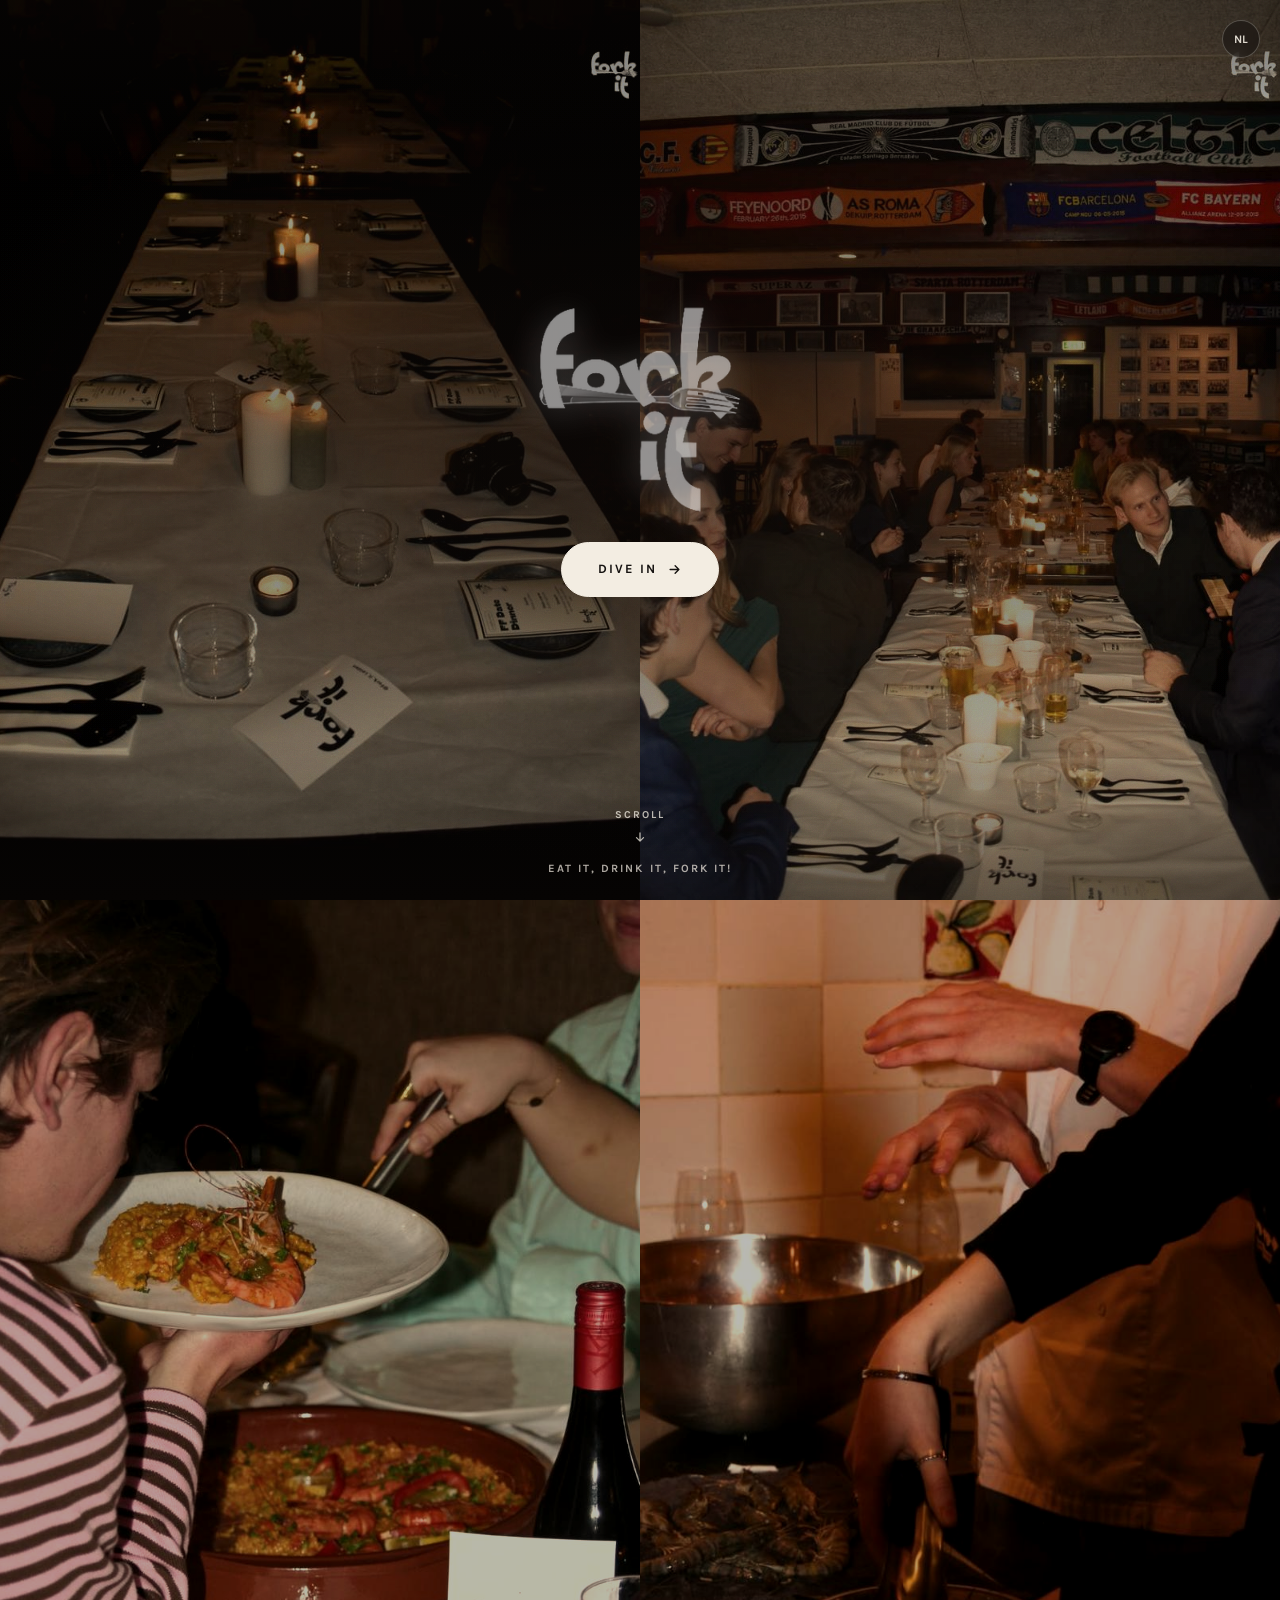
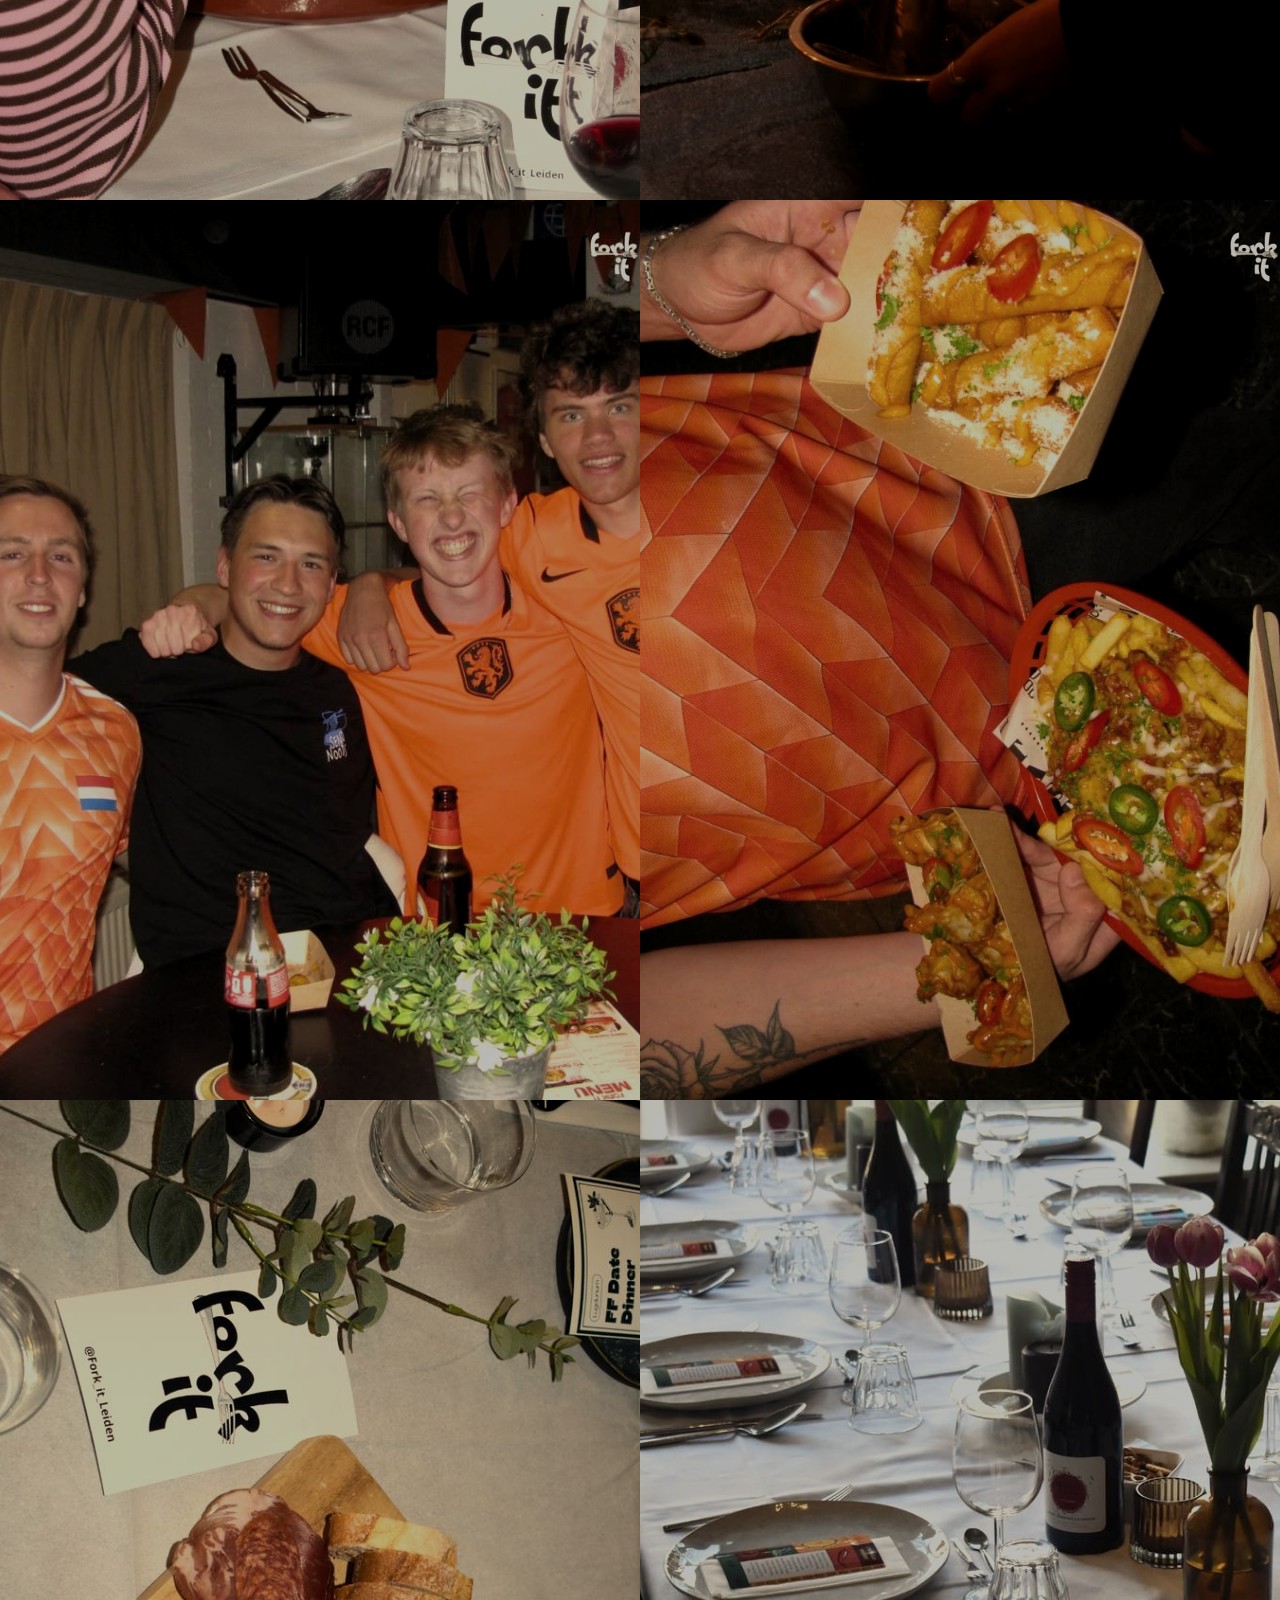
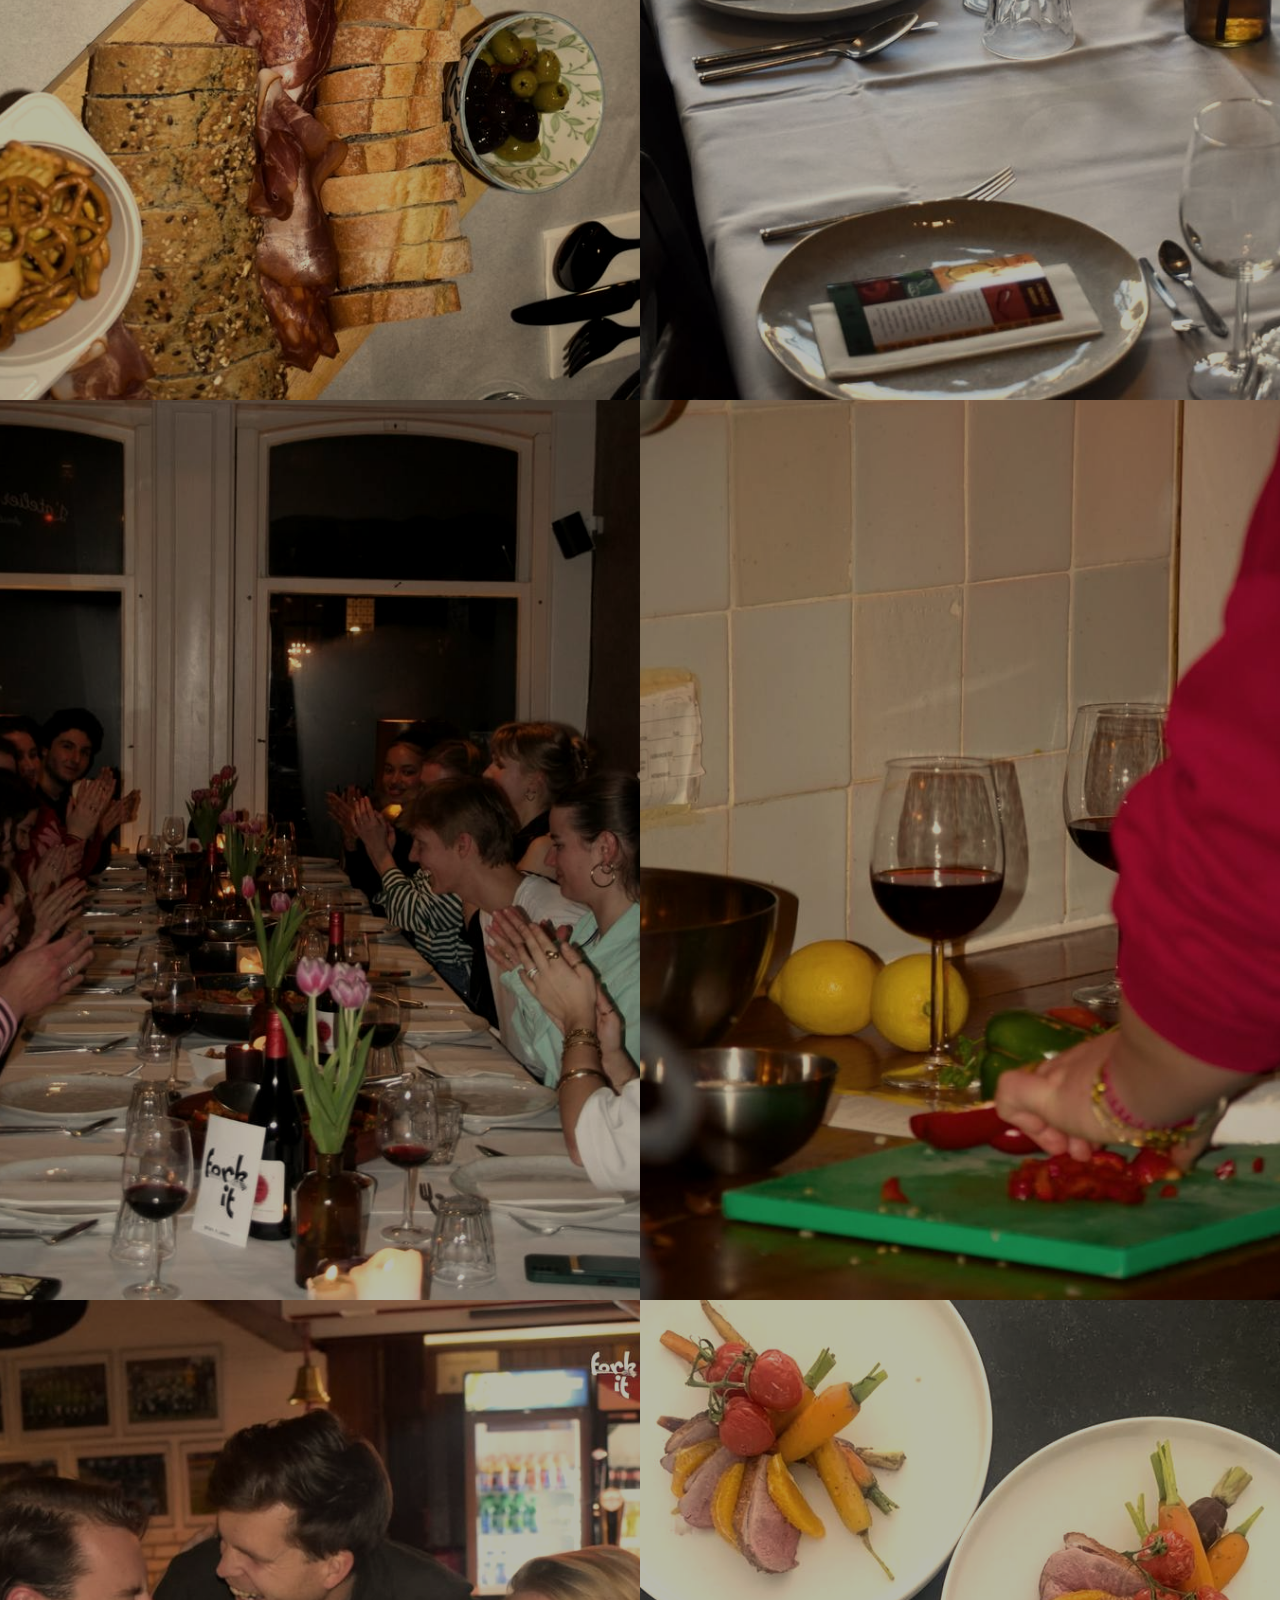
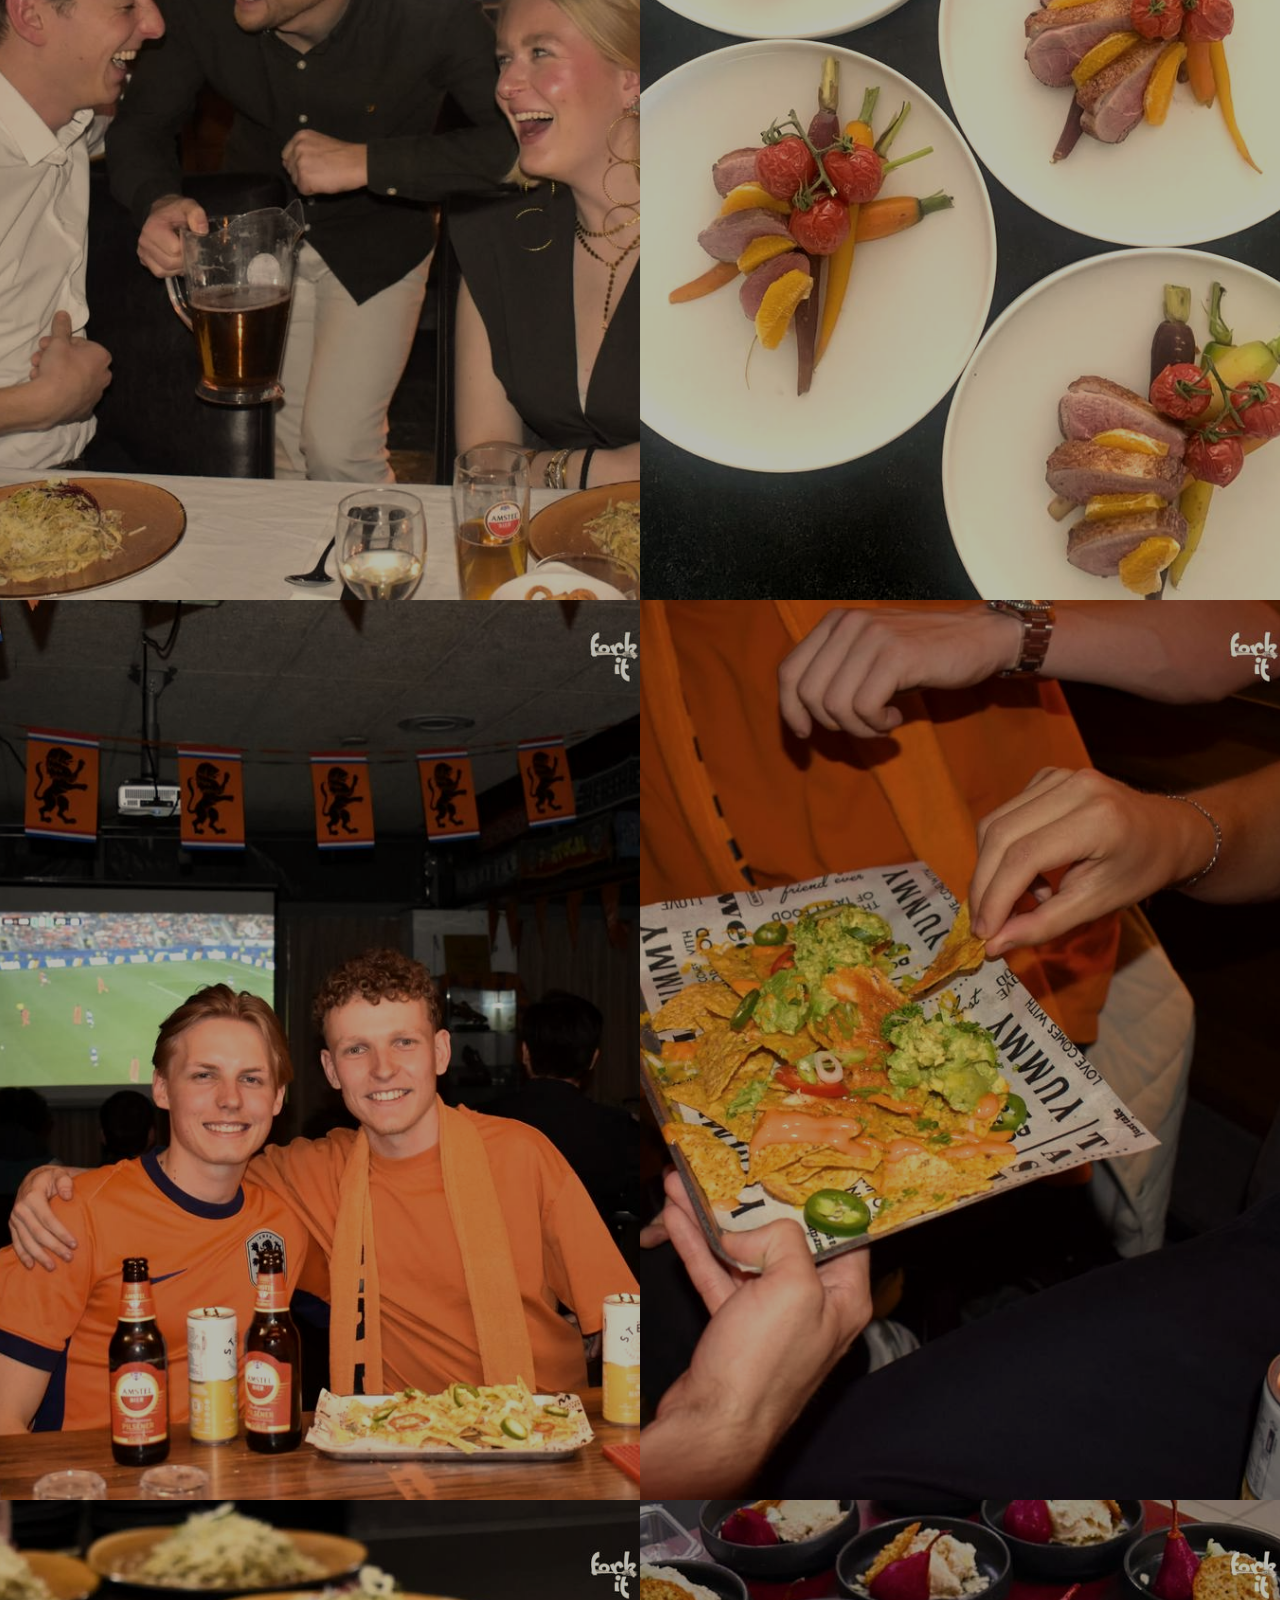
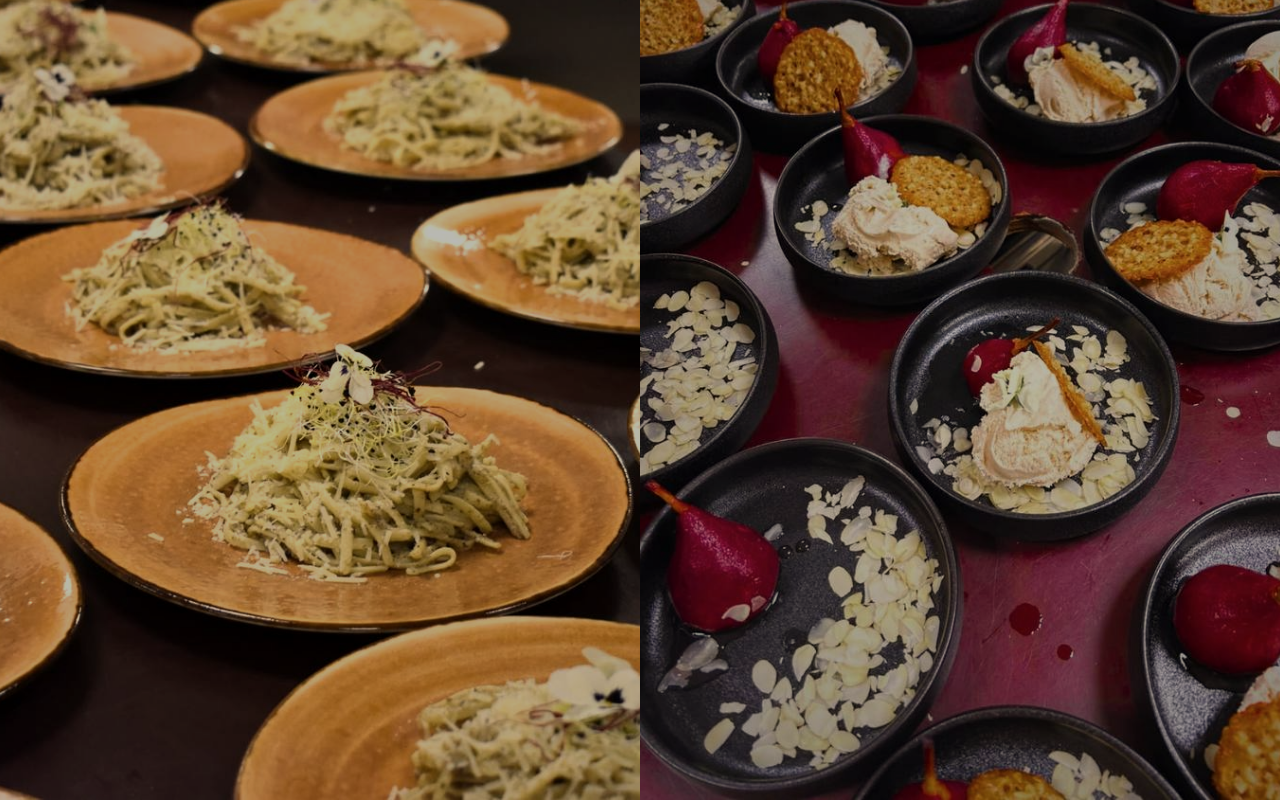
<file: index.html>
<!doctype html>
<html lang="en">
<head>
<meta charset="utf-8">
<meta name="viewport" content="width=device-width, initial-scale=1">
<link rel="icon" href="favicon.ico" sizes="any">
<link rel="icon" type="image/png" sizes="32x32" href="images/favicon-32x32.png">
<link rel="icon" type="image/png" sizes="16x16" href="images/favicon-16x16.png">
<link rel="apple-touch-icon" href="images/apple-touch-icon.png">
<link rel="preconnect" href="https://fonts.googleapis.com">
<link rel="preconnect" href="https://fonts.gstatic.com" crossorigin>
<link rel="preload" as="style" href="https://fonts.googleapis.com/css2?family=Fraunces:ital,opsz,wght@0,9..144,400;0,9..144,600;0,9..144,700;0,9..144,900;1,9..144,500;1,9..144,600&family=Karla:ital,wght@0,400;0,500;0,600;0,700;0,800;1,400&display=swap" onload="this.onload=null;this.rel='stylesheet'">
<noscript><link rel="stylesheet" href="https://fonts.googleapis.com/css2?family=Fraunces:ital,opsz,wght@0,9..144,400;0,9..144,600;0,9..144,700;0,9..144,900;1,9..144,500;1,9..144,600&family=Karla:ital,wght@0,400;0,500;0,600;0,700;0,800;1,400&display=swap"></noscript>
<title>Fork It — Leiden</title>
<meta name="description" content="Fork It — Date Dinners, Private Dinners, Paella Workshops and Borrel Catering in Leiden, Netherlands. Cooked fresh, wherever you are." data-nl-content="Fork It — Date Dinners, Private Dinners, Paella Workshops en Borrel Catering in Leiden. Vers gekookt, waar je ook bent.">
<link rel="canonical" href="https://forkit.nl/">
<meta property="og:type" content="website">
<meta property="og:url" content="https://forkit.nl/">
<meta property="og:site_name" content="Fork It Leiden">
<meta property="og:title" content="Fork It — Leiden">
<meta property="og:description" content="Date Dinners, Private Dinners, Paella Workshops and Borrel Catering — cooked fresh, wherever you are." data-nl-content="Date Dinners, Private Dinners, Paella Workshops en Borrel Catering — vers gekookt, waar je ook bent.">
<meta property="og:image" content="og-image.jpg">
<meta property="og:image:width" content="1200">
<meta property="og:image:height" content="630">
<meta name="twitter:card" content="summary_large_image">
<meta name="twitter:title" content="Fork It — Leiden">
<meta name="twitter:description" content="Date Dinners, Private Dinners, Paella Workshops and Borrel Catering — cooked fresh, wherever you are." data-nl-content="Date Dinners, Private Dinners, Paella Workshops en Borrel Catering — vers gekookt, waar je ook bent.">
<meta name="twitter:image" content="og-image.jpg">
<link rel="stylesheet" href="assets/style.css">
<link rel="stylesheet" href="assets/gate.css">
<link rel="stylesheet" href="assets/vendor/cookieconsent/cookieconsent.css">
<script type="application/ld+json">
{
  "@context": "https://schema.org",
  "@type": "CateringService",
  "name": "Fork It",
  "description": "Date Dinners, Private Dinners, Paella Workshops and Borrel Catering in Leiden, Netherlands. Cooked fresh, wherever you are.",
  "url": "https://forkit.nl/",
  "image": "https://forkit.nl/og-image.jpg",
  "telephone": "+31630036888",
  "email": "Bookings@forkit.nl",
  "address": {
    "@type": "PostalAddress",
    "addressLocality": "Leiden",
    "addressCountry": "NL"
  },
  "areaServed": "Leiden, Netherlands",
  "sameAs": [
    "https://instagram.com/fork_it_leiden"
  ]
}
</script>
</head>
<body>

<h1 class="sr-only">Fork It — Date Dinners, Private Dinners, Paella Workshops &amp; Borrel Catering in Leiden</h1>

<div class="gate-scroll">

  <div class="gate-row">
    <div class="gate-cell"><img src="images/a-long-candlelit-table-set-for-a-forkit-date-din.jpg" alt="A long candlelit Fork It dinner table set for the evening" data-nl-alt="Een lange Fork It dinertafel bij kaarslicht, gedekt voor de avond" loading="eager"></div>
    <div class="gate-cell"><img src="images/guests-seated-at-a-long-forkit-private-dinner-ta.jpg" alt="Guests seated together at a long Fork It private dinner table" data-nl-alt="Gasten samen gezeten aan een lange Fork It private dinner tafel" loading="eager"></div>
  </div>

  <div class="gate-row">
    <div class="gate-cell"><img src="images/a-forkit-paella-plated-with-grilled-prawns-and-a.jpg" alt="A Fork It paella plated with grilled prawns and a glass of wine" data-nl-alt="Een Fork It paella geserveerd met gegrilde garnalen en een glas wijn" loading="lazy"></div>
    <div class="gate-cell"><img src="images/hands-preparing-fresh-prawns-for-a-forkit-paella.jpg" alt="Hands preparing fresh prawns for a Fork It paella" data-nl-alt="Handen die verse garnalen voorbereiden voor een Fork It paella" loading="lazy"></div>
  </div>

  <div class="gate-row">
    <div class="gate-cell"><img src="images/a-group-in-orange-football-shirts-celebrating-wi.jpg" alt="Friends celebrating together with a Fork It borrel spread" data-nl-alt="Vrienden die samen feest vieren met een Fork It borrelplank" loading="lazy"></div>
    <div class="gate-cell"><img src="images/a-loaded-fries-spread-from-a-forkit-borrel-cater.jpg" alt="A loaded fries spread from a Fork It borrel catering" data-nl-alt="Een loaded fries borrelplank van een Fork It borrel catering" loading="lazy"></div>
  </div>

  <div class="gate-row">
    <div class="gate-cell"><img src="images/an-overhead-shot-of-a-charcuterie-board-olives-a.jpg" alt="An overhead shot of a Fork It charcuterie board with a date dinner menu card" data-nl-alt="Een bovenaanzicht van een Fork It charcuterieplank met een date dinner menukaart" loading="lazy"></div>
    <div class="gate-cell"><img src="images/a-candlelit-table-set-with-wine-tulips-and-menu.jpg" alt="A candlelit table set with wine, tulips, and menu cards" data-nl-alt="Een tafel bij kaarslicht gedekt met wijn, tulpen en menukaarten" loading="lazy"></div>
  </div>

  <div class="gate-row">
    <div class="gate-cell"><img src="images/guests-applauding-around-the-table-after-a-paell.jpg" alt="Guests applauding around the table after a Fork It paella workshop" data-nl-alt="Gasten applaudisseren rond de tafel na een Fork It paella workshop" loading="lazy"></div>
    <div class="gate-cell"><img src="images/chopping-fresh-peppers-and-tomato-beside-a-glass.jpg" alt="Chopping fresh peppers and tomato beside a glass of red wine" data-nl-alt="Verse paprika en tomaat snijden naast een glas rode wijn" loading="lazy"></div>
  </div>

  <div class="gate-row">
    <div class="gate-cell"><img src="images/friends-laughing-together-over-dinner-and-a-jug.jpg" alt="Friends laughing together over dinner and a jug of beer" data-nl-alt="Vrienden lachen samen tijdens het eten met een kan bier" loading="lazy"></div>
    <div class="gate-cell"><img src="images/four-plates-of-roasted-duck-breast-ready-to-be-s.jpg" alt="Four plates of roasted duck breast ready to be served" data-nl-alt="Vier borden met gebraden eendenborst, klaar om geserveerd te worden" loading="lazy"></div>
  </div>

  <div class="gate-row">
    <div class="gate-cell"><img src="images/two-friends-celebrating-with-beers-and-nachos-du.jpg" alt="Two friends celebrating with beers and nachos during a football match" data-nl-alt="Twee vrienden vieren feest met bier en nachos tijdens een voetbalwedstrijd" loading="lazy"></div>
    <div class="gate-cell"><img src="images/loaded-nachos-with-guacamole-and-jalape-o-being.jpg" alt="Loaded nachos with guacamole and jalapeño being shared" data-nl-alt="Loaded nachos met guacamole en jalapeño worden gedeeld" loading="lazy"></div>
  </div>

  <div class="gate-row">
    <div class="gate-cell"><img src="images/fresh-pasta-plates-finished-with-edible-flowers.jpg" alt="Fresh pasta plates finished with edible flowers" data-nl-alt="Verse pastaborden afgewerkt met eetbare bloemen" loading="lazy"></div>
    <div class="gate-cell"><img src="images/poached-pear-dessert-with-ice-cream-and-almond-t.jpg" alt="Poached pear dessert with ice cream and almond tuile" data-nl-alt="Gepocheerde perendessert met ijs en amandeltuile" loading="lazy"></div>
  </div>

</div>

<div class="gate-scrim"></div>
<div class="gate-grain"></div>

<button type="button" class="gate-lang-toggle" data-lang-toggle aria-label="Switch to Dutch"><span data-lang-label>NL</span></button>

<div class="gate-overlay">
  <div class="gate-content">
    <img class="gate-logo" src="images/logo.png" alt="Fork It">
    <a class="gate-cta" href="home.html">
      <span data-nl="Ontdek">Dive In</span>
      <svg viewBox="0 0 24 24" fill="none" stroke="currentColor" stroke-width="2.2" stroke-linecap="round" stroke-linejoin="round"><path d="M5 12h14M13 6l6 6-6 6"/></svg>
    </a>
  </div>
</div>

<p class="gate-footer">Eat it, Drink it, Fork it!</p>

<div class="gate-scroll-hint" id="gateScrollHint">
  <span data-nl="Scroll">Scroll</span>
  <svg viewBox="0 0 24 24" fill="none" stroke="currentColor" stroke-width="2.2" stroke-linecap="round" stroke-linejoin="round"><path d="M12 5v14M6 13l6 6 6-6"/></svg>
</div>

<script src="assets/vendor/cookieconsent/cookieconsent.umd.js"></script>
<script src="assets/analytics-config.js"></script>
<script src="assets/analytics-consent.js"></script>
<script src="assets/analytics-events.js"></script>
<script src="assets/site.js"></script>
<script src="assets/i18n.js"></script>
</body>
</html>
</file>
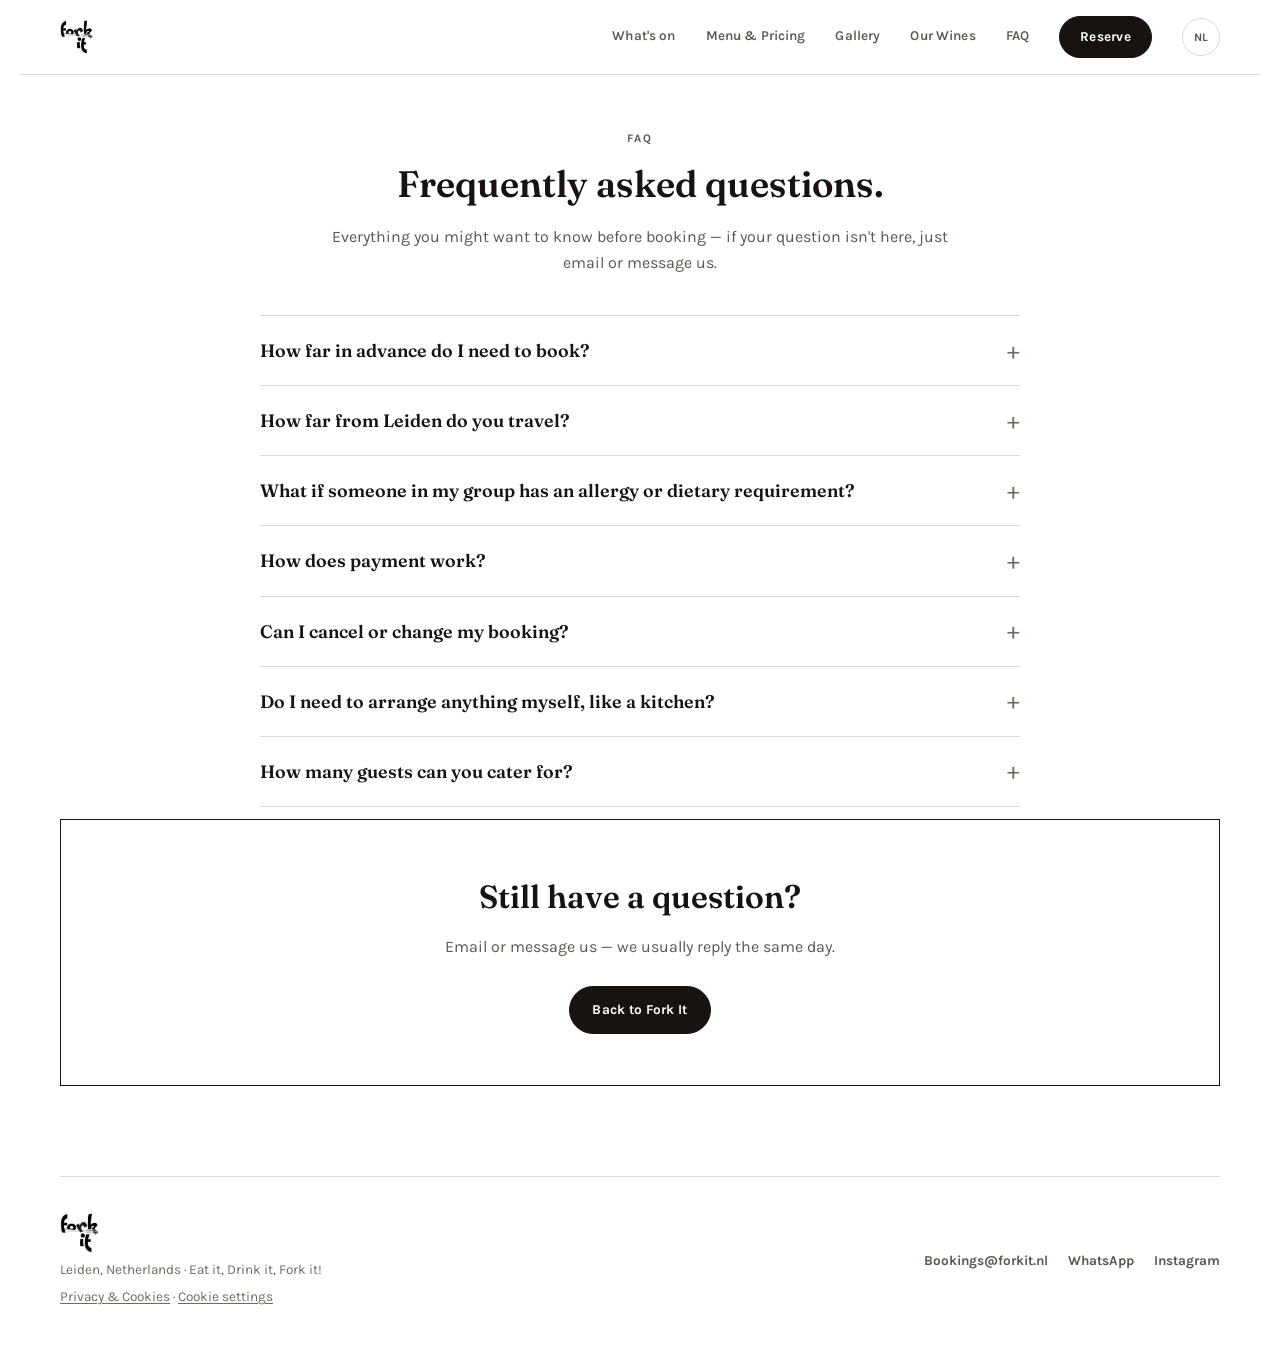
<file: faq.html>
<!doctype html>
<html lang="en">
<head>
<meta charset="utf-8">
<meta name="viewport" content="width=device-width, initial-scale=1">
<link rel="icon" href="favicon.ico" sizes="any">
<link rel="icon" type="image/png" sizes="32x32" href="images/favicon-32x32.png">
<link rel="icon" type="image/png" sizes="16x16" href="images/favicon-16x16.png">
<link rel="apple-touch-icon" href="images/apple-touch-icon.png">
<link rel="preconnect" href="https://fonts.googleapis.com">
<link rel="preconnect" href="https://fonts.gstatic.com" crossorigin>
<link rel="preload" as="style" href="https://fonts.googleapis.com/css2?family=Fraunces:ital,opsz,wght@0,9..144,400;0,9..144,600;0,9..144,700;0,9..144,900;1,9..144,500;1,9..144,600&family=Karla:ital,wght@0,400;0,500;0,600;0,700;0,800;1,400&display=swap" onload="this.onload=null;this.rel='stylesheet'">
<noscript><link rel="stylesheet" href="https://fonts.googleapis.com/css2?family=Fraunces:ital,opsz,wght@0,9..144,400;0,9..144,600;0,9..144,700;0,9..144,900;1,9..144,500;1,9..144,600&family=Karla:ital,wght@0,400;0,500;0,600;0,700;0,800;1,400&display=swap"></noscript>
<title>FAQ — Fork It Leiden</title>
<meta name="description" content="Answers to common questions about booking Fork It — lead times, allergies and dietary wishes, our service area, payment and cancellations." data-nl-content="Antwoorden op veelgestelde vragen over het boeken van Fork It &mdash; boekingstermijn, allergie&euml;n en dieetwensen, werkgebied, betaling en annuleren.">
<link rel="canonical" href="https://forkit.nl/faq.html">
<meta property="og:type" content="website">
<meta property="og:url" content="https://forkit.nl/faq.html">
<meta property="og:site_name" content="Fork It Leiden">
<meta property="og:title" content="FAQ — Fork It Leiden">
<meta property="og:description" content="Answers to common questions about booking Fork It — lead times, allergies, service area, payment and cancellations." data-nl-content="Antwoorden op veelgestelde vragen over het boeken van Fork It &mdash; boekingstermijn, allergie&euml;n, werkgebied, betaling en annuleren.">
<meta property="og:image" content="og-image.jpg">
<meta property="og:image:width" content="1200">
<meta property="og:image:height" content="630">
<meta name="twitter:card" content="summary_large_image">
<meta name="twitter:title" content="FAQ — Fork It Leiden">
<meta name="twitter:description" content="Answers to common questions about booking Fork It — lead times, allergies, service area, payment and cancellations." data-nl-content="Antwoorden op veelgestelde vragen over het boeken van Fork It &mdash; boekingstermijn, allergie&euml;n, werkgebied, betaling en annuleren.">
<meta name="twitter:image" content="og-image.jpg">
<link rel="stylesheet" href="assets/style.css">
<link rel="stylesheet" href="assets/faq.css">
<link rel="stylesheet" href="assets/newsletter-popup.css">
<link rel="stylesheet" href="assets/vendor/cookieconsent/cookieconsent.css">
<script type="application/ld+json">
{
  "@context": "https://schema.org",
  "@type": "FAQPage",
  "mainEntity": [
    {
      "@type": "Question",
      "name": "How far in advance do I need to book?",
      "acceptedAnswer": { "@type": "Answer", "text": "Book at least 1 week in advance. For larger or more involved events, like a Private Dinner with a fully personalised menu, we recommend reaching out a bit earlier so there's enough time for planning and sourcing ingredients." }
    },
    {
      "@type": "Question",
      "name": "How far from Leiden do you travel?",
      "acceptedAnswer": { "@type": "Answer", "text": "We cook anywhere in South Holland (Zuid-Holland) — Leiden and the surrounding region, as well as further out toward The Hague, Rotterdam or Amsterdam. Not sure if your location is covered? Just ask." }
    },
    {
      "@type": "Question",
      "name": "What if someone in my group has an allergy or dietary requirement?",
      "acceptedAnswer": { "@type": "Answer", "text": "Our Date Dinner's seasonal menu is fixed, but we can make exceptions if one or two guests in your group have an allergy. For a Private Dinner, we build the menu fully around you, so we can always accommodate allergies and dietary wishes there. Either way, let us know when you book so we can see what's possible." }
    },
    {
      "@type": "Question",
      "name": "How does payment work?",
      "acceptedAnswer": { "@type": "Answer", "text": "You pay the full amount upfront, when you confirm your booking." }
    },
    {
      "@type": "Question",
      "name": "Can I cancel or change my booking?",
      "acceptedAnswer": { "@type": "Answer", "text": "Cancel up to 3 days before your event and you'll get a full refund. After that, refunds unfortunately aren't possible anymore — get in touch and we'll look at the options together." }
    },
    {
      "@type": "Question",
      "name": "Do I need to arrange anything myself, like a kitchen?",
      "acceptedAnswer": { "@type": "Answer", "text": "We bring most things ourselves — tableware, ingredients and cooking equipment. For Private Dinners we cook in your own space, so you'll need a kitchen and stove we can use. Not sure if your space works? Let us know and we'll figure it out together." }
    },
    {
      "@type": "Question",
      "name": "How many guests can you cater for?",
      "acceptedAnswer": { "@type": "Answer", "text": "It varies by event — our Paella Workshops, for example, start from 5 guests, while a Date Dinner or Private Dinner can work for a smaller group too. Not sure if your headcount fits? Send us a message and we'll see what's possible." }
    }
  ]
}
</script>
</head>
<body>
<header>
  <div class="nav">
    <a class="logo" href="home.html">
      <img class="logo-mark" src="images/logo.png" alt="Fork It">
    </a>
    <nav class="navlinks">
      <a class="hide-mobile" href="home.html#menu" data-nl="Wat we bieden">What's on</a>
      <a class="hide-mobile" href="menu.html" data-nl="Menu &amp; Prijzen">Menu &amp; Pricing</a>
      <a class="hide-mobile" href="gallery.html" data-nl="Galerij">Gallery</a>
      <a class="hide-mobile" href="wines.html" data-nl="Onze Wijnen">Our Wines</a>
      <a class="hide-mobile" href="faq.html" data-nl="Veelgestelde vragen">FAQ</a>
      <a class="btn btn-dark" href="home.html#book" data-track="book_click" data-location="nav" data-nl="Reserveren">Reserve</a>
      <button type="button" class="lang-toggle" data-lang-toggle aria-label="Switch to Dutch"><span data-lang-label>NL</span></button>
      <button type="button" class="nav-toggle" aria-label="Open menu" data-nl-aria-label="Menu openen" aria-expanded="false" aria-controls="mobileNav">
        <span class="nav-toggle-bar"></span>
        <span class="nav-toggle-bar"></span>
        <span class="nav-toggle-bar"></span>
      </button>
    </nav>
  </div>
  <nav class="mobile-nav" id="mobileNav" hidden>
    <a href="home.html#menu" data-nl="Wat we bieden">What's on</a>
    <a href="menu.html" data-nl="Menu &amp; Prijzen">Menu &amp; Pricing</a>
    <a href="gallery.html" data-nl="Galerij">Gallery</a>
    <a href="wines.html" data-nl="Onze Wijnen">Our Wines</a>
    <a href="faq.html" data-nl="Veelgestelde vragen">FAQ</a>
  </nav>
</header>

<main class="wrap">
  <div class="page-content">

    <div class="section-head">
      <p class="eyebrow" data-nl="Veelgestelde vragen">FAQ</p>
      <h1 data-nl="Veelgestelde vragen.">Frequently asked questions.</h1>
      <p data-nl-html="Alles wat je wilt weten voor je boekt &mdash; staat je vraag er niet bij, mail of app ons gerust.">Everything you might want to know before booking &mdash; if your question isn't here, just email or message us.</p>
    </div>

    <div class="faq-list">

      <details class="faq-item">
        <summary data-nl="Hoe ver van tevoren moet ik boeken?">How far in advance do I need to book?</summary>
        <div class="faq-answer">
          <p data-nl-html="Boek minimaal 1 week van tevoren. Voor grotere of uitgebreidere events &mdash; zoals een Private Dinner met een volledig persoonlijk menu &mdash; raden we aan iets eerder contact op te nemen, zodat er genoeg tijd is voor planning en inkoop.">Book at least 1 week in advance. For larger or more involved events &mdash; like a Private Dinner with a fully personalised menu &mdash; we recommend reaching out a bit earlier so there&rsquo;s enough time for planning and sourcing ingredients.</p>
        </div>
      </details>

      <details class="faq-item">
        <summary data-nl="Tot hoever rondom Leiden komen jullie koken?">How far from Leiden do you travel?</summary>
        <div class="faq-answer">
          <p data-nl-html="We koken in heel Zuid-Holland &mdash; dus Leiden en de directe omgeving, maar ook verder richting Den Haag, Rotterdam of Amsterdam. Twijfel je of jouw locatie binnen bereik is? Stuur ons gerust een bericht.">We cook anywhere in South Holland (Zuid-Holland) &mdash; Leiden and the surrounding region, as well as further out toward The Hague, Rotterdam or Amsterdam. Not sure if your location is covered? Just ask.</p>
        </div>
      </details>

      <details class="faq-item">
        <summary data-nl="Wat als iemand in mijn gezelschap een allergie of dieetwens heeft?">What if someone in my group has an allergy or dietary requirement?</summary>
        <div class="faq-answer">
          <p data-nl-html="Het seizoensmenu van onze Date Dinner ligt vast, maar we kunnen uitzonderingen maken als 1 of 2 gasten in je gezelschap een allergie hebben. Bij een Private Dinner stellen we het menu volledig op maat samen, dus daar houden we altijd rekening met allergie&euml;n en dieetwensen. Geef het sowieso bij het boeken door, dan kijken we samen wat mogelijk is.">Our Date Dinner&rsquo;s seasonal menu is fixed, but we can make exceptions if one or two guests in your group have an allergy. For a Private Dinner, we build the menu fully around you, so we can always accommodate allergies and dietary wishes there. Either way, let us know when you book so we can see what&rsquo;s possible.</p>
        </div>
      </details>

      <details class="faq-item">
        <summary data-nl="Hoe werkt de betaling?">How does payment work?</summary>
        <div class="faq-answer">
          <p data-nl="Je betaalt het volledige bedrag vooraf, bij het bevestigen van je boeking.">You pay the full amount upfront, when you confirm your booking.</p>
        </div>
      </details>

      <details class="faq-item">
        <summary data-nl="Kan ik annuleren of mijn boeking wijzigen?">Can I cancel or change my booking?</summary>
        <div class="faq-answer">
          <p data-nl-html="Annuleer je tot 3 dagen voor je evenement? Dan krijg je het volledige bedrag terug. Annuleer je daarna, dan is terugbetaling van het volledige bedrag helaas niet meer mogelijk &mdash; neem contact met ons op, dan kijken we samen naar de mogelijkheden.">Cancel up to 3 days before your event and you&rsquo;ll get a full refund. After that, a full refund unfortunately isn&rsquo;t possible anymore &mdash; get in touch and we&rsquo;ll look at the options together.</p>
        </div>
      </details>

      <details class="faq-item">
        <summary data-nl="Moet ik zelf iets regelen, zoals een keuken?">Do I need to arrange anything myself, like a kitchen?</summary>
        <div class="faq-answer">
          <p data-nl-html="We nemen het meeste zelf mee &mdash; servies, ingredi&euml;nten en kookgerei. Voor Private Dinners koken we in jouw eigen ruimte, dus daar heb je een keuken en kookplaat nodig die we kunnen gebruiken. Twijfel je of jouw ruimte geschikt is? Laat het ons weten, dan denken we mee.">We bring most things ourselves &mdash; tableware, ingredients and cooking equipment. For Private Dinners we cook in your own space, so you&rsquo;ll need a kitchen and stove we can use. Not sure if your space works? Let us know and we&rsquo;ll figure it out together.</p>
        </div>
      </details>

      <details class="faq-item">
        <summary data-nl="Hoeveel gasten kunnen jullie aan?">How many guests can you cater for?</summary>
        <div class="faq-answer">
          <p data-nl-html="Dat verschilt per event &mdash; onze Paella Workshops zijn bijvoorbeeld vanaf 5 gasten, terwijl een Date Dinner of Private Dinner ook voor een kleiner gezelschap kan. Twijfel je of jouw aantal gasten past? Stuur ons een bericht, dan kijken we wat mogelijk is.">It varies by event &mdash; our Paella Workshops, for example, start from 5 guests, while a Date Dinner or Private Dinner can work for a smaller group too. Not sure if your headcount fits? Send us a message and we&rsquo;ll see what&rsquo;s possible.</p>
        </div>
      </details>

    </div>

    <div class="detail-cta" style="margin-top:12px;">
      <h2 data-nl="Staat je vraag er niet bij?">Still have a question?</h2>
      <p data-nl-html="Mail of app ons &mdash; we reageren meestal dezelfde dag.">Email or message us &mdash; we usually reply the same day.</p>
      <a href="home.html#book" class="btn btn-dark" data-nl="Terug naar Fork It">Back to Fork It</a>
    </div>

  </div>
</main>

<footer class="wrap">
  <div class="foot-left">
    <a class="logo" href="home.html">
      <img class="logo-mark" loading="lazy" src="images/logo.png" alt="Fork It">
    </a>
    <p><span data-nl="Leiden, Nederland">Leiden, Netherlands</span> &middot; Eat it, Drink it, Fork it!</p>
    <p class="foot-legal"><a href="privacy.html">Privacy &amp; Cookies</a> &middot; <button type="button" data-cc="show-preferencesModal" data-nl="Cookie-instellingen">Cookie settings</button></p>
  </div>
  <div class="foot-right">
    <a href="mailto:Bookings@forkit.nl" data-track="contact_click" data-method="email">Bookings@forkit.nl</a>
    <a href="https://wa.me/31630036888" target="_blank" rel="noopener" data-track="contact_click" data-method="whatsapp">WhatsApp</a>
    <a href="https://instagram.com/fork_it_leiden" target="_blank" rel="noopener" data-track="contact_click" data-method="instagram">Instagram</a>
  </div>
</footer>

<script src="assets/vendor/cookieconsent/cookieconsent.umd.js"></script>
<script src="assets/analytics-config.js"></script>
<script src="assets/analytics-consent.js"></script>
<script src="assets/analytics-events.js"></script>
<script src="assets/site.js"></script>
<script src="assets/i18n.js"></script>
<script src="assets/newsletter-popup.js"></script>
</body>
</html>
</file>
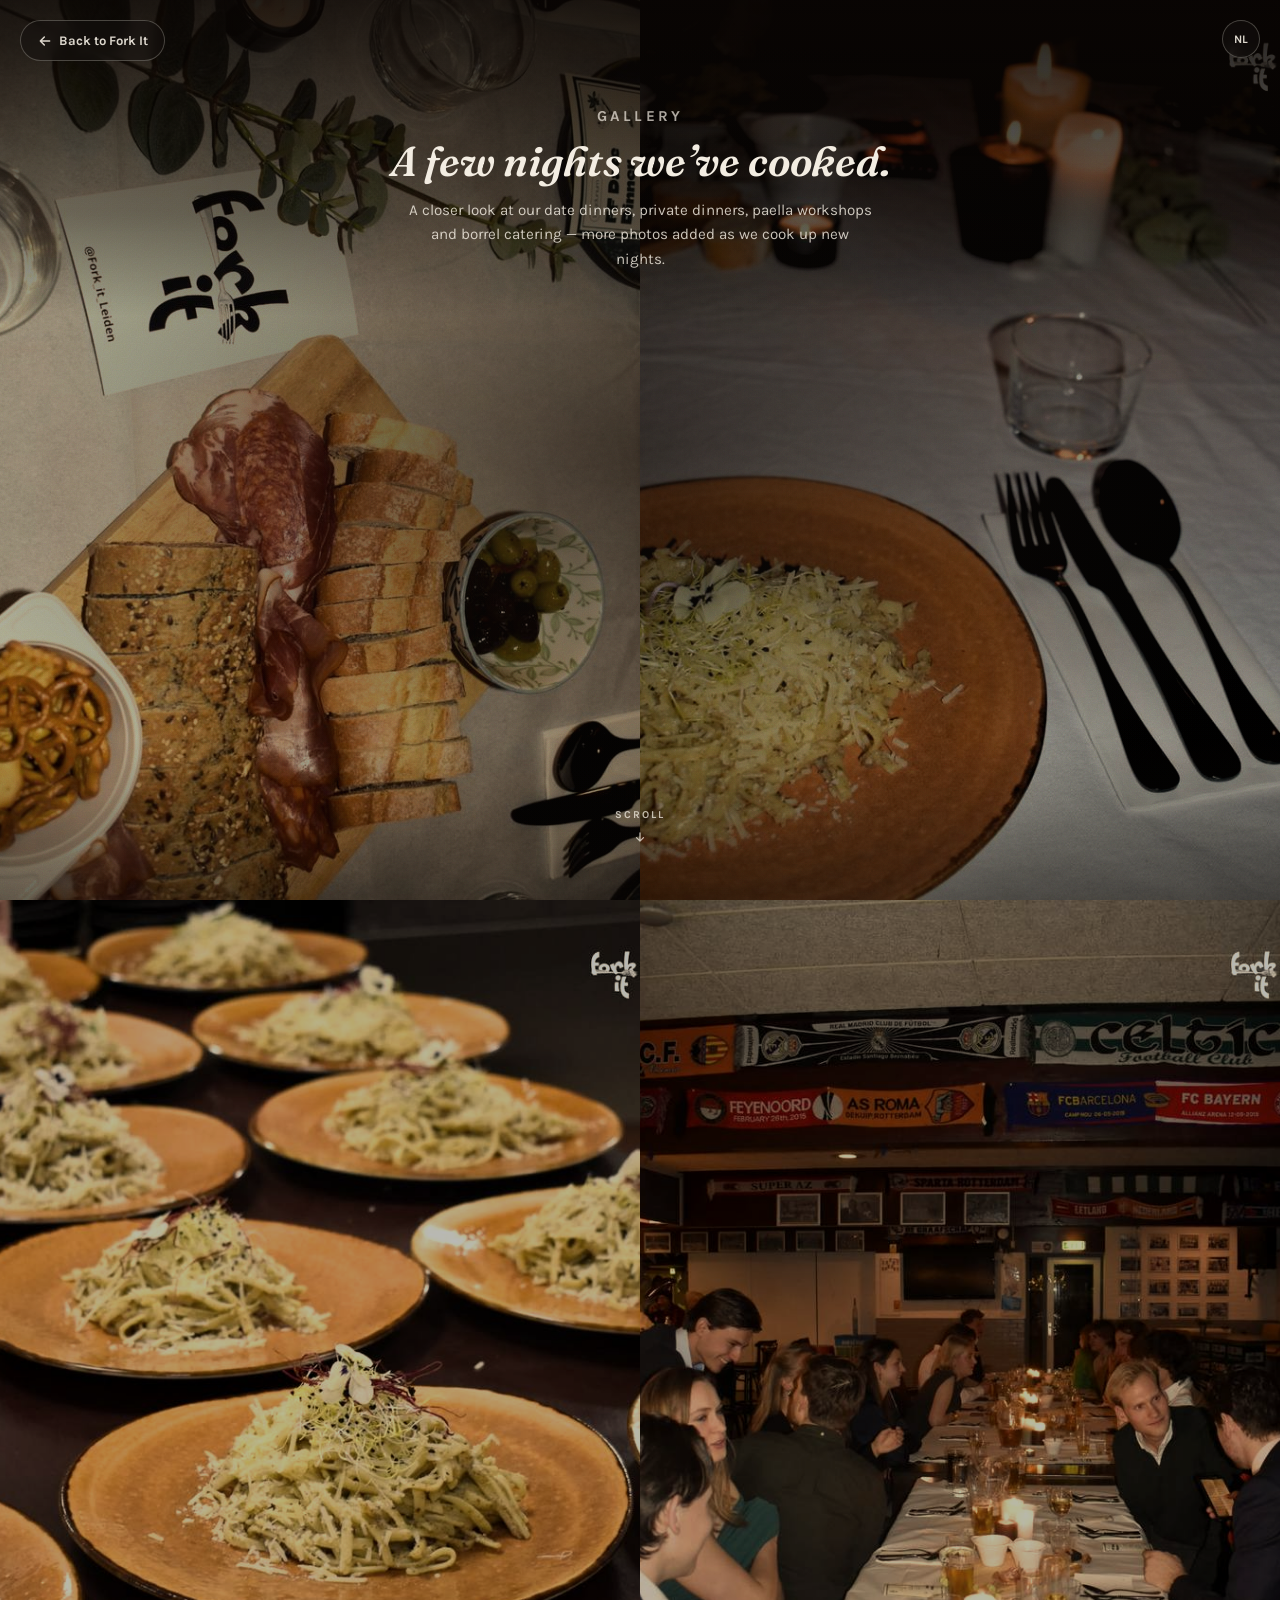
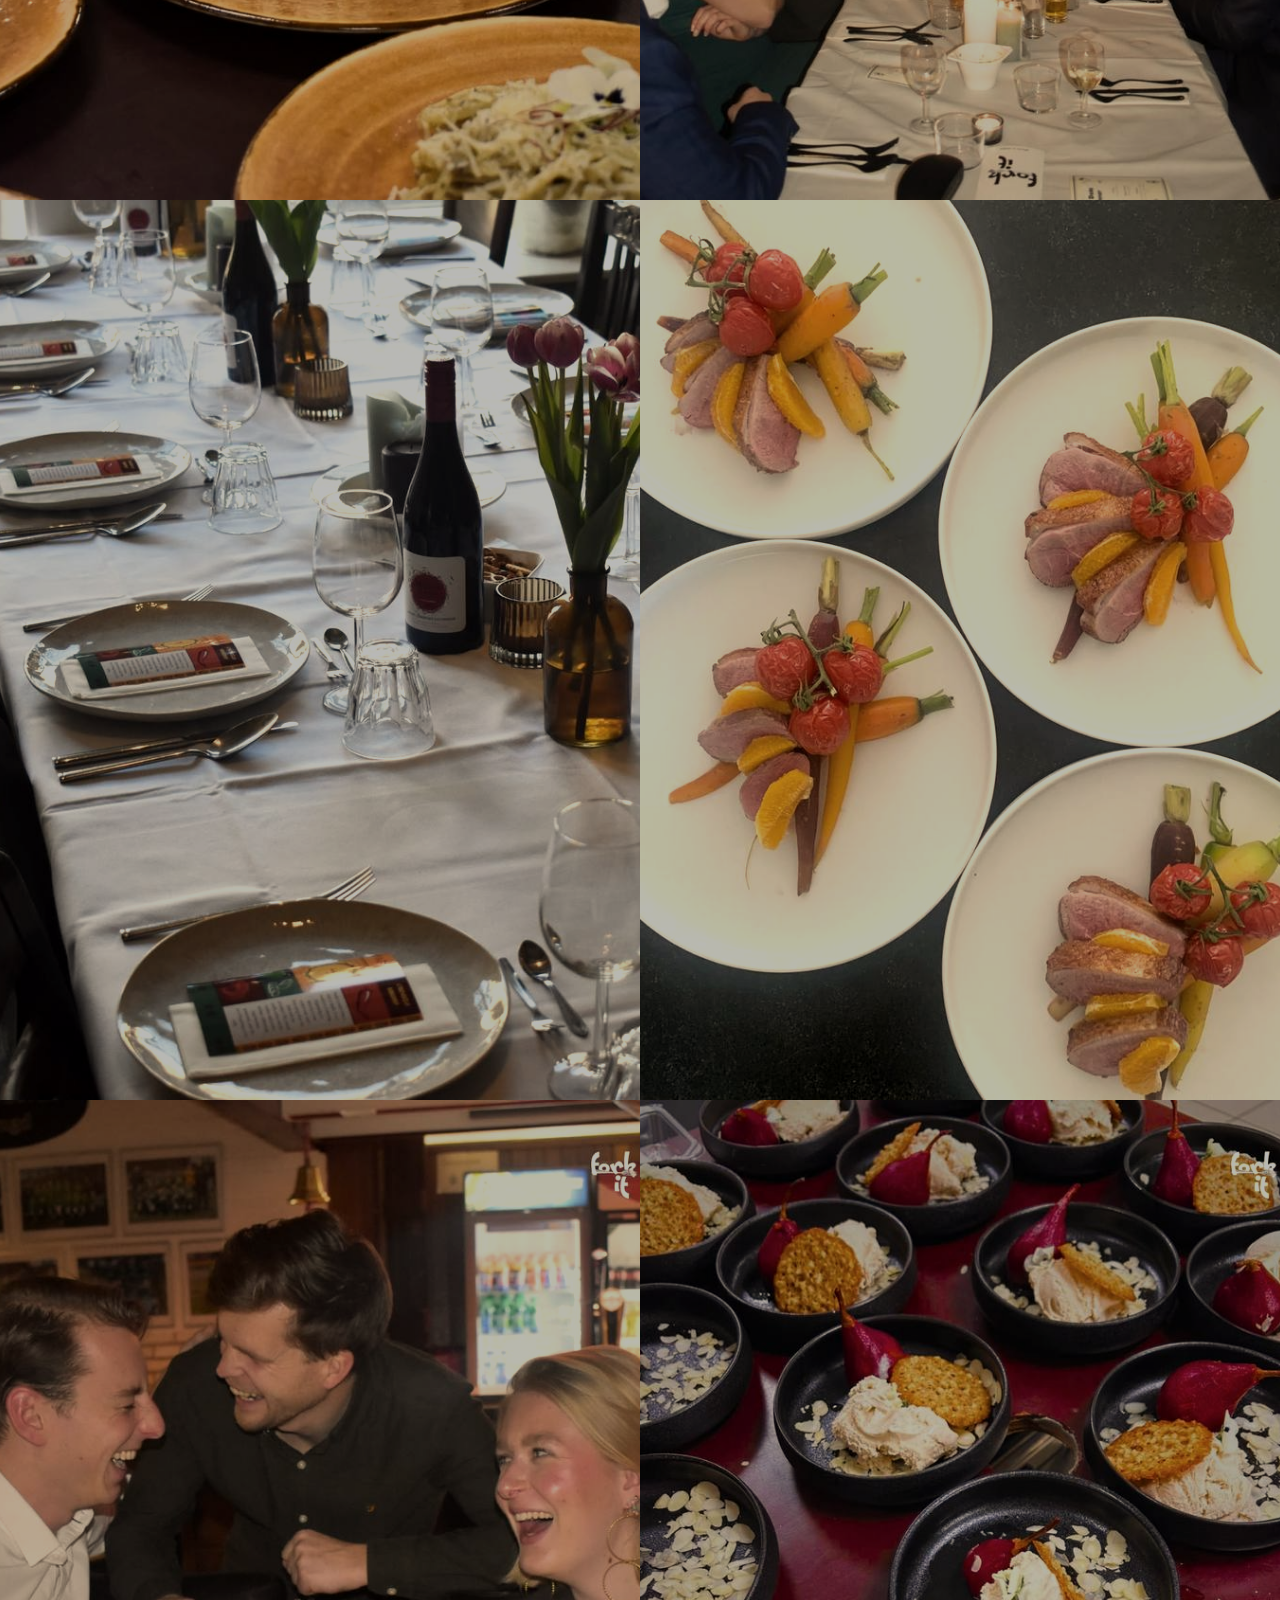
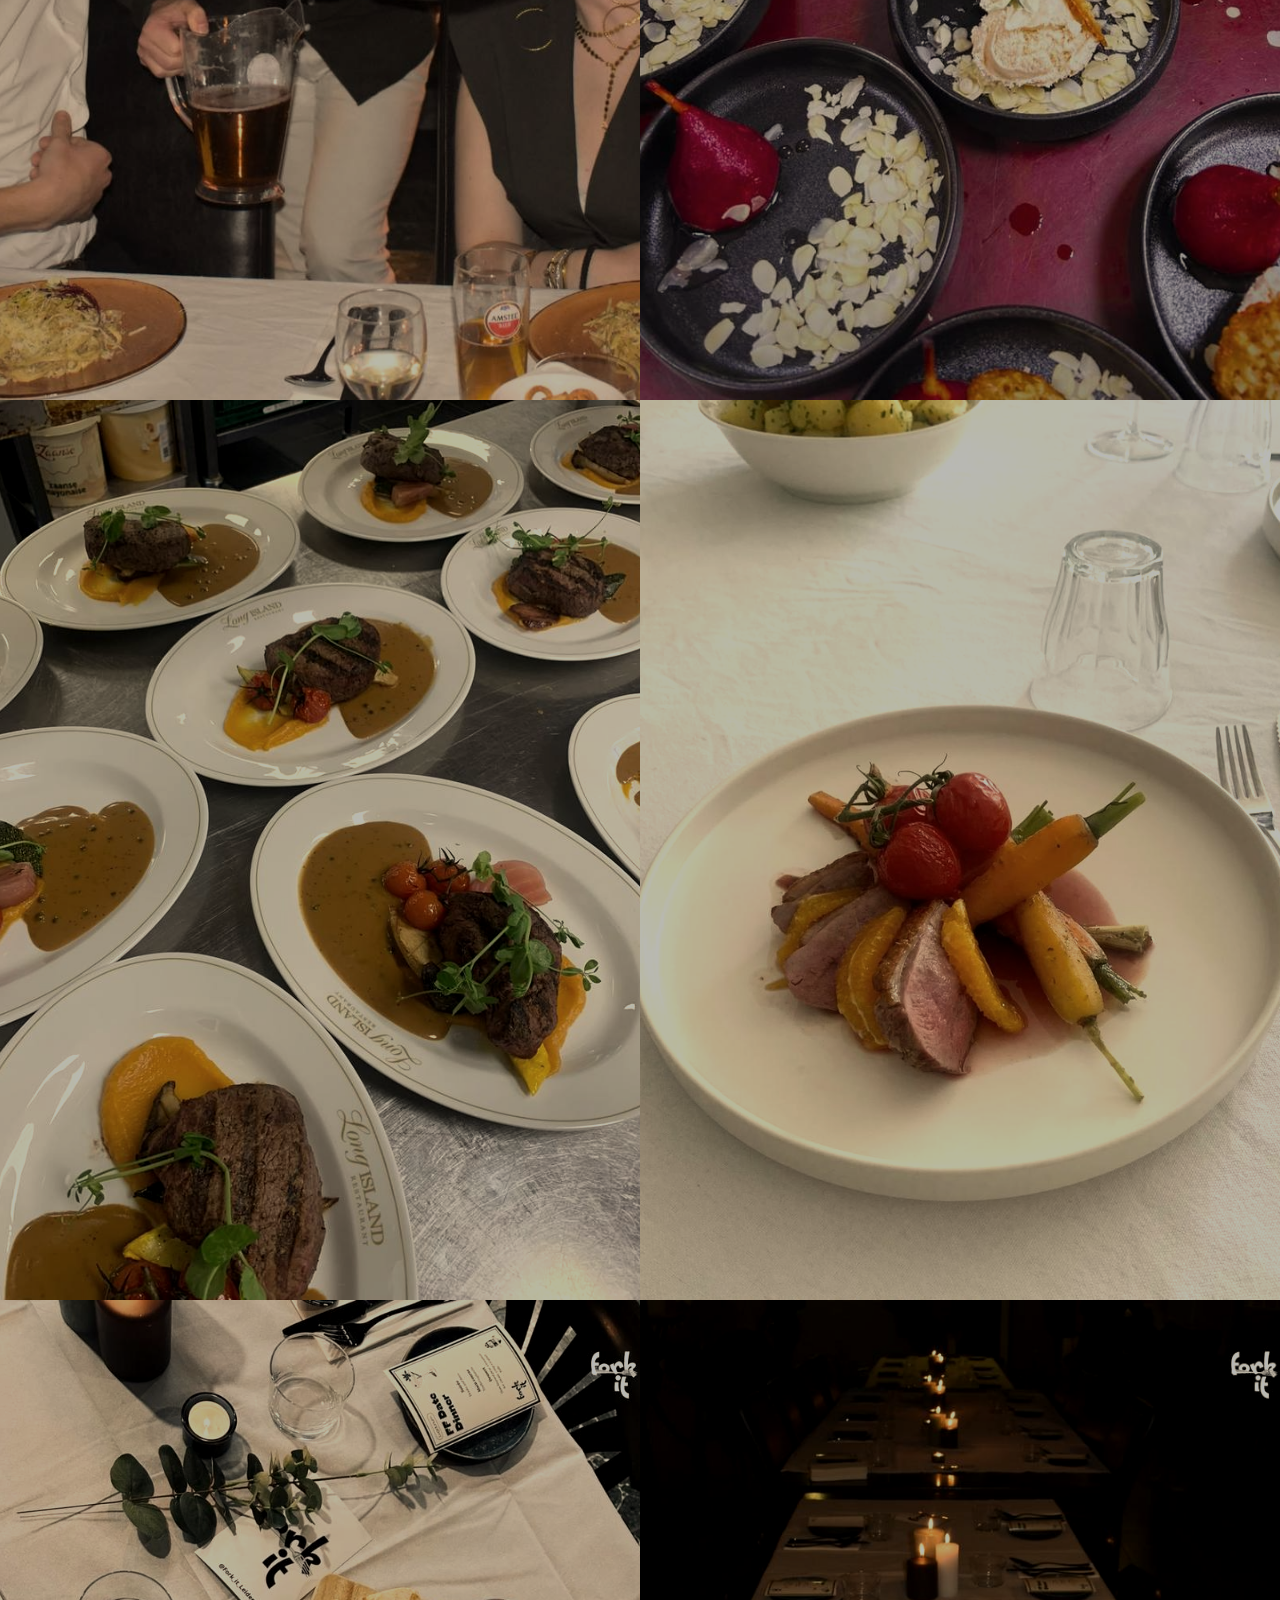
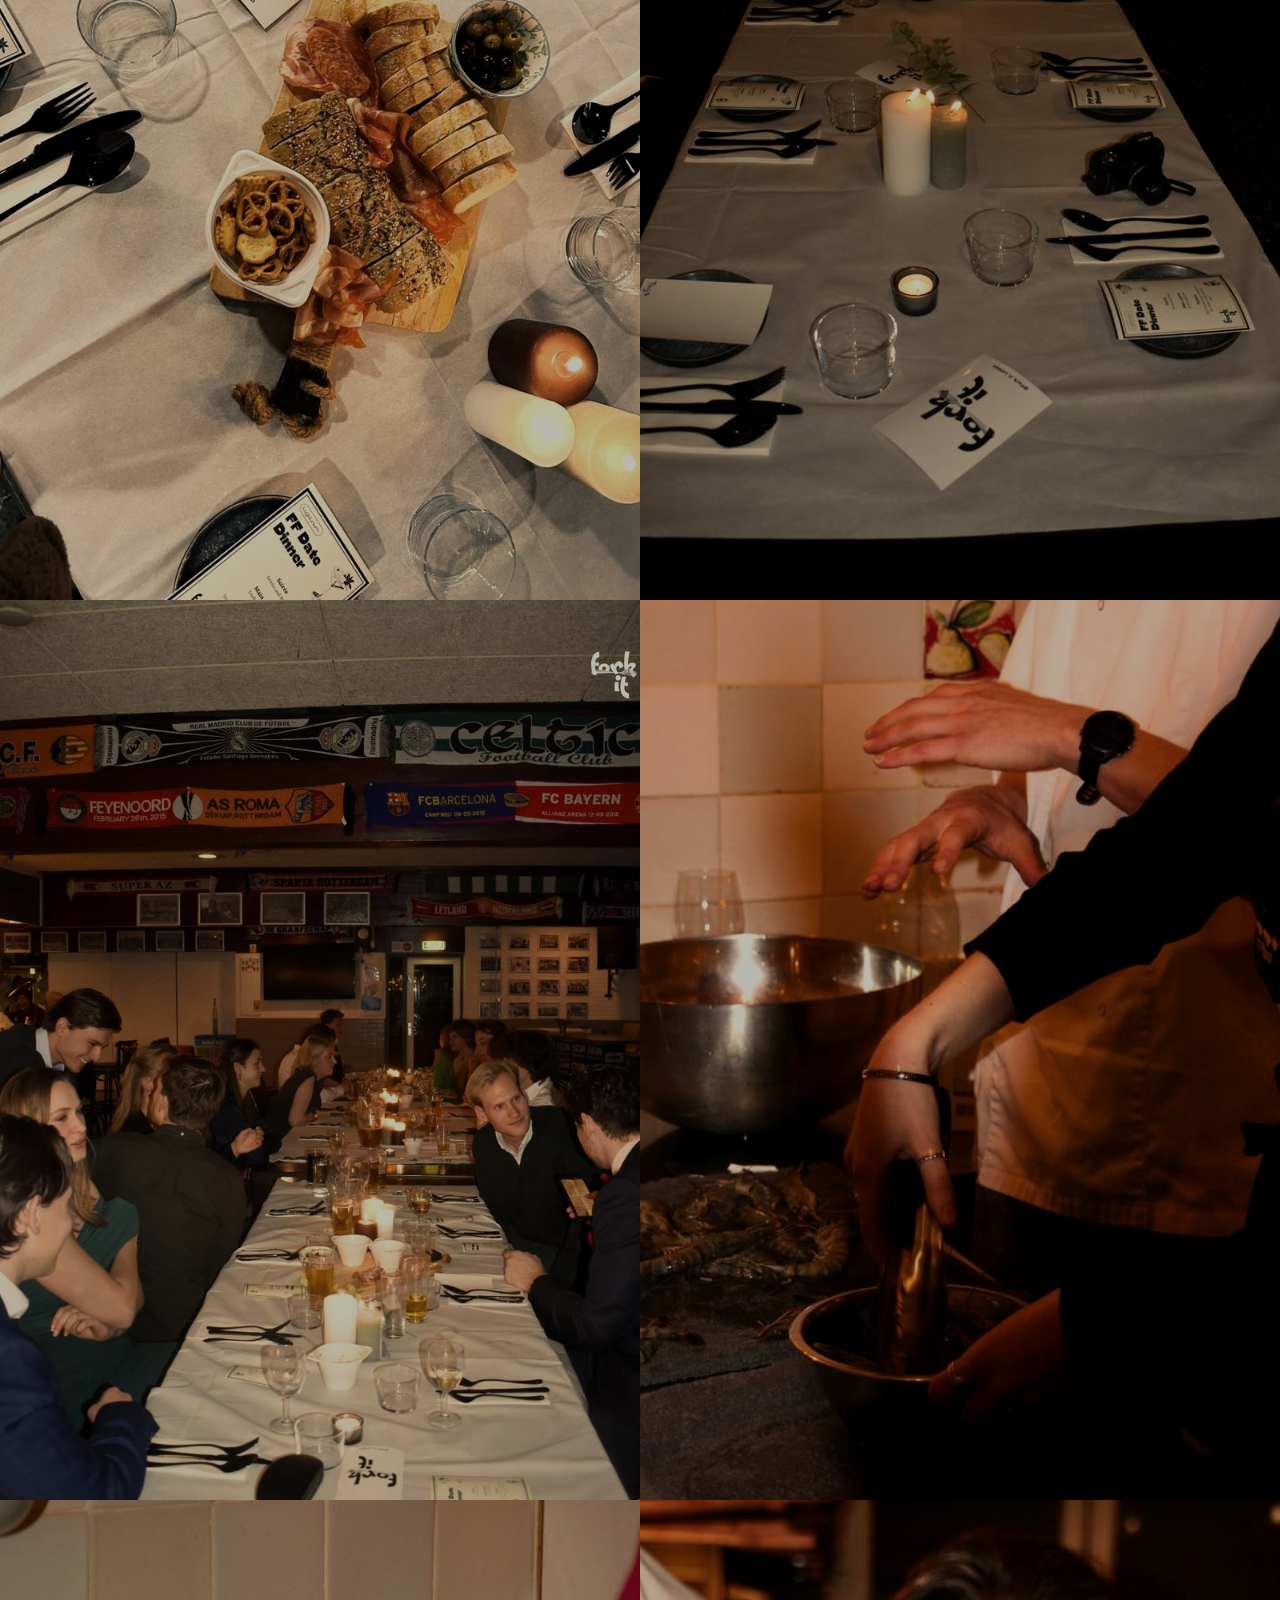
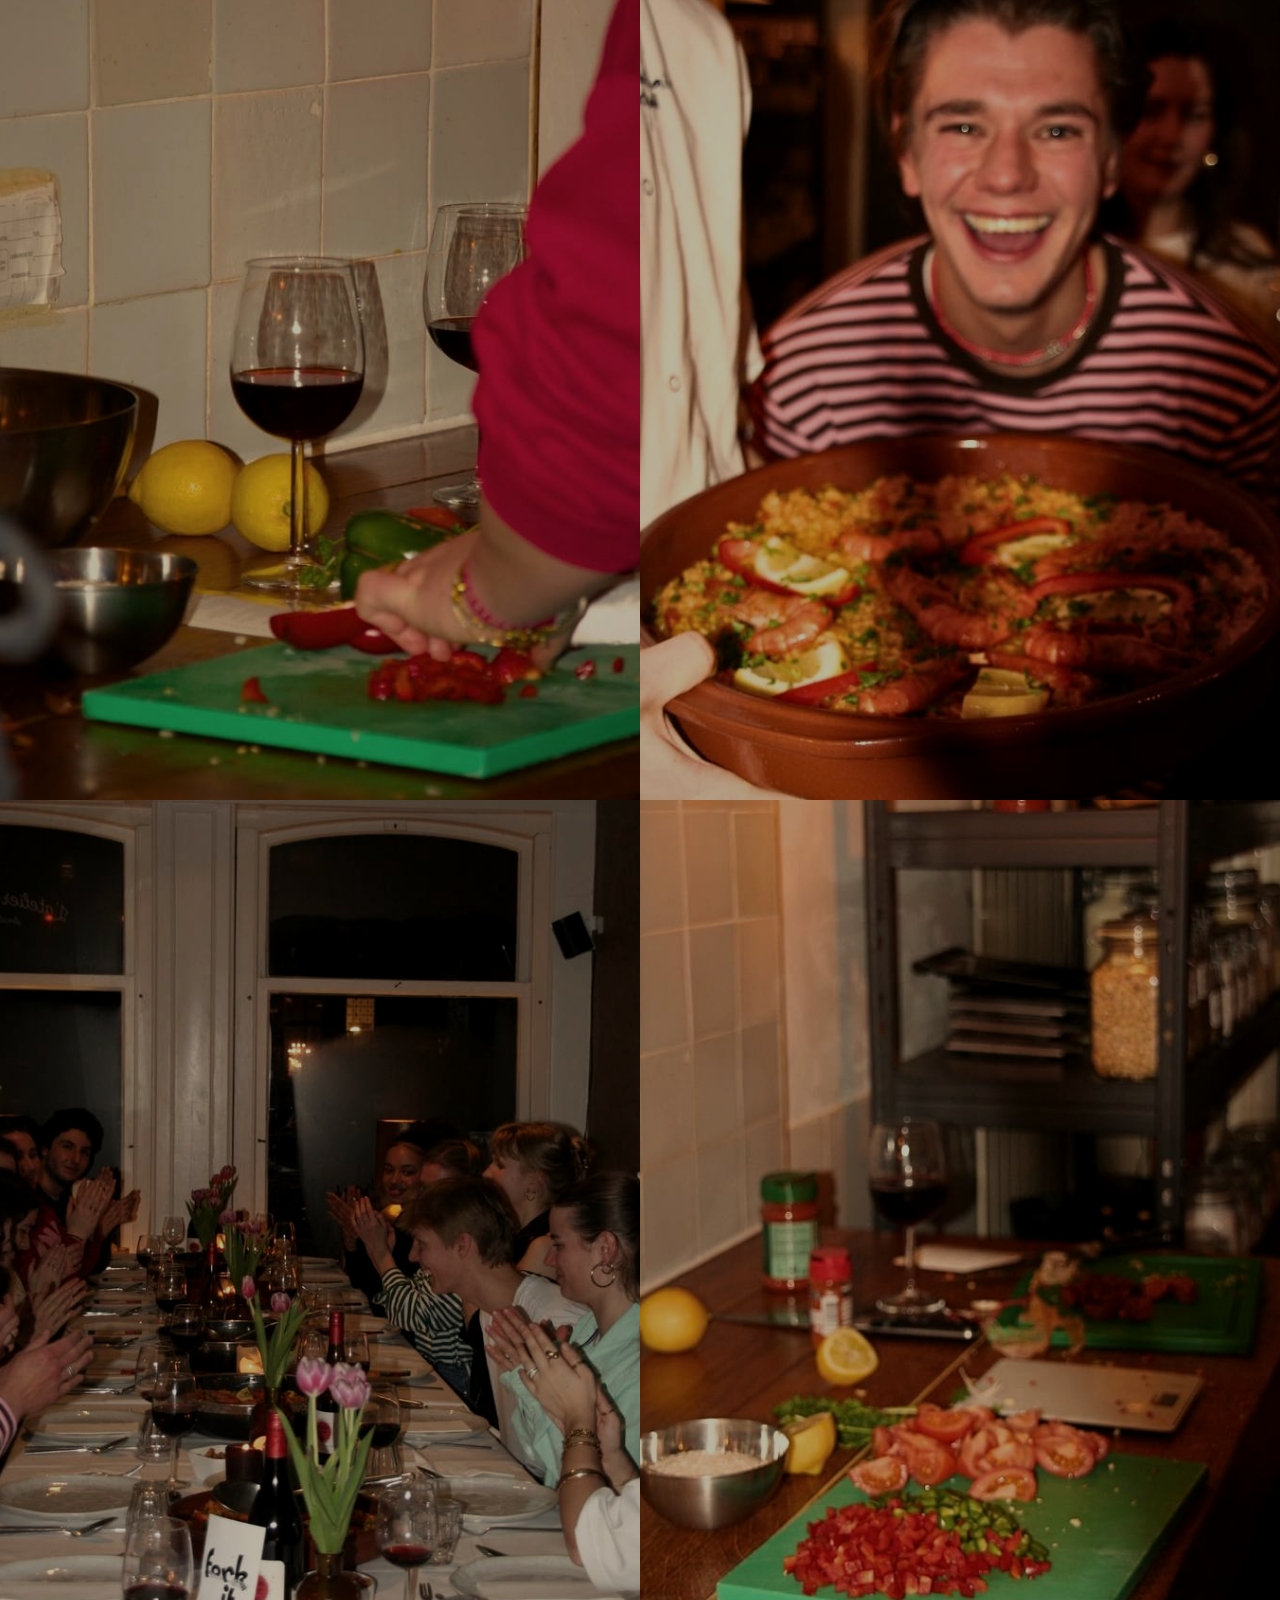
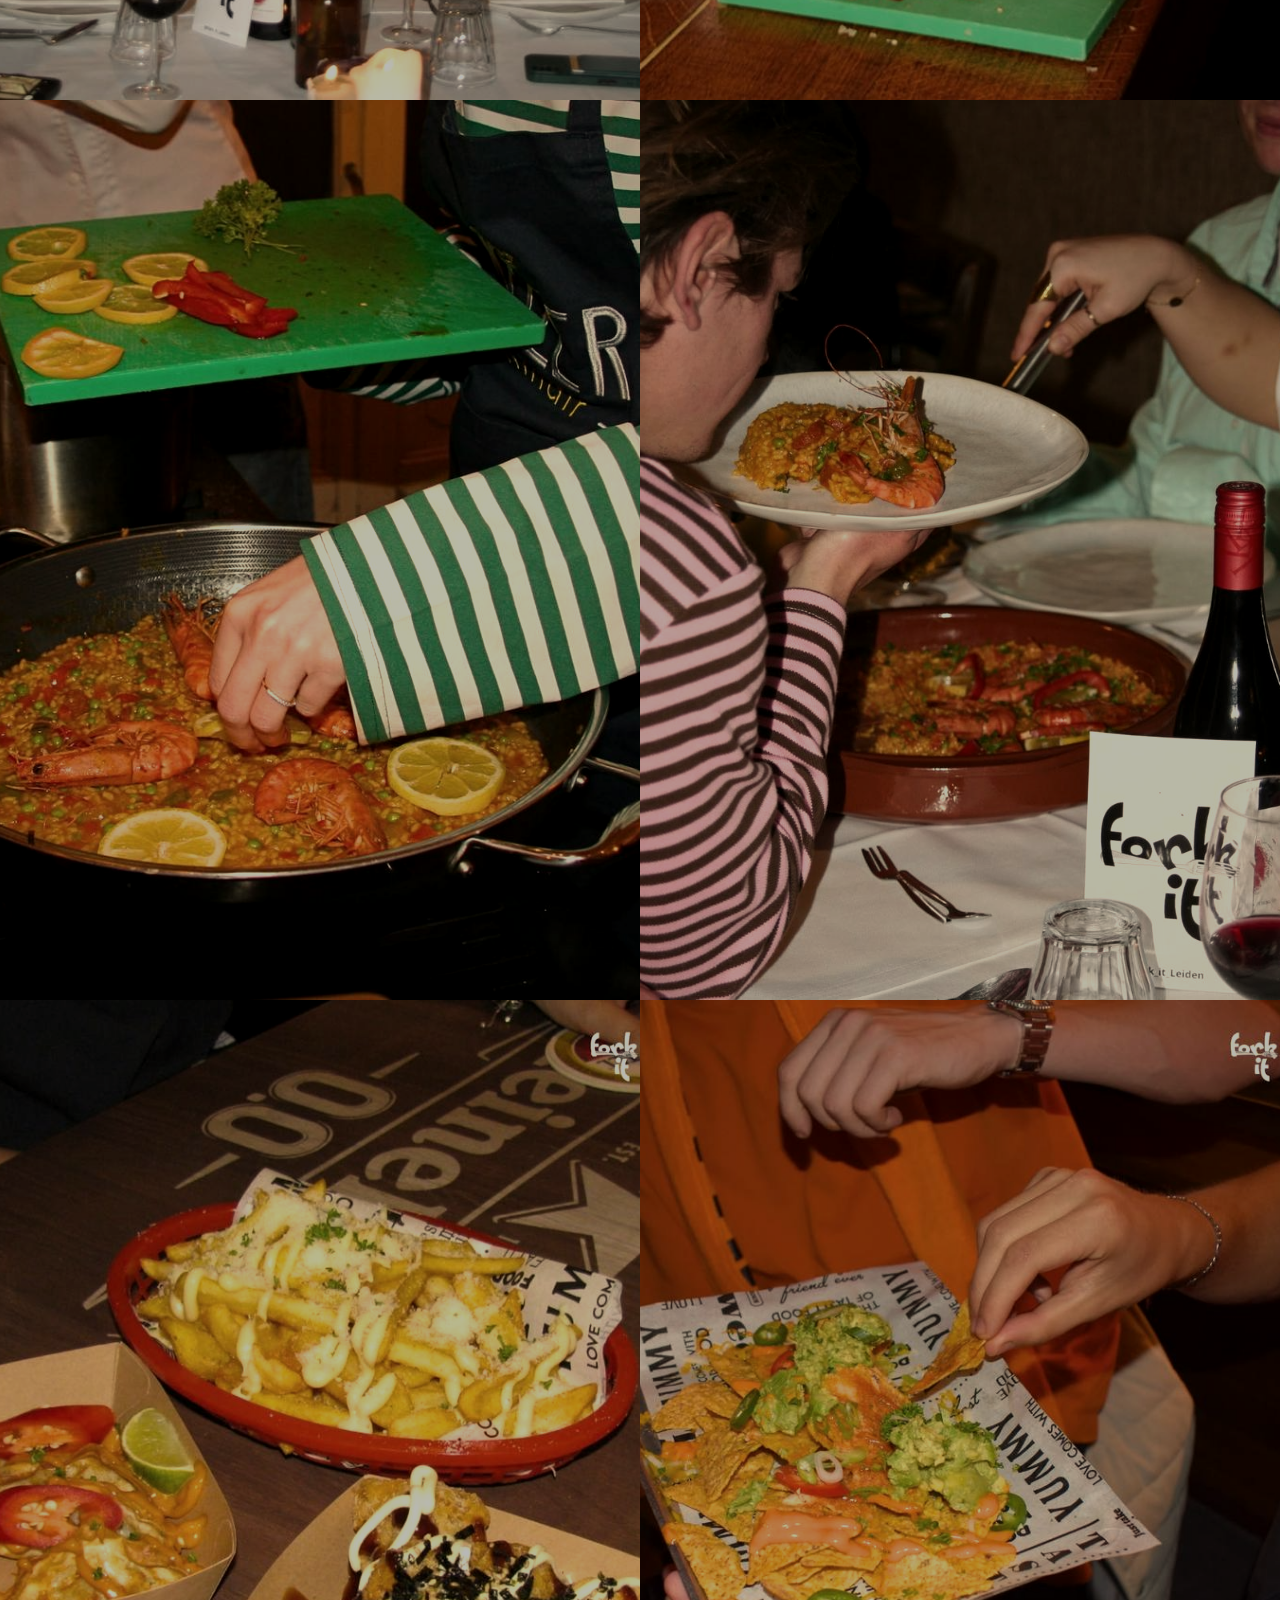
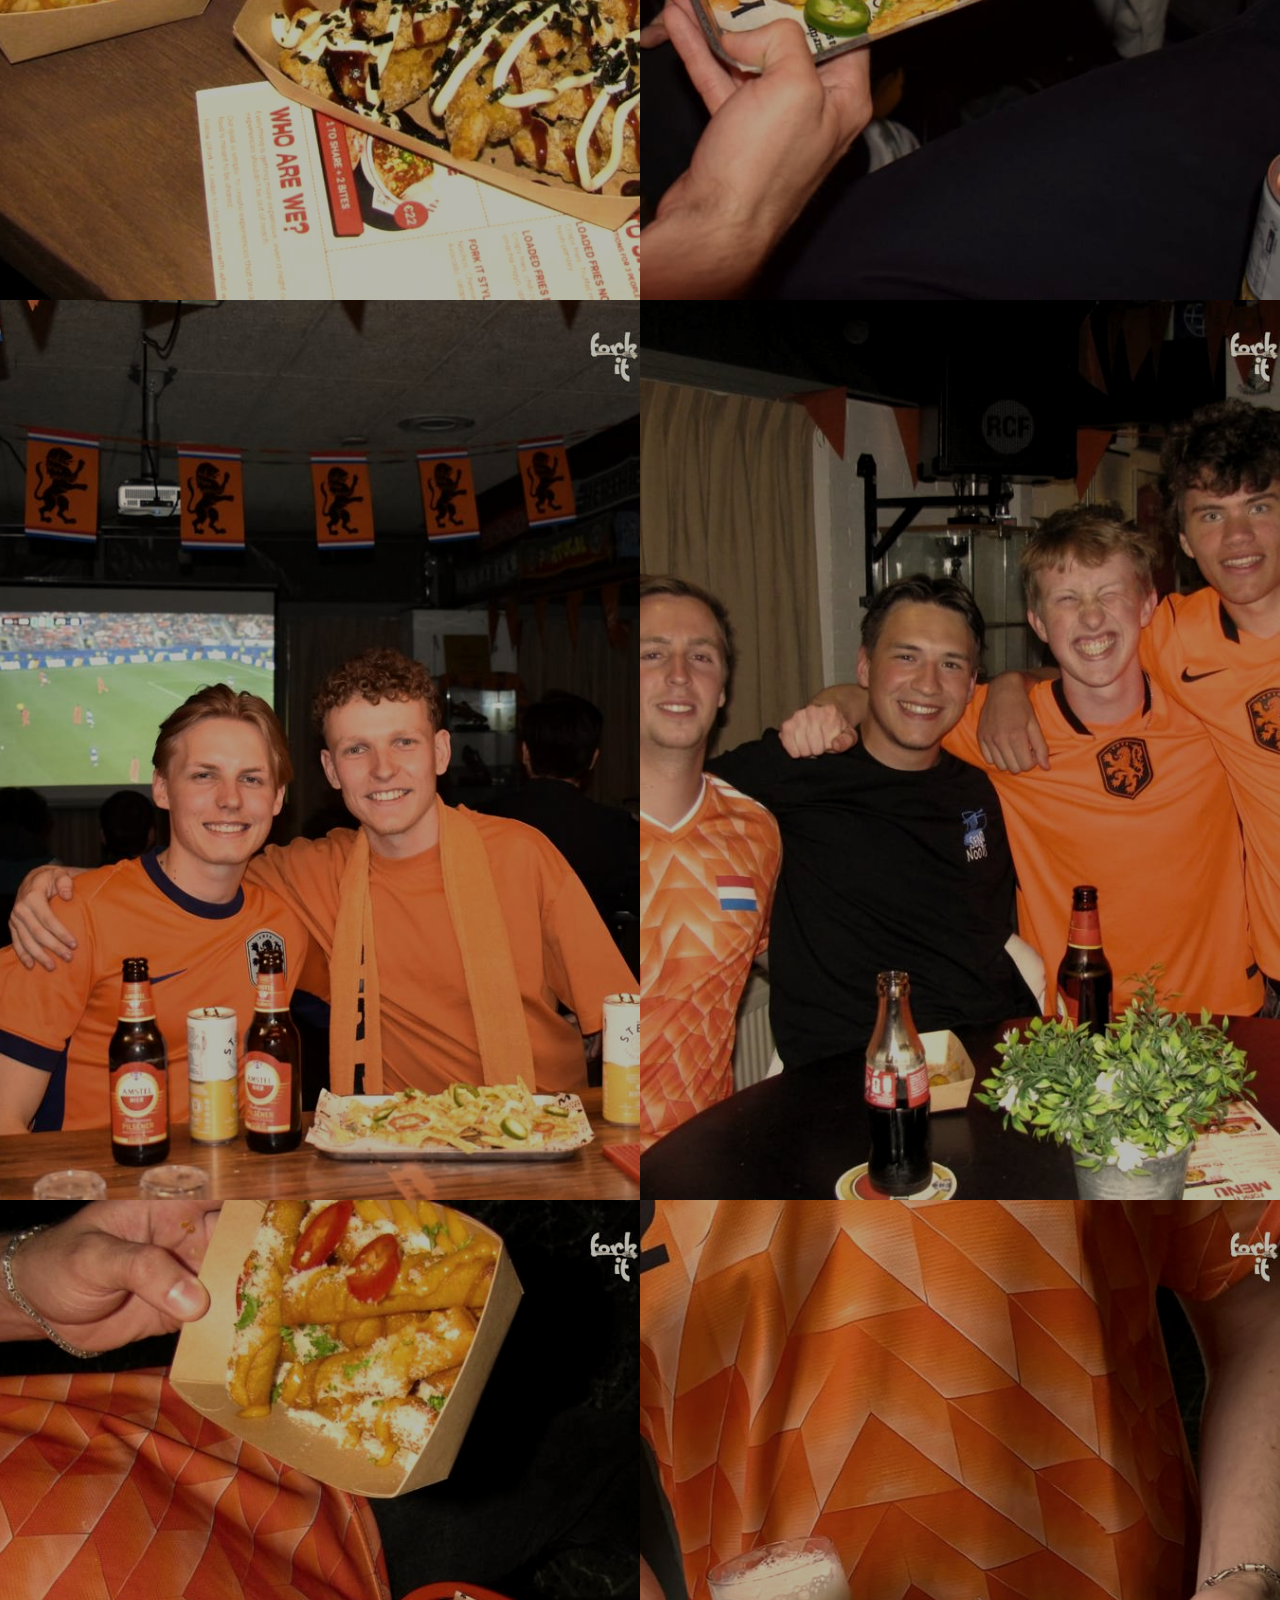
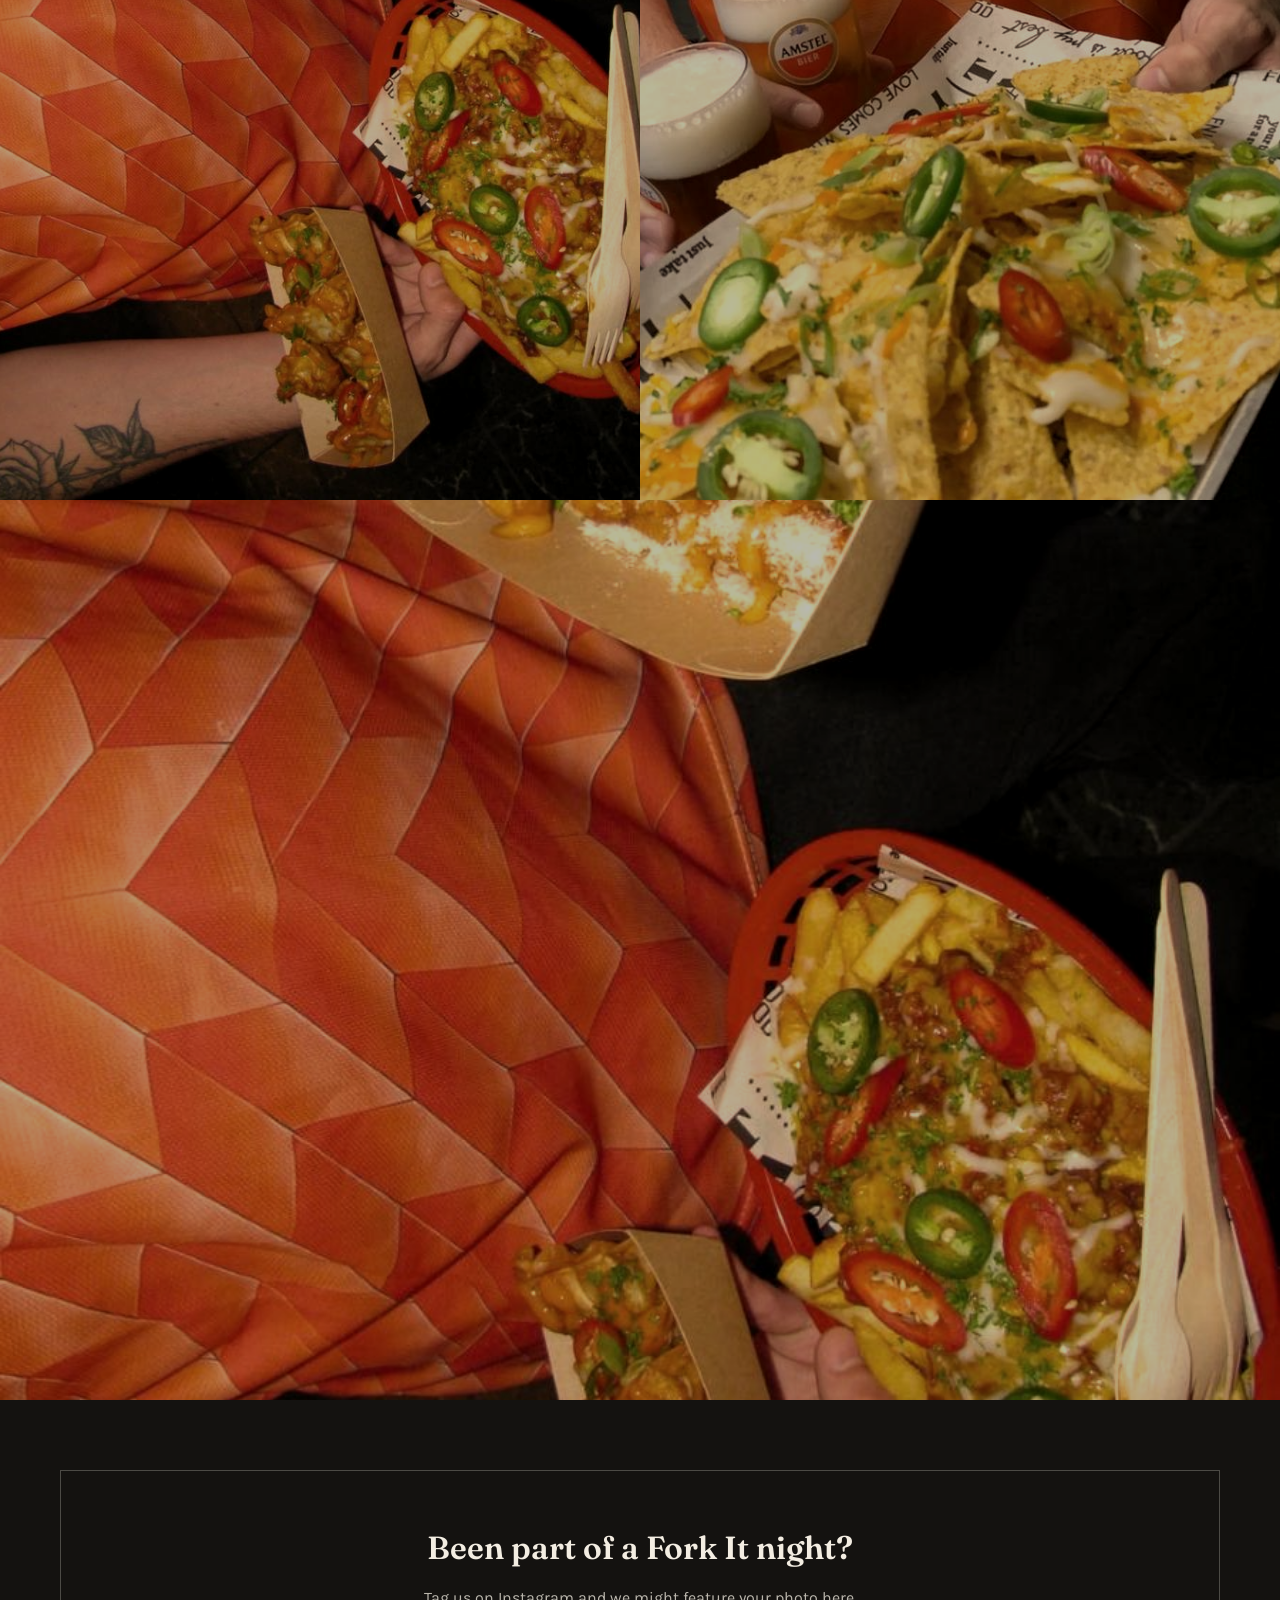
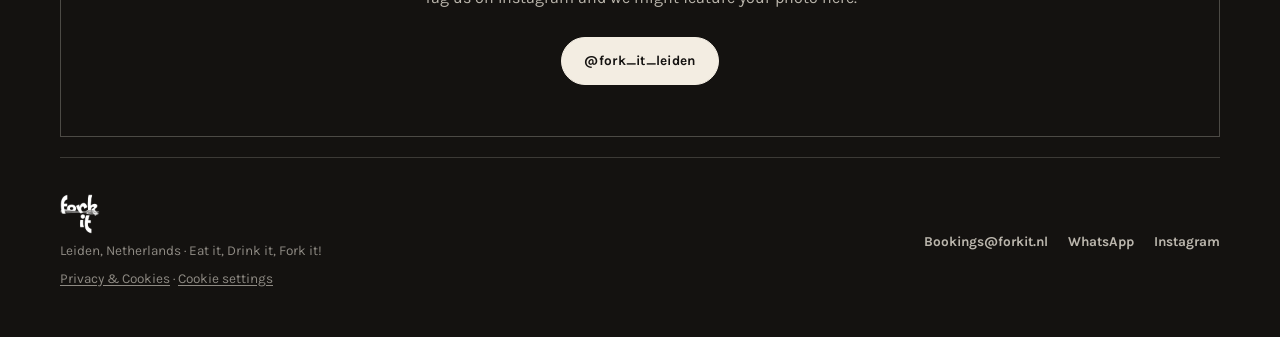
<file: gallery.html>
<!doctype html>
<html lang="en">
<head>
<meta charset="utf-8">
<meta name="viewport" content="width=device-width, initial-scale=1">
<link rel="icon" href="favicon.ico" sizes="any">
<link rel="icon" type="image/png" sizes="32x32" href="images/favicon-32x32.png">
<link rel="icon" type="image/png" sizes="16x16" href="images/favicon-16x16.png">
<link rel="apple-touch-icon" href="images/apple-touch-icon.png">
<link rel="preconnect" href="https://fonts.googleapis.com">
<link rel="preconnect" href="https://fonts.gstatic.com" crossorigin>
<link rel="preload" as="style" href="https://fonts.googleapis.com/css2?family=Fraunces:ital,opsz,wght@0,9..144,400;0,9..144,600;0,9..144,700;0,9..144,900;1,9..144,500;1,9..144,600&family=Karla:ital,wght@0,400;0,500;0,600;0,700;0,800;1,400&display=swap" onload="this.onload=null;this.rel='stylesheet'">
<noscript><link rel="stylesheet" href="https://fonts.googleapis.com/css2?family=Fraunces:ital,opsz,wght@0,9..144,400;0,9..144,600;0,9..144,700;0,9..144,900;1,9..144,500;1,9..144,600&family=Karla:ital,wght@0,400;0,500;0,600;0,700;0,800;1,400&display=swap"></noscript>
<title>Gallery — Fork It Leiden</title>
<meta name="description" content="A look at Fork It's date dinners, private dinners, paella workshops and borrel catering in Leiden, Netherlands." data-nl-content="Een inkijkje in de date dinners, private dinners, paella workshops en borrel catering van Fork It in Leiden.">
<link rel="canonical" href="https://forkit.nl/gallery.html">
<meta property="og:type" content="website">
<meta property="og:url" content="https://forkit.nl/gallery.html">
<meta property="og:site_name" content="Fork It Leiden">
<meta property="og:title" content="Gallery — Fork It Leiden" data-nl-content="Galerij — Fork It Leiden">
<meta property="og:description" content="A look at Fork It's date dinners, private dinners, paella workshops and borrel catering." data-nl-content="Een inkijkje in de date dinners, private dinners, paella workshops en borrel catering van Fork It.">
<meta property="og:image" content="og-image.jpg">
<meta property="og:image:width" content="1200">
<meta property="og:image:height" content="630">
<meta name="twitter:card" content="summary_large_image">
<meta name="twitter:title" content="Gallery — Fork It Leiden" data-nl-content="Galerij — Fork It Leiden">
<meta name="twitter:description" content="A look at Fork It's date dinners, private dinners, paella workshops and borrel catering." data-nl-content="Een inkijkje in de date dinners, private dinners, paella workshops en borrel catering van Fork It.">
<meta name="twitter:image" content="og-image.jpg">
<link rel="stylesheet" href="assets/style.css">
<link rel="stylesheet" href="assets/gate.css">
<link rel="stylesheet" href="assets/gallery-extra.css">
<link rel="stylesheet" href="assets/vendor/cookieconsent/cookieconsent.css">
<script type="application/ld+json">
{
  "@context": "https://schema.org",
  "@type": "CateringService",
  "name": "Fork It",
  "description": "A look at Fork It's date dinners, private dinners, paella workshops and borrel catering in Leiden, Netherlands.",
  "url": "https://forkit.nl/gallery.html",
  "image": "https://forkit.nl/og-image.jpg",
  "telephone": "+31630036888",
  "email": "Bookings@forkit.nl",
  "address": {
    "@type": "PostalAddress",
    "addressLocality": "Leiden",
    "addressCountry": "NL"
  },
  "areaServed": "Leiden, Netherlands",
  "sameAs": [
    "https://instagram.com/fork_it_leiden"
  ]
}
</script>
</head>
<body>

<a class="gallery-back" href="home.html"><svg viewBox="0 0 24 24" fill="none" stroke="currentColor" stroke-width="2.2" stroke-linecap="round" stroke-linejoin="round"><path d="M19 12H5M11 6l-6 6 6 6"/></svg><span data-nl="Terug naar Fork It">Back to Fork It</span></a>
<button type="button" class="gallery-lang-toggle" data-lang-toggle aria-label="Switch to Dutch"><span data-lang-label>NL</span></button>

<div class="gallery-hero">
  <p class="eyebrow" data-nl="Galerij">Gallery</p>
  <h1 data-nl="Een paar avonden die we hebben gekookt.">A few nights we&rsquo;ve cooked.</h1>
  <p data-nl-html="Een kijkje in onze date dinners, private dinners, paella workshops en borrel catering &mdash; met meer foto&rsquo;s zodra we nieuwe avonden koken.">A closer look at our date dinners, private dinners, paella workshops and borrel catering &mdash; more photos added as we cook up new nights.</p>
</div>

<div class="gate-scroll">

  <div class="gate-row">
    <a class="gate-cell" href="home.html?event=Date%20Dinner#book"><img src="images/an-overhead-shot-of-a-charcuterie-board-olives-a.jpg" alt="An overhead shot of a charcuterie board, olives, and bread with a Fork It Date Dinner menu card" data-nl-alt="Een bovenaanzicht van een charcuterieplank, olijven en brood met een Fork It Date Dinner menukaart" loading="eager"></a>
    <a class="gate-cell" href="home.html?event=Date%20Dinner#book"><img src="images/a-herb-and-cheese-pasta-dish-plated-by-candlelig.jpg" alt="A herb and cheese pasta dish plated by candlelight" data-nl-alt="Een pastagerecht met kruiden en kaas, geserveerd bij kaarslicht" loading="eager"></a>
  </div>

  <div class="gate-row">
    <a class="gate-cell" href="home.html?event=Private%20Dinner#book"><img src="images/fresh-pasta-plates-finished-with-edible-flowers.jpg" alt="Fresh pasta plates finished with edible flowers" data-nl-alt="Verse pastaborden afgewerkt met eetbare bloemen" loading="lazy"></a>
    <a class="gate-cell" href="home.html?event=Private%20Dinner#book"><img src="images/guests-seated-at-a-long-private-dinner-table-in.jpg" alt="Guests seated at a long private dinner table in a clubhouse" data-nl-alt="Gasten gezeten aan een lange private dinner tafel in een clubhuis" loading="lazy"></a>
  </div>

  <div class="gate-row">
    <a class="gate-cell" href="home.html?event=Date%20Dinner#book"><img src="images/a-candlelit-table-set-with-wine-tulips-and-menu.jpg" alt="A candlelit table set with wine, tulips, and menu cards" data-nl-alt="Een tafel bij kaarslicht gedekt met wijn, tulpen en menukaarten" loading="lazy"></a>
    <a class="gate-cell" href="home.html?event=Private%20Dinner#book"><img src="images/four-plates-of-roasted-duck-breast-ready-to-be-s.jpg" alt="Four plates of roasted duck breast ready to be served" data-nl-alt="Vier borden met gebraden eendenborst, klaar om geserveerd te worden" loading="lazy"></a>
  </div>

  <div class="gate-row">
    <a class="gate-cell" href="home.html?event=Private%20Dinner#book"><img src="images/friends-laughing-together-over-dinner-and-a-jug.jpg" alt="Friends laughing together over dinner and a jug of beer" data-nl-alt="Vrienden lachen samen tijdens het eten met een kan bier" loading="lazy"></a>
    <a class="gate-cell" href="home.html?event=Private%20Dinner#book"><img src="images/poached-pear-dessert-with-ice-cream-and-almond-t.jpg" alt="Poached pear dessert with ice cream and almond tuile" data-nl-alt="Gepocheerde perendessert met ijs en amandeltuile" loading="lazy"></a>
  </div>

  <div class="gate-row">
    <a class="gate-cell" href="home.html?event=Private%20Dinner#book"><img src="images/plated-tenderloin-with-squash-pur-e-for-a-privat.jpg" alt="Plated tenderloin with squash purée for a private catering event" data-nl-alt="Geserveerde ossenhaas met pompoenpuree voor een private cateringevenement" loading="lazy"></a>
    <a class="gate-cell" href="home.html?event=Date%20Dinner#book"><img src="images/roasted-duck-breast-plated-for-a-forkit-date-din.jpg" alt="Roasted duck breast plated for a Fork It date dinner" data-nl-alt="Gebraden eendenborst geserveerd voor een Fork It date dinner" loading="lazy"></a>
  </div>

  <div class="gate-row">
    <a class="gate-cell" href="home.html?event=Date%20Dinner#book"><img src="images/a-candlelit-forkit-date-dinner-table-with-a-char.jpg" alt="A candlelit Fork It date dinner table with a charcuterie board" data-nl-alt="Een Fork It date dinner tafel bij kaarslicht met een charcuterieplank" loading="lazy"></a>
    <a class="gate-cell" href="home.html?event=Date%20Dinner#book"><img src="images/a-long-candlelit-table-set-for-a-forkit-date-din.jpg" alt="A long candlelit table set for a Fork It Date Dinner, with menu cards, candles, and a camera ready to capture the night" data-nl-alt="Een lange tafel bij kaarslicht gedekt voor een Fork It Date Dinner, met menukaarten, kaarsen en een camera om de avond vast te leggen" loading="lazy"></a>
  </div>

  <div class="gate-row">
    <a class="gate-cell" href="home.html?event=Private%20Dinner#book"><img src="images/guests-seated-at-a-long-forkit-private-dinner-ta.jpg" alt="Guests seated at a long Fork It private dinner table" data-nl-alt="Gasten gezeten aan een lange Fork It private dinner tafel" loading="lazy"></a>
    <a class="gate-cell" href="home.html?event=Paella%20Workshop#book"><img src="images/hands-preparing-fresh-prawns-for-a-forkit-paella.jpg" alt="Hands preparing fresh prawns for a Fork It paella" data-nl-alt="Handen die verse garnalen voorbereiden voor een Fork It paella" loading="lazy"></a>
  </div>

  <div class="gate-row">
    <a class="gate-cell" href="home.html?event=Paella%20Workshop#book"><img src="images/chopping-fresh-peppers-and-tomato-beside-a-glass.jpg" alt="Chopping fresh peppers and tomato beside a glass of red wine" data-nl-alt="Verse paprika en tomaat snijden naast een glas rode wijn" loading="lazy"></a>
    <a class="gate-cell" href="home.html?event=Paella%20Workshop#book"><img src="images/a-guest-laughing-while-holding-a-full-pan-of-for.jpg" alt="A guest laughing while holding a full pan of Fork It paella" data-nl-alt="Een gast lacht terwijl hij een volle pan Fork It paella vasthoudt" loading="lazy"></a>
  </div>

  <div class="gate-row">
    <a class="gate-cell" href="home.html?event=Paella%20Workshop#book"><img src="images/guests-applauding-around-the-table-after-a-paell.jpg" alt="Guests applauding around the table after a paella workshop" data-nl-alt="Gasten applaudisseren rond de tafel na een paella workshop" loading="lazy"></a>
    <a class="gate-cell" href="home.html?event=Paella%20Workshop#book"><img src="images/prepped-tomatoes-peppers-and-herbs-ready-for-the.jpg" alt="Prepped tomatoes, peppers, and herbs ready for the paella pan" data-nl-alt="Voorbereide tomaten, paprika's en kruiden, klaar voor de paellapan" loading="lazy"></a>
  </div>

  <div class="gate-row">
    <a class="gate-cell" href="home.html?event=Paella%20Workshop#book"><img src="images/fresh-prawns-being-arranged-onto-a-paella-pan.jpg" alt="Fresh prawns being arranged onto a paella pan" data-nl-alt="Verse garnalen worden op een paellapan gerangschikt" loading="lazy"></a>
    <a class="gate-cell" href="home.html?event=Paella%20Workshop#book"><img src="images/a-forkit-paella-plated-with-grilled-prawns-and-a.jpg" alt="A Fork It paella plated with grilled prawns and a glass of wine" data-nl-alt="Een Fork It paella geserveerd met gegrilde garnalen en een glas wijn" loading="lazy"></a>
  </div>

  <div class="gate-row">
    <a class="gate-cell" href="home.html?event=Borrel%20Catering#book"><img src="images/a-spread-of-loaded-fries-nachos-and-crispy-chick.jpg" alt="A spread of loaded fries, nachos, and crispy chicken bites" data-nl-alt="Een borrelplank met loaded fries, nachos en krokante kipstukjes" loading="lazy"></a>
    <a class="gate-cell" href="home.html?event=Borrel%20Catering#book"><img src="images/loaded-nachos-with-guacamole-and-jalape-o-being.jpg" alt="Loaded nachos with guacamole and jalapeño being shared" data-nl-alt="Loaded nachos met guacamole en jalapeño worden gedeeld" loading="lazy"></a>
  </div>

  <div class="gate-row">
    <a class="gate-cell" href="home.html?event=Borrel%20Catering#book"><img src="images/two-friends-celebrating-with-beers-and-nachos-du.jpg" alt="Two friends celebrating with beers and nachos during a football match" data-nl-alt="Twee vrienden vieren feest met bier en nachos tijdens een voetbalwedstrijd" loading="lazy"></a>
    <a class="gate-cell" href="home.html?event=Borrel%20Catering#book"><img src="images/a-group-in-orange-football-shirts-celebrating-wi.jpg" alt="A group in orange football shirts celebrating with a Fork It borrel spread" data-nl-alt="Een groep in oranje voetbalshirts viert feest met een Fork It borrelplank" loading="lazy"></a>
  </div>

  <div class="gate-row">
    <a class="gate-cell" href="home.html?event=Borrel%20Catering#book"><img src="images/loaded-fries-and-bites-held-up-during-a-football.jpg" alt="Loaded fries and bites held up during a football watch party" data-nl-alt="Loaded fries en hapjes omhoog gehouden tijdens een voetbal-kijkavond" loading="lazy"></a>
    <a class="gate-cell" href="home.html?event=Borrel%20Catering#book"><img src="images/cheers-with-beer-glasses-over-a-plate-of-nachos.jpg" alt="Cheers with beer glasses over a plate of nachos" data-nl-alt="Proosten met bierglazen boven een bord nachos" loading="lazy"></a>
  </div>

  <div class="gate-row">
    <a class="gate-cell" href="home.html?event=Borrel%20Catering#book"><img src="images/a-loaded-fries-spread-from-a-forkit-borrel-cater.jpg" alt="A loaded fries spread from a Fork It borrel catering" data-nl-alt="Een loaded fries borrelplank van een Fork It borrel catering" loading="lazy"></a>
  </div>

</div>

<div class="gate-scrim"></div>
<div class="gate-grain"></div>

<div class="gate-scroll-hint" id="gateScrollHint">
  <span data-nl="Scroll">Scroll</span>
  <svg viewBox="0 0 24 24" fill="none" stroke="currentColor" stroke-width="2.2" stroke-linecap="round" stroke-linejoin="round"><path d="M12 5v14M6 13l6 6 6-6"/></svg>
</div>

<div class="gallery-close">
  <main class="wrap">
    <div class="detail-cta">
      <h2 data-nl="Onderdeel geweest van een Fork It avond?">Been part of a Fork It night?</h2>
      <p data-nl="Tag ons op Instagram en we laten je foto hier misschien zien.">Tag us on Instagram and we might feature your photo here.</p>
      <a href="https://instagram.com/fork_it_leiden" target="_blank" rel="noopener" class="btn btn-dark" data-track="contact_click" data-method="instagram">@fork_it_leiden</a>
    </div>
  </main>

  <footer class="wrap">
    <div class="foot-left">
      <a class="logo" href="home.html">
        <img class="logo-mark" loading="lazy" src="images/logo.png" alt="Fork It">
      </a>
      <p><span data-nl="Leiden, Nederland">Leiden, Netherlands</span> &middot; Eat it, Drink it, Fork it!</p>
      <p class="foot-legal"><a href="privacy.html">Privacy &amp; Cookies</a> &middot; <button type="button" data-cc="show-preferencesModal" data-nl="Cookie-instellingen">Cookie settings</button></p>
    </div>
    <div class="foot-right">
      <a href="mailto:Bookings@forkit.nl" data-track="contact_click" data-method="email">Bookings@forkit.nl</a>
      <a href="https://wa.me/31630036888" target="_blank" rel="noopener" data-track="contact_click" data-method="whatsapp">WhatsApp</a>
      <a href="https://instagram.com/fork_it_leiden" target="_blank" rel="noopener" data-track="contact_click" data-method="instagram">Instagram</a>
    </div>
  </footer>
</div>

<script src="assets/vendor/cookieconsent/cookieconsent.umd.js"></script>
<script src="assets/analytics-config.js"></script>
<script src="assets/analytics-consent.js"></script>
<script src="assets/analytics-events.js"></script>
<script src="assets/site.js"></script>
<script src="assets/i18n.js"></script>
</body>
</html>
</file>
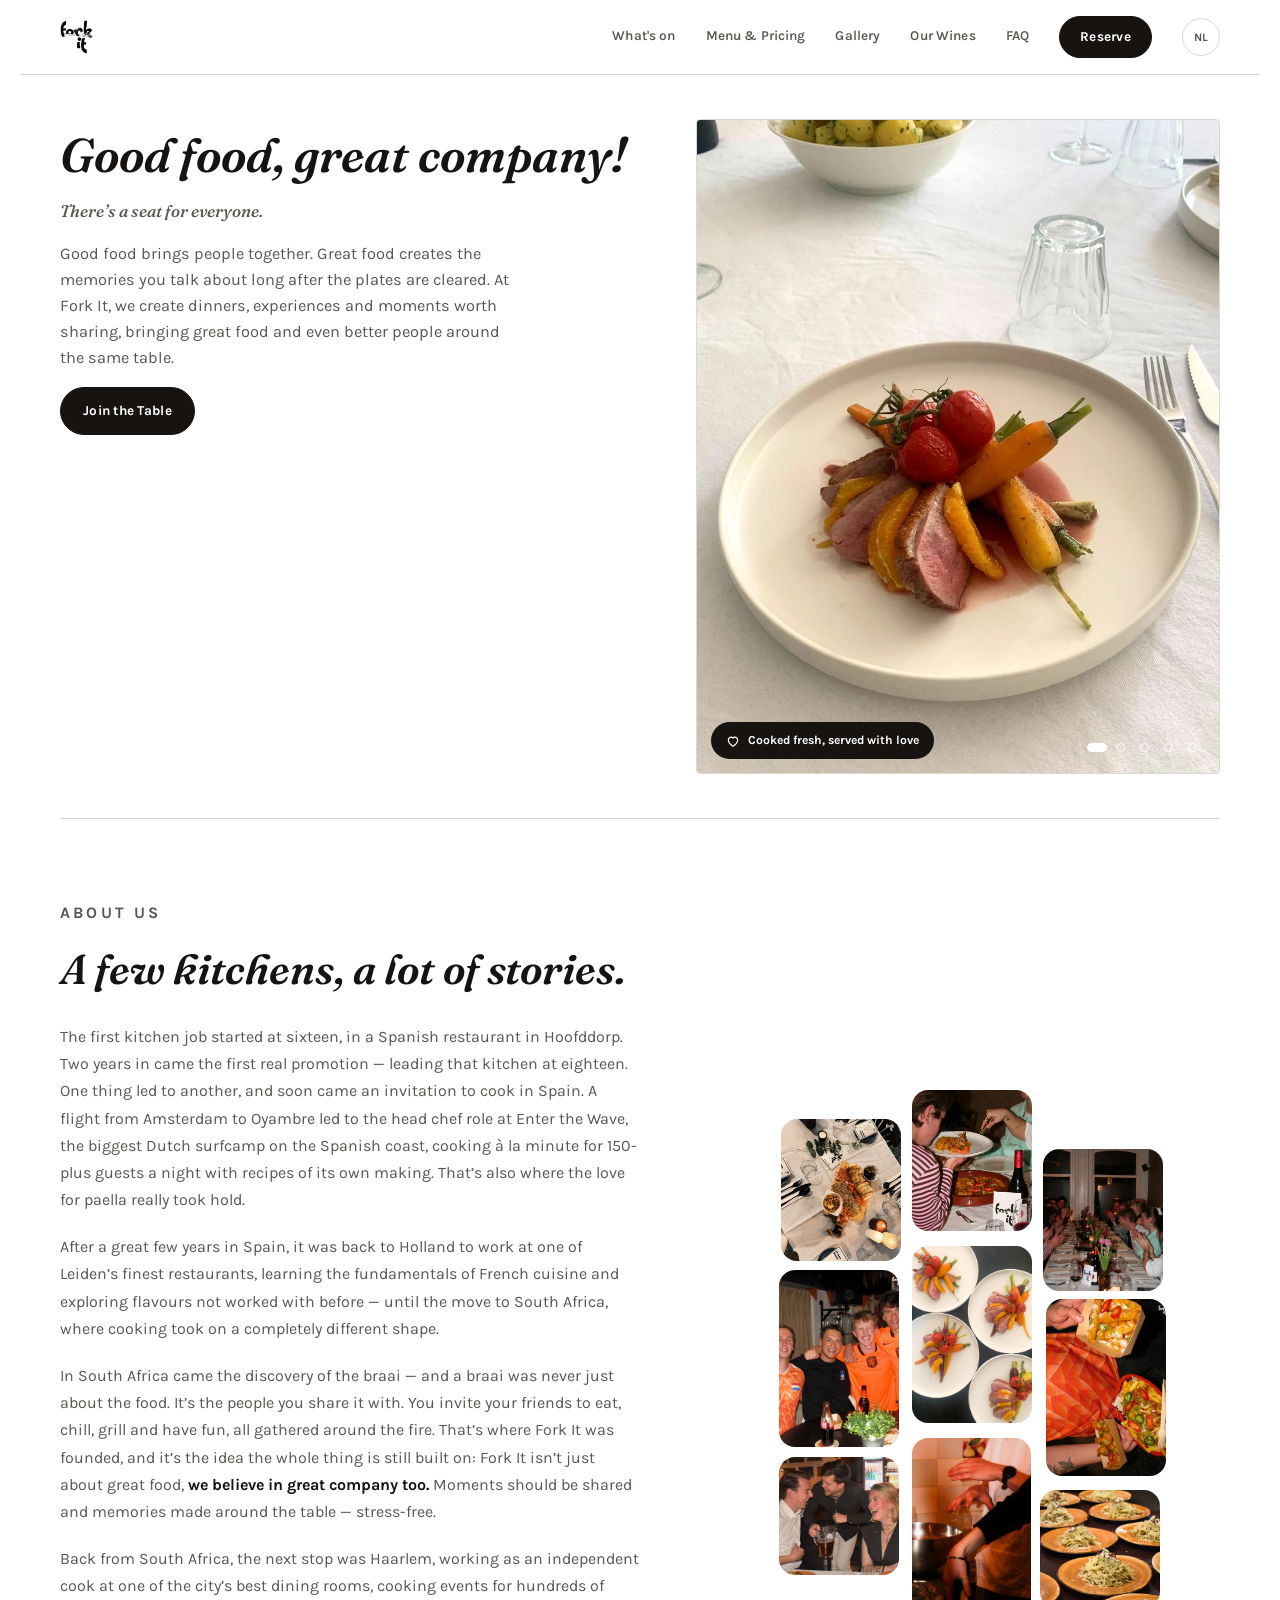
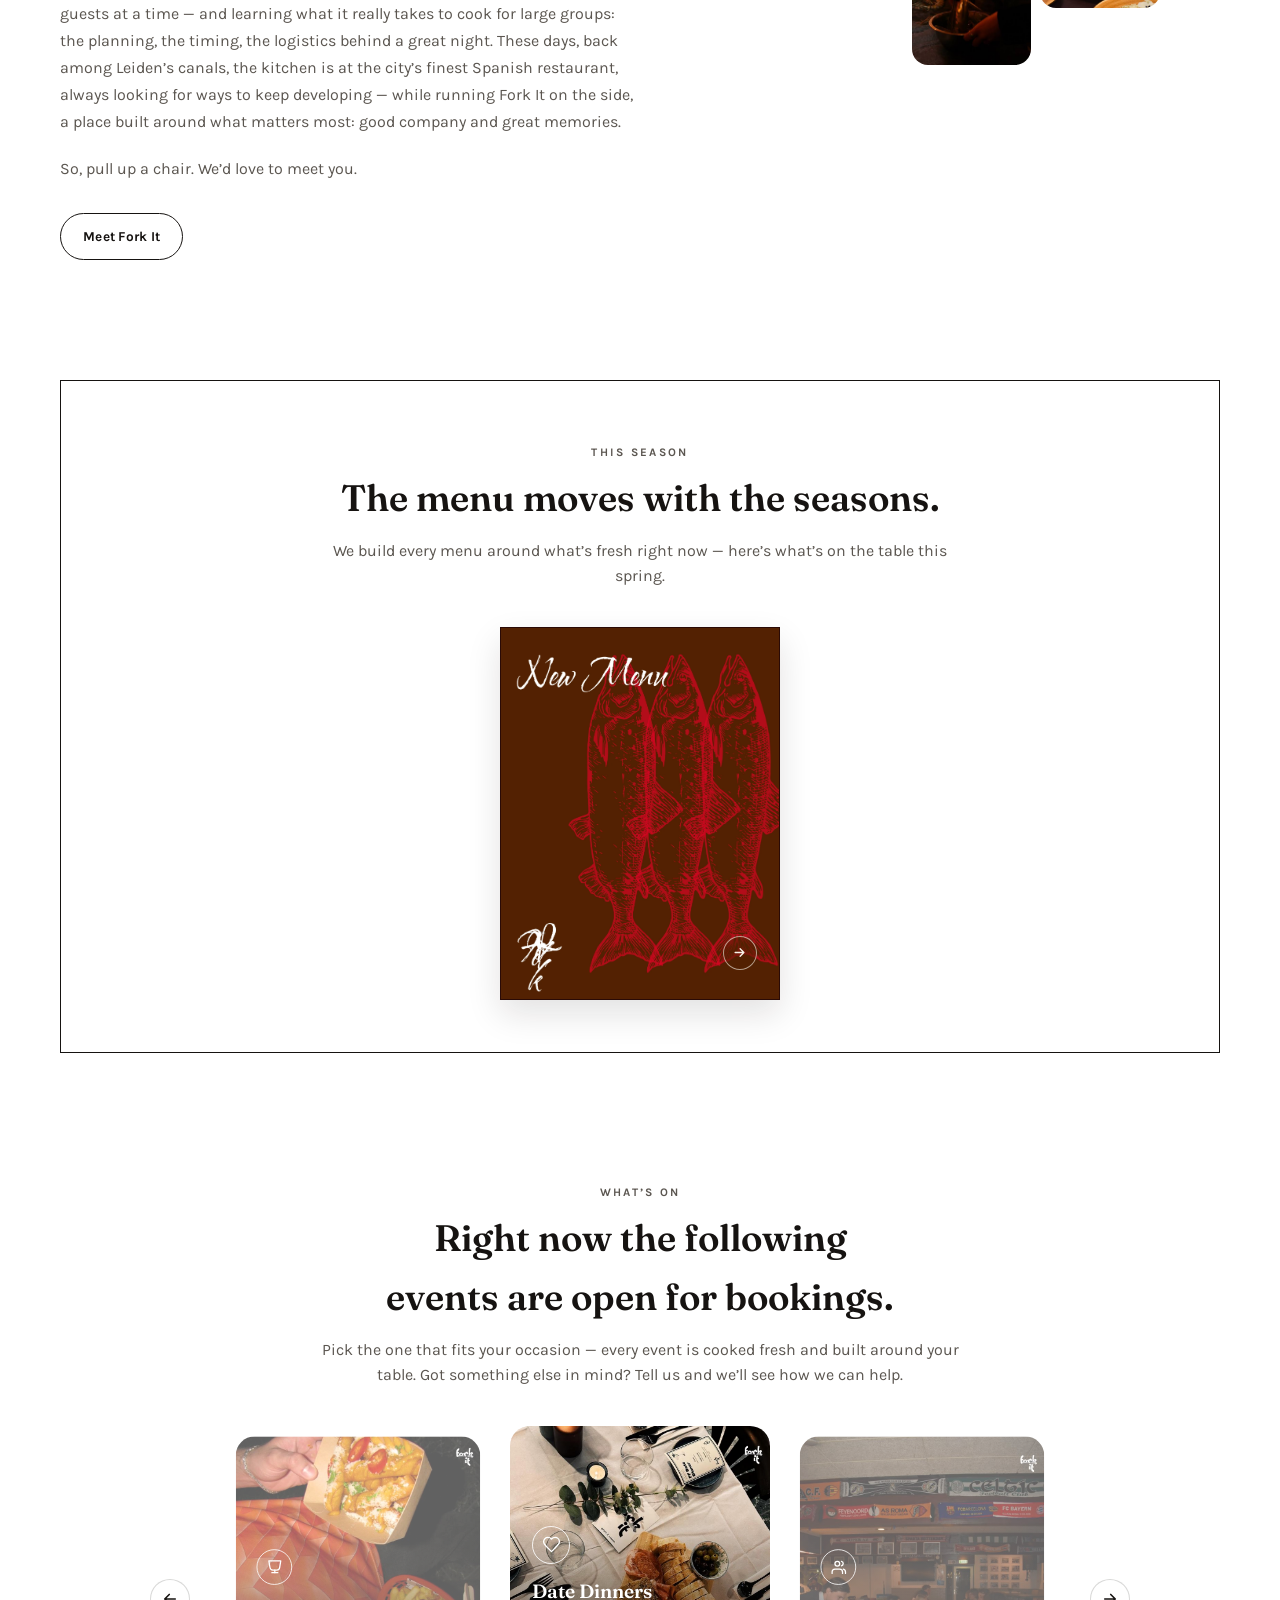
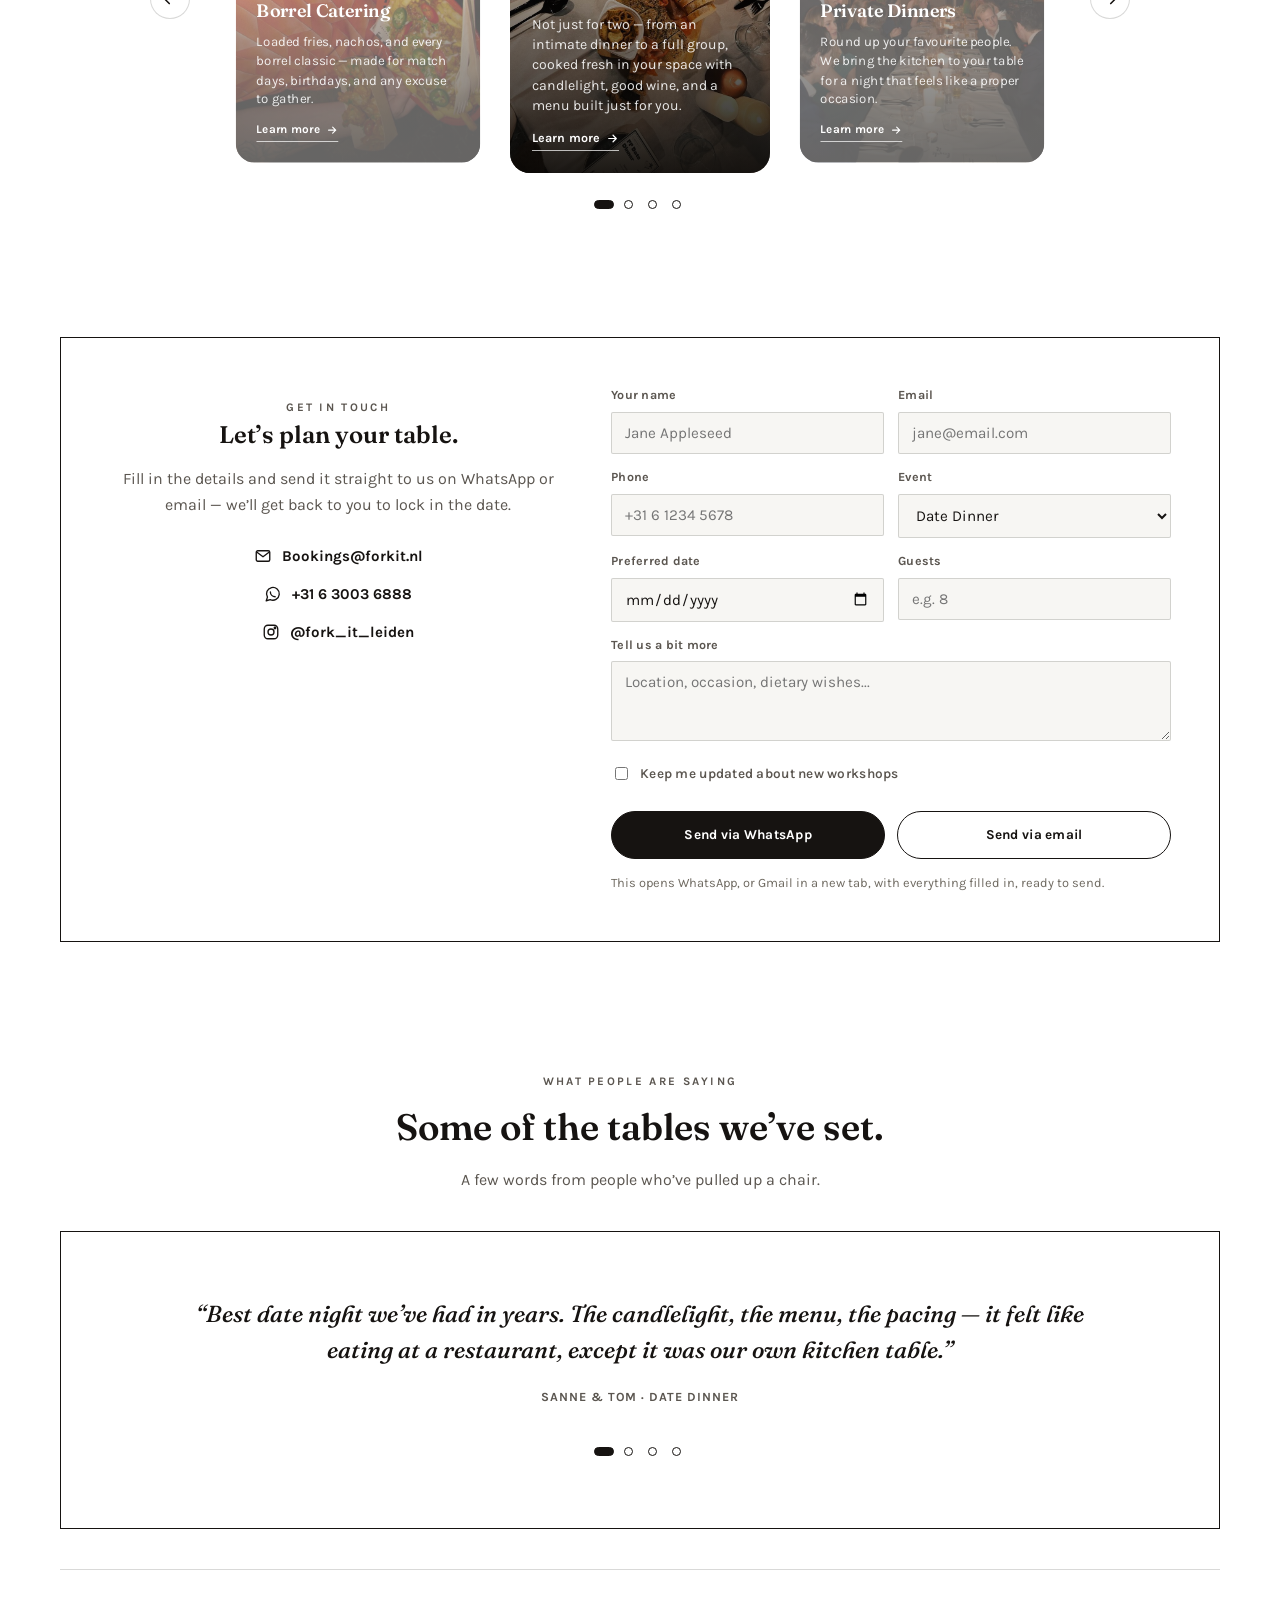
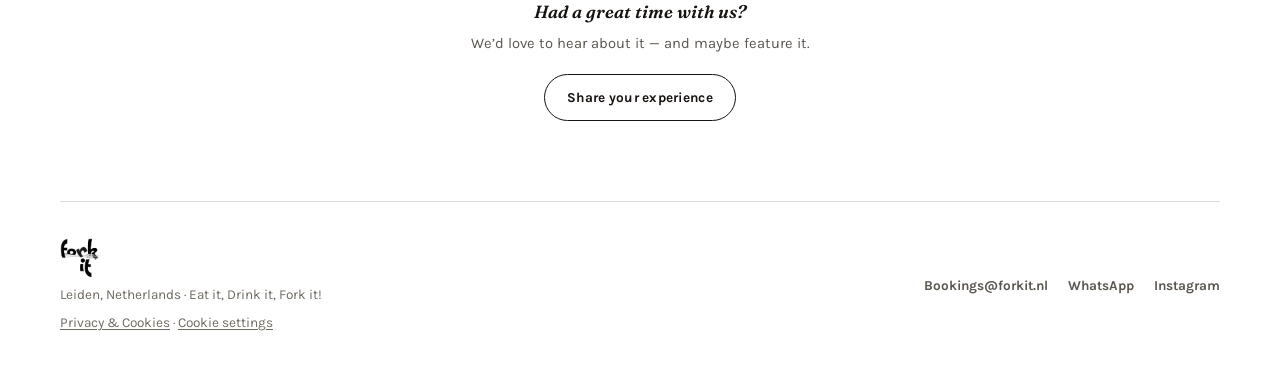
<file: home.html>
<!doctype html>
<html lang="en">
<head>
<meta charset="utf-8">
<meta name="viewport" content="width=device-width, initial-scale=1">
<link rel="icon" href="favicon.ico" sizes="any">
<link rel="icon" type="image/png" sizes="32x32" href="images/favicon-32x32.png">
<link rel="icon" type="image/png" sizes="16x16" href="images/favicon-16x16.png">
<link rel="apple-touch-icon" href="images/apple-touch-icon.png">
<link rel="preconnect" href="https://fonts.googleapis.com">
<link rel="preconnect" href="https://fonts.gstatic.com" crossorigin>
<link rel="preload" as="style" href="https://fonts.googleapis.com/css2?family=Fraunces:ital,opsz,wght@0,9..144,400;0,9..144,600;0,9..144,700;0,9..144,900;1,9..144,500;1,9..144,600&family=Karla:ital,wght@0,400;0,500;0,600;0,700;0,800;1,400&family=Caveat+Brush&display=swap" onload="this.onload=null;this.rel='stylesheet'">
<noscript><link rel="stylesheet" href="https://fonts.googleapis.com/css2?family=Fraunces:ital,opsz,wght@0,9..144,400;0,9..144,600;0,9..144,700;0,9..144,900;1,9..144,500;1,9..144,600&family=Karla:ital,wght@0,400;0,500;0,600;0,700;0,800;1,400&family=Caveat+Brush&display=swap"></noscript>
<title>Fork It Leiden</title>
<meta name="description" content="Fork It — Date Dinners, Private Dinners, Paella Workshops and Borrel Catering in Leiden, Netherlands. Cooked fresh, wherever you are." data-nl-content="Fork It — Date Dinners, Private Dinners, Paella Workshops en Borrel Catering in Leiden. Vers gekookt, waar je ook bent.">
<link rel="canonical" href="https://forkit.nl/home.html">
<meta property="og:type" content="website">
<meta property="og:url" content="https://forkit.nl/home.html">
<meta property="og:site_name" content="Fork It Leiden">
<meta property="og:title" content="Fork It — Leiden">
<meta property="og:description" content="Date Dinners, Private Dinners, Paella Workshops and Borrel Catering — cooked fresh, wherever you are." data-nl-content="Date Dinners, Private Dinners, Paella Workshops en Borrel Catering — vers gekookt, waar je ook bent.">
<meta property="og:image" content="og-image.jpg">
<meta property="og:image:width" content="1200">
<meta property="og:image:height" content="630">
<meta name="twitter:card" content="summary_large_image">
<meta name="twitter:title" content="Fork It — Leiden">
<meta name="twitter:description" content="Date Dinners, Private Dinners, Paella Workshops and Borrel Catering — cooked fresh, wherever you are." data-nl-content="Date Dinners, Private Dinners, Paella Workshops en Borrel Catering — vers gekookt, waar je ook bent.">
<meta name="twitter:image" content="og-image.jpg">
<link rel="stylesheet" href="assets/style.css">
<link rel="stylesheet" href="assets/newsletter-popup.css">
<link rel="stylesheet" href="assets/vendor/cookieconsent/cookieconsent.css">
<!-- These four only style the hidden detail pages (shown after a click), so they're
     loaded without blocking first paint on the homepage view. -->
<link rel="preload" as="style" href="assets/paella-planet.css" onload="this.onload=null;this.rel='stylesheet'">
<link rel="preload" as="style" href="assets/date-dinner-carousel.css" onload="this.onload=null;this.rel='stylesheet'">
<link rel="preload" as="style" href="assets/borrel-takeover.css" onload="this.onload=null;this.rel='stylesheet'">
<link rel="preload" as="style" href="assets/private-dinner.css" onload="this.onload=null;this.rel='stylesheet'">
<noscript>
<link rel="stylesheet" href="assets/paella-planet.css">
<link rel="stylesheet" href="assets/date-dinner-carousel.css">
<link rel="stylesheet" href="assets/borrel-takeover.css">
<link rel="stylesheet" href="assets/private-dinner.css">
</noscript>
<script type="application/ld+json">
{
  "@context": "https://schema.org",
  "@type": "CateringService",
  "name": "Fork It",
  "description": "Date Dinners, Private Dinners, Paella Workshops and Borrel Catering in Leiden, Netherlands. Cooked fresh, wherever you are.",
  "url": "https://forkit.nl/home.html",
  "image": "https://forkit.nl/og-image.jpg",
  "telephone": "+31630036888",
  "email": "Bookings@forkit.nl",
  "address": {
    "@type": "PostalAddress",
    "addressLocality": "Leiden",
    "addressCountry": "NL"
  },
  "areaServed": "Leiden, Netherlands",
  "sameAs": [
    "https://instagram.com/fork_it_leiden"
  ]
}
</script>
</head>
<body>
<header>
  <div class="nav">
    <a class="logo" href="#top">
      <img class="logo-mark" src="images/logo.png" alt="Fork It">
    </a>
    <nav class="navlinks">
      <a class="hide-mobile" href="#menu" data-nl="Wat we bieden">What's on</a>
      <a class="hide-mobile" href="menu.html" data-nl="Menu &amp; Prijzen">Menu &amp; Pricing</a>
      <a class="hide-mobile" href="gallery.html" data-nl="Galerij">Gallery</a>
      <a class="hide-mobile" href="wines.html" data-nl="Onze Wijnen">Our Wines</a>
      <a class="hide-mobile" href="faq.html" data-nl="Veelgestelde vragen">FAQ</a>
      <a class="btn btn-dark" href="#book" data-track="book_click" data-location="nav" data-nl="Reserveren">Reserve</a>
      <button type="button" class="lang-toggle" data-lang-toggle aria-label="Switch to Dutch"><span data-lang-label>NL</span></button>
      <button type="button" class="nav-toggle" aria-label="Open menu" data-nl-aria-label="Menu openen" aria-expanded="false" aria-controls="mobileNav">
        <span class="nav-toggle-bar"></span>
        <span class="nav-toggle-bar"></span>
        <span class="nav-toggle-bar"></span>
      </button>
    </nav>
  </div>
  <nav class="mobile-nav" id="mobileNav" hidden>
    <a href="#menu" data-nl="Wat we bieden">What's on</a>
    <a href="menu.html" data-nl="Menu &amp; Prijzen">Menu &amp; Pricing</a>
    <a href="gallery.html" data-nl="Galerij">Gallery</a>
    <a href="wines.html" data-nl="Onze Wijnen">Our Wines</a>
    <a href="faq.html" data-nl="Veelgestelde vragen">FAQ</a>
  </nav>
</header>

<div id="top"></div>

<main class="wrap">

<div id="homeView">

  <!-- HERO -->
  <section class="hero" style="padding-top:44px;">
    <div>
      <h1 data-nl="Goed gezelschap begint met goed eten!">Good food, great company!</h1>
      <p class="kicker" data-nl-html="">There&rsquo;s a seat for everyone.</p>
      <p class="lede" data-nl-html="Goed eten brengt mensen samen, maar het is het gezelschap dat de avond onvergetelijk maakt. Of je nu met je huisgenoten aanschuift, iets viert met je studievereniging, of gewoon een avondje wil met vrienden &mdash; bij Fork It is er altijd een plekje aan tafel. We denken graag met je mee, over budget, aantal gasten of wat je precies voor ogen hebt, zodat je samen een avond beleeft waar je nog lang over napraat.">Good food brings people together. Great food creates the memories you talk about long after the plates are cleared. At Fork It, we create dinners, experiences and moments worth sharing, bringing great food and even better people around the same table.</p>
      <div class="ctas">
        <a class="btn btn-dark" href="#book" data-track="book_click" data-location="hero" data-nl="Schuif Aan">Join the Table</a>
      </div>
    </div>
    <div class="hero-media" id="heroCarousel">
      <span class="slide is-active"><img src="images/roasted-duck-breast-plated-for-a-forkit-date-din.jpg" alt="Roasted duck breast plated for a Fork It date dinner"></span>
      <span class="slide"><img loading="lazy" src="images/a-candlelit-forkit-date-dinner-table-with-a-char.jpg" alt="A candlelit Fork It date dinner table with a charcuterie board"></span>
      <span class="slide"><img loading="lazy" src="images/a-forkit-paella-plated-with-grilled-prawns-and-a.jpg" alt="A Fork It paella plated with grilled prawns and a glass of wine"></span>
      <span class="slide"><img loading="lazy" src="images/a-loaded-fries-spread-from-a-forkit-borrel-cater.jpg" alt="A loaded fries spread from a Fork It borrel catering"></span>
      <span class="slide"><img loading="lazy" src="images/guests-seated-at-a-long-forkit-private-dinner-ta.jpg" alt="Guests seated at a long Fork It private dinner table"></span>
      <span class="tag">
        <svg viewBox="0 0 24 24" fill="none" stroke="currentColor" stroke-width="2" stroke-linecap="round" stroke-linejoin="round"><path d="M12 21s-8-4.5-8-11a4.5 4.5 0 0 1 8-2.8A4.5 4.5 0 0 1 20 10c0 6.5-8 11-8 11z"/></svg>
        <span data-nl="Vers gekookt, met liefde geserveerd">Cooked fresh, served with love</span>
      </span>
      <span class="hero-dots" role="group" aria-label="Hero photo selector">
        <button type="button" class="is-active" aria-label="Show photo 1" data-nl-aria-label="Toon foto 1"></button>
        <button type="button" aria-label="Show photo 2" data-nl-aria-label="Toon foto 2"></button>
        <button type="button" aria-label="Show photo 3" data-nl-aria-label="Toon foto 3"></button>
        <button type="button" aria-label="Show photo 4" data-nl-aria-label="Toon foto 4"></button>
        <button type="button" aria-label="Show photo 5" data-nl-aria-label="Toon foto 5"></button>
      </span>
    </div>
  </section>

  <hr class="rule">

  <!-- ABOUT -->
  <section id="about">
    <div class="about-grid">
    <div class="about">
      <p class="eyebrow" data-nl="Over ons">About us</p>
      <h2 data-nl="Een reis door de keuken.">A few kitchens, a lot of stories.</h2>
      <p data-nl-html="De eerste keukenbaan begon op zestienjarige leeftijd, in een Spaans restaurant in Hoofddorp. Twee jaar later volgde de eerste echte promotie &mdash; op achttienjarige leeftijd de leiding over die keuken. Het een leidde tot het ander, en al snel volgde een uitnodiging om in Spanje te koken. Een vlucht van Amsterdam naar Oyambre leidde tot de rol van chef-kok bij Enter the Wave, het grootste Nederlandse surfkamp aan de Spaanse kust, waar &agrave; la minute werd gekookt voor meer dan 150 gasten per avond met eigen recepten. Daar ontstond ook de echte liefde voor paella.">The first kitchen job started at sixteen, in a Spanish restaurant in Hoofddorp. Two years in came the first real promotion &mdash; leading that kitchen at eighteen. One thing led to another, and soon came an invitation to cook in Spain. A flight from Amsterdam to Oyambre led to the head chef role at Enter the Wave, the biggest Dutch surfcamp on the Spanish coast, cooking &agrave; la minute for 150-plus guests a night with recipes of its own making. That&rsquo;s also where the love for paella really took hold.</p>
      <p data-nl-html="Na een mooie en succesvolle tijd in Spanje ging ik terug naar Nederland, om te werken bij een van de beste restaurants van Leiden &mdash; daar werden de fundamenten van de Franse keuken geleerd en smaken verkend die nog niet eerder aan bod waren gekomen. Totdat de verhuizing naar Zuid-Afrika volgde, waar koken een compleet andere vorm aannam.">After a great few years in Spain, it was back to Holland to work at one of Leiden&rsquo;s finest restaurants, learning the fundamentals of French cuisine and exploring flavours not worked with before &mdash; until the move to South Africa, where cooking took on a completely different shape.</p>
      <p data-nl-html="In Zuid-Afrika volgde de ontdekking van de braai &mdash; en een braai ging nooit alleen om het eten. Het gaat om de mensen met wie je het deelt. Je nodigt vrienden uit om te eten, te chillen, te grillen en plezier te hebben, allemaal rond het vuur. Dat is waar Fork It is opgericht, en dat is nog steeds het idee waar alles op gebouwd is: bij Fork It draait het niet alleen om heerlijk eten, <strong>we geloven ook in goed gezelschap.</strong> Momenten moeten gedeeld worden en herinneringen gemaakt rond de tafel &mdash; zonder stress.">In South Africa came the discovery of the braai &mdash; and a braai was never just about the food. It&rsquo;s the people you share it with. You invite your friends to eat, chill, grill and have fun, all gathered around the fire. That&rsquo;s where Fork It was founded, and it&rsquo;s the idea the whole thing is still built on: Fork It isn&rsquo;t just about great food, <strong>we believe in great company too.</strong> Moments should be shared and memories made around the table &mdash; stress-free.</p>
      <p data-nl-html="Terug uit Zuid-Afrika was de volgende stop Haarlem. Als zelfstandig werkend kok bij een van de beste eetgelegenheden van de stad werden er evenementen gekookt voor honderden gasten tegelijk &mdash; en werd er echt geleerd wat ervoor nodig is om voor grote groepen te koken: de planning, de timing, de logistiek achter een geslaagde avond. Tegenwoordig terug aan de grachten van Leiden, staat de keuken bij het beste Spaanse restaurant van de stad, altijd op zoek naar manieren om te blijven groeien &mdash; terwijl Fork It ernaast draait, een plek gebouwd rond wat het belangrijkst is: goed gezelschap en mooie herinneringen.">Back from South Africa, the next stop was Haarlem, working as an independent cook at one of the city&rsquo;s best dining rooms, cooking events for hundreds of guests at a time &mdash; and learning what it really takes to cook for large groups: the planning, the timing, the logistics behind a great night. These days, back among Leiden&rsquo;s canals, the kitchen is at the city&rsquo;s finest Spanish restaurant, always looking for ways to keep developing &mdash; while running Fork It on the side, a place built around what matters most: good company and great memories.</p>
      <p data-nl-html="Dus, schuif aan. We maken graag kennis.">So, pull up a chair. We&rsquo;d love to meet you.</p>
      <a class="btn btn-line" href="gallery.html" data-nl="Ontmoet Fork It">Meet Fork It</a>
    </div>
    <div class="about-collage" aria-hidden="true">
      <img loading="lazy" src="images/a-candlelit-forkit-date-dinner-table-with-a-char.jpg" alt="">
      <img loading="lazy" src="images/a-forkit-paella-plated-with-grilled-prawns-and-a.jpg" alt="">
      <img loading="lazy" src="images/guests-applauding-around-the-table-after-a-paell.jpg" alt="">
      <img loading="lazy" src="images/a-group-in-orange-football-shirts-celebrating-wi.jpg" alt="">
      <img loading="lazy" src="images/four-plates-of-roasted-duck-breast-ready-to-be-s.jpg" alt="">
      <img loading="lazy" src="images/a-loaded-fries-spread-from-a-forkit-borrel-cater.jpg" alt="">
      <img loading="lazy" src="images/hands-preparing-fresh-prawns-for-a-forkit-paella.jpg" alt="">
      <img loading="lazy" src="images/friends-laughing-together-over-dinner-and-a-jug.jpg" alt="">
      <img loading="lazy" src="images/fresh-pasta-plates-finished-with-edible-flowers.jpg" alt="">
    </div>
    </div>
  </section>

  <!-- SEASON -->
  <section id="season">
   <div class="season-box">
    <div class="section-head">
      <p class="eyebrow" data-nl="Dit seizoen">This season</p>
      <h2 data-nl="Het menu verandert met de seizoenen.">The menu moves with the seasons.</h2>
      <p data-nl-html="We bouwen elk menu rond wat nu vers is &mdash; dit staat er deze lente op tafel!">We build every menu around what&rsquo;s fresh right now &mdash; here&rsquo;s what&rsquo;s on the table this spring.</p>
    </div>

    <div class="season-book" id="seasonBook">
      <div class="menu-book">

        <div class="book-titlepage">
          <p class="book-page-label" data-nl="Dit Seizoen">This Season</p>
          <h3 data-nl="Lentemenu">Spring Menu</h3>
          <p data-nl-html="Drie gangen, gebouwd rond wat nu vers is.">Three courses, built around what&rsquo;s fresh right now.</p>
        </div>

        <div class="book-cover">
          <div class="leaf-face leaf-front">
            <span class="book-hint" aria-hidden="true"><svg viewBox="0 0 24 24" fill="none" stroke="currentColor" stroke-width="2.2" stroke-linecap="round" stroke-linejoin="round"><path d="M5 12h14M13 6l6 6-6 6"/></svg></span>
          </div>
          <div class="leaf-face leaf-back"></div>
        </div>

        <div class="book-leaf" data-leaf="1">
          <div class="leaf-face leaf-front">
            <p class="book-page-label" data-nl="Voorgerecht">First Course</p>
            <h3 data-nl="Steak Tartare">Steak Tartare</h3>
            <p data-nl-html="Miso dressing, groene appel, furikake.">Miso dressing, green apple, furikake.</p>
          </div>
          <div class="leaf-face leaf-back">
            <p class="book-page-label" data-nl="Hoofdgerecht">Main Course</p>
            <h3 data-nl="Waf&#363; S&#257;mon">Waf&#363; S&#257;mon</h3>
            <p data-nl-html="Zalm op Japanse wijze, teriyaki, zeewiercr&egrave;me, groene asperges.">Japanese-style salmon, teriyaki, seaweed cr&egrave;me, green asparagus.</p>
          </div>
        </div>

        <div class="book-leaf" data-leaf="2">
          <div class="leaf-face leaf-front">
            <p class="book-page-label" data-nl="Dessert">Dessert</p>
            <h3 data-nl-html="Gegrilde Peer">Grilled Pear</h3>
            <p data-nl="Vanille mascarpone, hazelnoot, tijmhoning.">Vanilla mascarpone, hazelnut, thyme honey.</p>
          </div>
          <div class="leaf-face leaf-back">
            <p class="book-page-label" data-nl="Wijnsuggesties">Wine Pairings</p>
            <ul class="book-wines">
              <li><span class="wine-name">Sancerre</span><span class="wine-note" data-nl-html="Fris en kruidig &mdash; de citrusfrisheid snijdt mooi door de miso-dressing heen en echoot de groene appel.">Crisp and zesty &mdash; its citrus brightness cuts through the miso dressing and echoes the green apple.</span></li>
              <li><span class="wine-name">Riesling Kabinett</span><span class="wine-note" data-nl-html="Net zoet genoeg om de teriyaki te balanceren, met frisse zuren die de zeewiercr&egrave;me luchtig houden.">Just sweet enough to balance the teriyaki, with bright acidity that keeps the seaweed cream light.</span></li>
            </ul>
          </div>
        </div>

        <div class="book-leaf" data-leaf="3">
          <div class="leaf-face leaf-front">
            <p class="book-page-label" data-nl="Klaar?">Ready?</p>
            <h3 data-nl="Proef het lentemenu.">Taste the spring menu.</h3>
            <p data-nl-html="Laat ons je datum en aantal gasten weten &mdash; we bouwen de avond rond dit menu.">Tell us your date and headcount &mdash; we&rsquo;ll build the night around this menu.</p>
            <a href="#book" class="btn btn-dark detail-book-btn" data-event="Date Dinner" data-track="book_click" data-location="menu_flipbook" data-workshop="date-dinner" data-nl="Boek Dit Nu">Book This Now</a>
          </div>
          <div class="leaf-face leaf-back"></div>
        </div>

      </div>

      <div class="book-nav" hidden>
        <button type="button" class="book-arrow book-prev" aria-label="Previous page" data-nl-aria-label="Vorige pagina"><svg viewBox="0 0 24 24" fill="none" stroke="currentColor" stroke-width="2.2" stroke-linecap="round" stroke-linejoin="round"><path d="M19 12H5M11 6l-6 6 6 6"/></svg></button>
        <span class="book-pageindicator"></span>
        <button type="button" class="book-arrow book-next" aria-label="Next page" data-nl-aria-label="Volgende pagina"><svg viewBox="0 0 24 24" fill="none" stroke="currentColor" stroke-width="2.2" stroke-linecap="round" stroke-linejoin="round"><path d="M5 12h14M13 6l6 6-6 6"/></svg></button>
      </div>
    </div>
   </div>
  </section>

  <!-- WHAT'S ON -->
  <section id="menu">
    <div class="section-head">
      <p class="eyebrow" data-nl-html="Wat we bieden">What&rsquo;s on</p>
      <h2 data-nl="Nu open voor boekingen.">Right now the following events are open for bookings.</h2>
      <p data-nl-html="Kies wat bij jouw gelegenheid past &mdash; elk evenement wordt vers gekookt en rond jouw tafel gebouwd. Heb je iets anders in gedachten? Laat het ons weten, dan kijken we wat we kunnen doen.">Pick the one that fits your occasion &mdash; every event is cooked fresh and built around your table. Got something else in mind? Tell us and we&rsquo;ll see how we can help.</p>
    </div>
    <div class="offer-carousel" id="offerCarousel">
      <div class="offer-row">
      <button type="button" class="offer-arrow offer-arrow-prev" aria-label="Previous event" data-nl-aria-label="Vorig evenement"><svg viewBox="0 0 24 24" fill="none" stroke="currentColor" stroke-width="2.2" stroke-linecap="round" stroke-linejoin="round"><path d="M19 12H5M11 6l-6 6 6 6"/></svg></button>
      <div class="offer-viewport">
      <div class="offer-track">

        <a class="offer-slide is-active" href="#date-dinner">
          <img loading="lazy" class="offer-slide-bg" src="images/a-candlelit-forkit-date-dinner-table-with-a-char.jpg" alt="A candlelit Fork It date dinner table">
          <div class="offer-slide-scrim"></div>
          <div class="offer-slide-content">
            <div class="offer-icon">
              <svg viewBox="0 0 24 24" fill="none" stroke="currentColor" stroke-width="1.7" stroke-linecap="round" stroke-linejoin="round"><path d="M19 14c1.49-1.46 3-3.21 3-5.5A5.5 5.5 0 0 0 16.5 3c-1.76 0-3 .5-4.5 2-1.5-1.5-2.74-2-4.5-2A5.5 5.5 0 0 0 2 8.5c0 2.29 1.51 4.04 3 5.5l7 7Z"/></svg>
            </div>
            <h3>Date Dinners</h3>
            <p data-nl-html="Niet alleen voor twee &mdash; van een intiem etentje tot een complete groep, vers gekookt bij jou thuis met kaarslicht, goede wijn, en een menu speciaal voor jou samengesteld.">Not just for two &mdash; from an intimate dinner to a full group, cooked fresh in your space with candlelight, good wine, and a menu built just for you.</p>
            <span class="reserve"><span data-nl="Meer weten">Learn more</span> <svg viewBox="0 0 24 24" fill="none" stroke="currentColor" stroke-width="2.2" stroke-linecap="round" stroke-linejoin="round"><path d="M5 12h14M13 6l6 6-6 6"/></svg></span>
          </div>
        </a>

        <a class="offer-slide" href="#private-dinner">
          <img loading="lazy" class="offer-slide-bg" src="images/guests-seated-at-a-long-private-dinner-table-in.jpg" alt="Guests seated at a long private dinner table">
          <div class="offer-slide-scrim"></div>
          <div class="offer-slide-content">
            <div class="offer-icon">
              <svg viewBox="0 0 24 24" fill="none" stroke="currentColor" stroke-width="1.7" stroke-linecap="round" stroke-linejoin="round"><path d="M17 20v-2a4 4 0 0 0-4-4H7a4 4 0 0 0-4 4v2"/><circle cx="10" cy="7" r="3.2"/><path d="M21 20v-2a4 4 0 0 0-3-3.87"/><path d="M15.5 3.6a3.2 3.2 0 0 1 0 6.2"/></svg>
            </div>
            <h3>Private Dinners</h3>
            <p data-nl-html="Verzamel je favoriete mensen. Wij brengen de keuken naar jouw tafel, voor een avond die aanvoelt als een echt feest.">Round up your favourite people. We bring the kitchen to your table for a night that feels like a proper occasion.</p>
            <span class="reserve"><span data-nl="Meer weten">Learn more</span> <svg viewBox="0 0 24 24" fill="none" stroke="currentColor" stroke-width="2.2" stroke-linecap="round" stroke-linejoin="round"><path d="M5 12h14M13 6l6 6-6 6"/></svg></span>
          </div>
        </a>

        <a class="offer-slide" href="#paella-workshop">
          <img loading="lazy" class="offer-slide-bg" src="images/fresh-prawns-being-arranged-onto-a-paella-pan.jpg" alt="Fresh prawns being arranged onto a paella pan">
          <div class="offer-slide-scrim"></div>
          <div class="offer-slide-content">
            <div class="offer-icon">
              <svg viewBox="0 0 24 24" fill="none" stroke="currentColor" stroke-width="1.7" stroke-linecap="round" stroke-linejoin="round"><circle cx="12" cy="12" r="7"/><rect x="0.3" y="10.2" width="3.4" height="3.6" rx="1"/><rect x="20.3" y="10.2" width="3.4" height="3.6" rx="1"/></svg>
            </div>
            <h3>Paella Workshops</h3>
            <p data-nl-html="Rol je mouwen op. Wij leren je een echte Spaanse paella te bouwen vanaf de sofrito &mdash; en daarna eet je samen elke hap op.">Roll up your sleeves. We&rsquo;ll teach you to build a real Spanish paella from the sofrito up &mdash; then eat every bite together.</p>
            <span class="reserve"><span data-nl="Meer weten">Learn more</span> <svg viewBox="0 0 24 24" fill="none" stroke="currentColor" stroke-width="2.2" stroke-linecap="round" stroke-linejoin="round"><path d="M5 12h14M13 6l6 6-6 6"/></svg></span>
          </div>
        </a>

        <a class="offer-slide" href="#borrel-catering">
          <img loading="lazy" class="offer-slide-bg" src="images/loaded-fries-and-bites-held-up-during-a-football.jpg" alt="Loaded fries and bites held up during a football match day">
          <div class="offer-slide-scrim"></div>
          <div class="offer-slide-content">
            <div class="offer-icon">
              <svg viewBox="0 0 24 24" fill="none" stroke="currentColor" stroke-width="1.7" stroke-linecap="round" stroke-linejoin="round"><path d="M4 3h16l-1.5 9a4 4 0 0 1-4 3.4h-5a4 4 0 0 1-4-3.4L4 3z"/><path d="M8 19h8"/><path d="M12 15.4V19"/></svg>
            </div>
            <h3>Borrel Catering</h3>
            <p data-nl-html="Loaded fries, nachos, en alle borrelklassiekers &mdash; perfect voor wedstrijddagen, verjaardagen, en elke andere reden om samen te komen.">Loaded fries, nachos, and every borrel classic &mdash; made for match days, birthdays, and any excuse to gather.</p>
            <span class="reserve"><span data-nl="Meer weten">Learn more</span> <svg viewBox="0 0 24 24" fill="none" stroke="currentColor" stroke-width="2.2" stroke-linecap="round" stroke-linejoin="round"><path d="M5 12h14M13 6l6 6-6 6"/></svg></span>
          </div>
        </a>

      </div>
      </div>
      <button type="button" class="offer-arrow offer-arrow-next" aria-label="Next event" data-nl-aria-label="Volgend evenement"><svg viewBox="0 0 24 24" fill="none" stroke="currentColor" stroke-width="2.2" stroke-linecap="round" stroke-linejoin="round"><path d="M5 12h14M13 6l6 6-6 6"/></svg></button>
      </div>

      <div class="offer-dots" role="group" aria-label="Event selector">
        <button type="button" class="is-active" aria-label="Show Date Dinners" data-nl-aria-label="Toon Date Dinners"></button>
        <button type="button" aria-label="Show Private Dinners" data-nl-aria-label="Toon Private Dinners"></button>
        <button type="button" aria-label="Show Paella Workshops" data-nl-aria-label="Toon Paella Workshops"></button>
        <button type="button" aria-label="Show Borrel Catering" data-nl-aria-label="Toon Borrel Catering"></button>
      </div>
    </div>
  </section>

  <!-- BOOK -->
  <section id="book">
    <div class="book">
      <div class="book-intro">
        <p class="eyebrow" data-nl="Neem contact op">Get in touch</p>
        <h2 data-nl-html="Laten we je tafel plannen.">Let&rsquo;s plan your table.</h2>
        <p data-nl-html="Vul de gegevens in en stuur ze direct naar ons via WhatsApp of e-mail &mdash; we nemen contact op om de datum vast te leggen.">Fill in the details and send it straight to us on WhatsApp or email &mdash; we&rsquo;ll get back to you to lock in the date.</p>
        <div class="contact-list">
          <a href="mailto:Bookings@forkit.nl" data-track="contact_click" data-method="email">
            <svg viewBox="0 0 24 24" fill="none" stroke="currentColor" stroke-width="1.8" stroke-linecap="round" stroke-linejoin="round"><rect x="3" y="5" width="18" height="14" rx="2"/><path d="m4 7 8 6 8-6"/></svg>
            Bookings@forkit.nl
          </a>
          <a href="https://wa.me/31630036888" target="_blank" rel="noopener" data-track="contact_click" data-method="whatsapp">
            <svg viewBox="0 0 24 24" fill="none" stroke="currentColor" stroke-width="1.8" stroke-linecap="round" stroke-linejoin="round"><path d="M3 21l1.6-4.8A8.5 8.5 0 1 1 8.3 19.5z"/><path d="M8.5 9.3c0 3.6 2.9 6.4 6.4 6.4"/></svg>
            +31 6 3003 6888
          </a>
          <a href="https://instagram.com/fork_it_leiden" target="_blank" rel="noopener" data-track="contact_click" data-method="instagram">
            <svg viewBox="0 0 24 24" fill="none" stroke="currentColor" stroke-width="1.8" stroke-linecap="round" stroke-linejoin="round"><rect x="3" y="3" width="18" height="18" rx="5"/><circle cx="12" cy="12" r="4"/><circle cx="17.3" cy="6.7" r="1"/></svg>
            @fork_it_leiden
          </a>
        </div>
      </div>

      <form id="bookingForm">
        <div class="field-row">
          <div>
            <label for="name" data-nl="Je naam">Your name</label>
            <input id="name" type="text" placeholder="Jane Appleseed" required>
          </div>
          <div>
            <label for="email" data-nl="E-mail">Email</label>
            <input id="email" type="email" placeholder="jane@email.com" required>
          </div>
        </div>
        <div class="field-row">
          <div>
            <label for="phone" data-nl="Telefoon">Phone</label>
            <input id="phone" type="tel" placeholder="+31 6 1234 5678" required>
          </div>
          <div>
            <label for="event" data-nl="Evenement">Event</label>
            <select id="event" required>
              <option>Date Dinner</option>
              <option>Private Dinner</option>
              <option>Paella Workshop</option>
              <option>Borrel Catering</option>
              <option>Something else</option>
            </select>
          </div>
        </div>
        <div class="field-row">
          <div>
            <label for="date" data-nl="Gewenste datum">Preferred date</label>
            <input id="date" type="date" required>
          </div>
          <div>
            <label for="guests" data-nl="Aantal gasten">Guests</label>
            <input id="guests" type="number" min="1" placeholder="e.g. 8" data-nl-placeholder="bijv. 8" required>
          </div>
        </div>
        <div>
          <label for="message" data-nl="Vertel ons wat meer">Tell us a bit more</label>
          <textarea id="message" placeholder="Location, occasion, dietary wishes..." data-nl-placeholder="Locatie, gelegenheid, dieetwensen..."></textarea>
        </div>
        <label class="field-checkbox">
          <input id="newsletterOptIn" type="checkbox">
          <span data-nl="Hou me op de hoogte van nieuwe workshops">Keep me updated about new workshops</span>
        </label>
        <!-- Spam traps: real visitors never see or fill these. -->
        <div class="field-honeypot" aria-hidden="true">
          <label for="company">Company</label>
          <input id="company" name="company" type="text" tabindex="-1" autocomplete="off">
        </div>
        <input type="hidden" id="renderedAt" value="">
        <div class="form-actions">
          <a href="https://wa.me/31630036888" target="_blank" rel="noopener" class="btn btn-dark btn-full" id="sendWhatsapp" data-track="contact_click" data-method="whatsapp" data-nl="Verstuur via WhatsApp">Send via WhatsApp</a>
          <a href="https://mail.google.com/mail/?view=cm&amp;fs=1&amp;to=Bookings@forkit.nl" target="_blank" rel="noopener" class="btn btn-line btn-full" id="sendEmail" data-track="contact_click" data-method="email" data-nl="Verstuur via e-mail">Send via email</a>
        </div>
        <p class="hint" data-nl-html="Dit opent WhatsApp, of Gmail in een nieuw tabblad, met alles al ingevuld, klaar om te versturen.">This opens WhatsApp, or Gmail in a new tab, with everything filled in, ready to send.</p>
        <p class="form-status" id="formStatus" role="status" aria-live="polite" hidden></p>
      </form>
    </div>
  </section>

  <!-- REVIEWS -->
  <section id="reviews">
    <div class="section-head">
      <p class="eyebrow" data-nl="Wat mensen zeggen">What people are saying</p>
      <h2 data-nl-html="Een paar tafels die we gedekt hebben.">Some of the tables we&rsquo;ve set.</h2>
      <p data-nl-html="Een paar woorden van mensen die zijn aangeschoven.">A few words from people who&rsquo;ve pulled up a chair.</p>
    </div>
    <div class="review-rotator" id="reviewRotator">
      <div class="review-track">
        <div class="review-slide is-active">
          <p class="review-quote" data-nl-html="&ldquo;Beste date night die we in jaren hebben gehad. Het kaarslicht, het menu, de pacing &mdash; het voelde alsof we in een restaurant zaten, behalve dat het onze eigen keukentafel was.&rdquo;">&ldquo;Best date night we&rsquo;ve had in years. The candlelight, the menu, the pacing &mdash; it felt like eating at a restaurant, except it was our own kitchen table.&rdquo;</p>
          <p class="review-meta">Sanne &amp; Tom &middot; Date Dinner</p>
        </div>
        <div class="review-slide">
          <p class="review-quote" data-nl-html="&ldquo;We hadden twaalf gasten en het voelde nog steeds persoonlijk. Elke gang kwam precies op het juiste moment. Onze vrienden hebben het nog steeds over de eend.&rdquo;">&ldquo;We hosted twelve people and it still felt personal. Every course came out exactly when it should. Our friends are still talking about the duck.&rdquo;</p>
          <p class="review-meta">Lotte V. &middot; Private Dinner</p>
        </div>
        <div class="review-slide">
          <p class="review-quote" data-nl-html="&ldquo;Hands-on, hilarisch, en de paella werd echt ongelooflijk lekker. Beste verjaardagsactiviteit die we ooit als groep hebben gedaan.&rdquo;">&ldquo;Hands-on, hilarious, and the paella actually turned out incredible. Best birthday activity we&rsquo;ve done as a group.&rdquo;</p>
          <p class="review-meta">Daan R. &middot; Paella Workshop</p>
        </div>
        <div class="review-slide">
          <p class="review-quote" data-nl-html="&ldquo;Hadden de borrelplank besteld voor een wedstrijddag en binnen tien minuten was alles op. Boeken alweer voor de volgende.&rdquo;">&ldquo;Ordered the borrel spread for a match day and it disappeared in ten minutes. Already booking again for the next one.&rdquo;</p>
          <p class="review-meta">Milan K. &middot; Borrel Catering</p>
        </div>
      </div>
      <div class="review-dots" role="group" aria-label="Review selector">
        <button type="button" class="is-active" aria-label="Show review 1" data-nl-aria-label="Toon review 1"></button>
        <button type="button" aria-label="Show review 2" data-nl-aria-label="Toon review 2"></button>
        <button type="button" aria-label="Show review 3" data-nl-aria-label="Toon review 3"></button>
        <button type="button" aria-label="Show review 4" data-nl-aria-label="Toon review 4"></button>
      </div>
    </div>

    <div class="review-cta">
      <h3 data-nl="Heb je een geweldige tijd bij ons gehad?">Had a great time with us?</h3>
      <p data-nl-html="We horen het graag &mdash; en delen het misschien zelfs.">We&rsquo;d love to hear about it &mdash; and maybe feature it.</p>
      <a class="btn btn-line" id="reviewBtn" href="#" data-nl="Deel je ervaring">Share your experience</a>
    </div>
  </section>

</div>

  <!-- DETAIL: DATE DINNERS -->
  <div id="page-date-dinner" class="detail-page dd-carousel-page" hidden>
    <a class="dd-back" href="#top"><svg viewBox="0 0 24 24" fill="none" stroke="currentColor" stroke-width="2.2" stroke-linecap="round" stroke-linejoin="round"><path d="M19 12H5M11 6l-6 6 6 6"/></svg><span data-nl="Terug naar Fork It">Back to Fork It</span></a>

    <div class="dd-carousel">
      <div class="dd-track" id="ddTrack">

        <div class="dd-slide">
          <img loading="lazy" class="dd-slide-bg" src="images/a-long-candlelit-table-set-for-a-forkit-date-din.jpg" alt="A long candlelit table set for a Fork It Date Dinner">
          <div class="dd-slide-content">
            <h1 data-nl="WTF is een Dating-App?">WTF is a Dating App?</h1>
            <p class="dd-lede" data-nl="Klaar om je magische avond te plannen?">Ready to plan your night of magic?</p>
          </div>
        </div>

        <div class="dd-slide">
          <img loading="lazy" class="dd-slide-bg" src="images/an-overhead-shot-of-a-charcuterie-board-olives-a.jpg" alt="An overhead shot of a charcuterie board and a Fork It Date Dinner menu card">
          <div class="dd-slide-content">
            <h2 data-nl="Wij zorgen voor de sfeer!">We set the vibe for you!</h2>
            <p class="dd-lede" data-nl-html="Nog geen geluk met daten? Geen zorgen &mdash; onze wijn- en spijscombinatie doet zeker zijn werk.">No luck dating yet? No worries &mdash; our food &amp; wine matching will definitely do the trick.</p>
          </div>
        </div>

        <div class="dd-slide">
          <img loading="lazy" class="dd-slide-bg" src="images/fresh-pasta-plates-finished-with-edible-flowers.jpg" alt="Fresh pasta plates finished with edible flowers">
          <div class="dd-slide-content">
            <h2 data-nl="Benieuwd hoe het werkt?">Wanna know how it works?</h2>
            <p class="dd-lede" data-nl="Blijf op de pijl tikken.">Keep tapping the arrow.</p>
          </div>
        </div>

        <div class="dd-slide">
          <img loading="lazy" class="dd-slide-bg" src="images/a-candlelit-forkit-date-dinner-table-with-a-char.jpg" alt="A candlelit Fork It date dinner table">
          <div class="dd-slide-content">
            <h2 data-nl="Echte verbinding, geserveerd.">Real connection, plated.</h2>
            <p class="dd-lede" data-nl-html="Bij Fork It geloven we in beleving &mdash; daten zoals het bedoeld is, door echte verbinding. En wat is daar een betere manier voor dan met lekker eten en kaarslicht?">At Fork It we believe in experience &mdash; dating the way it was meant to be, through real connection. And what better way than with good food and candlelight?</p>
          </div>
        </div>

        <div class="dd-slide">
          <img loading="lazy" class="dd-slide-bg" src="images/roasted-duck-breast-plated-for-a-forkit-date-din.jpg" alt="Roasted duck breast plated for a Fork It date dinner">
          <div class="dd-slide-content">
            <p class="eyebrow" data-nl-html="Wat is inbegrepen">What&rsquo;s Included</p>
            <ul class="dd-included-list">
              <li class="yes">
                <span class="dd-item-label" data-nl="3-gangendiner">3 course dinner</span>
                <span class="dd-item-status" data-nl="Inbegrepen">Included</span>
              </li>
              <li class="yes">
                <span class="dd-item-label" data-nl="Tafelstyling met kaarslicht">Candlelit table styling</span>
                <span class="dd-item-status" data-nl="Inbegrepen">Included</span>
              </li>
              <li class="yes">
                <span class="dd-item-label" data-nl="Een meergangenmenu, samengesteld voor jouw groep">A multi-course plated menu, built for your group</span>
                <span class="dd-item-status" data-nl="Inbegrepen">Included</span>
              </li>
              <li class="no">
                <span class="dd-item-label" data-nl="Wijn- en spijscombinatie">Food &amp; wine matching</span>
                <span class="dd-item-status dd-item-status-add" data-nl-html="Niet inbegrepen &middot; +&euro;10 p.p.">Not included &middot; +&euro;10 pp</span>
              </li>
              <li class="yes">
                <span class="dd-item-label" data-nl="Opbouw en opruimen, door ons geregeld">Setup and cleanup, handled by us</span>
                <span class="dd-item-status" data-nl="Inbegrepen">Included</span>
              </li>
              <li class="no">
                <span class="dd-item-label" data-nl-html="Locatie &amp; zitplaatsen">Venue &amp; seating</span>
                <span class="dd-item-status" data-nl="Niet inbegrepen">Not included</span>
              </li>
            </ul>
            <p class="dd-included-note" data-nl-html="Jij zorgt voor de ruimte &mdash; wij voor de rest. Perfect voor groepen, studieverenigingen, en bijeenkomsten van elke omvang.">Bring the space &mdash; we bring the rest. Great for groups, study associations, and gatherings of any size.</p>
          </div>
        </div>

        <div class="dd-slide dd-slide-cta">
          <img loading="lazy" class="dd-slide-bg" src="images/a-herb-and-cheese-pasta-dish-plated-by-candlelig.jpg" alt="A herb and cheese pasta dish plated by candlelight">
          <div class="dd-slide-content">
            <h2 data-nl="Klaar om je date dinner te boeken?">Ready to book your date dinner?</h2>
            <p class="dd-lede" data-nl-html="Laat ons je datum, aantal gasten, en eventuele dieetwensen weten &mdash; de rest regelen wij.">Tell us your date, your headcount, and any dietary wishes &mdash; we&rsquo;ll take it from there.</p>
            <a href="#book" class="btn dd-btn detail-book-btn" data-event="Date Dinner" data-track="book_click" data-location="workshop_page" data-workshop="date-dinner"><span data-nl="Boek Dit Nu">Book This Now</span><svg viewBox="0 0 24 24" fill="none" stroke="currentColor" stroke-width="2.2" stroke-linecap="round" stroke-linejoin="round"><path d="M5 12h14M13 6l6 6-6 6"/></svg></a>
          </div>
        </div>

      </div>

      <button type="button" class="dd-arrow dd-arrow-prev" id="ddPrev" aria-label="Previous" data-nl-aria-label="Vorige"><svg viewBox="0 0 24 24" fill="none" stroke="currentColor" stroke-width="2.2" stroke-linecap="round" stroke-linejoin="round"><path d="M19 12H5M11 6l-6 6 6 6"/></svg></button>
      <button type="button" class="dd-arrow dd-arrow-next" id="ddNext" aria-label="Next" data-nl-aria-label="Volgende"><svg viewBox="0 0 24 24" fill="none" stroke="currentColor" stroke-width="2.2" stroke-linecap="round" stroke-linejoin="round"><path d="M5 12h14M13 6l6 6-6 6"/></svg></button>
      <div class="dd-dots" id="ddDots"></div>
    </div>
  </div>

  <!-- DETAIL: PRIVATE DINNERS -->
  <div id="page-private-dinner" class="detail-page pd-takeover" hidden>
    <a class="pd-back" href="#top"><svg viewBox="0 0 24 24" fill="none" stroke="currentColor" stroke-width="2.2" stroke-linecap="round" stroke-linejoin="round"><path d="M19 12H5M11 6l-6 6 6 6"/></svg><span data-nl="Terug naar Fork It">Back to Fork It</span></a>

    <!-- 1. full-screen hero photo with overlaid title -->
    <section class="pd-scene pd-scene-photo">
      <img class="pd-scene-bg" loading="lazy" src="images/guests-seated-at-a-long-private-dinner-table-in.jpg" alt="Guests seated at a long private dinner table in a clubhouse">
      <div class="pd-scene-content">
        <span class="pd-kicker">Private Dinners</span>
        <span class="pd-sub" data-nl="Een Priv&eacute;chef, Bij Jou Thuis">A Private Chef, At Your Home</span>
      </div>
    </section>

    <!-- 2. full-screen white: the concept -->
    <section class="pd-scene pd-scene-plain">
      <div class="pd-scene-content">
        <span class="pd-kicker" data-nl="Het Concept">The Concept</span>
        <h2 data-nl="Niets standaard. Niets vastomlijnd.">Nothing templated. Nothing fixed.</h2>
        <p data-nl-html="Een priv&eacute;chef, in jouw eigen ruimte, die een menu kookt dat volledig om jouw smaak en gelegenheid draait &mdash; een authentieke private dinner-ervaring van begin tot eind.">A private chef, in your own space, cooking a menu built around nothing but your taste and your occasion &mdash; an authentic private dinner experience from start to finish.</p>
        <p data-nl-html="Van het eerste berichtje tot het laatste bord dat wordt afgeruimd, wij regelen alles &mdash; menu, ingredi&euml;nten, koken en opruimen &mdash; zodat jij je alleen om je gasten hoeft te bekommeren.">From the first message to the last plate cleared, we handle it all &mdash; menu, ingredients, cooking and cleanup &mdash; so all you have to do is host.</p>
      </div>
    </section>

    <!-- 3. full-screen photo with overlay text: choose your evening -->
    <section class="pd-scene pd-scene-photo">
      <img class="pd-scene-bg" loading="lazy" src="images/a-candlelit-table-set-with-wine-tulips-and-menu.jpg" alt="A candlelit table set with wine, tulips and a menu card">
      <div class="pd-scene-content">
        <span class="pd-kicker" data-nl="Kies Jouw Avond">Choose Your Evening</span>
        <span class="pd-sub" data-nl="3, 4 of 5 Gangen">3, 4 or 5 Courses</span>
        <p data-nl-html="Van een compact driegangendiner tot een uitgebreide avond met vijf gangen &mdash; elk menu wordt afgestemd op de avond die jij voor ogen hebt.">From a focused three-course dinner to a longer five-course occasion, every menu is built to match the night you&rsquo;re picturing.</p>
        <ul class="pd-price-list">
          <li><span data-nl="3 Gangen">3 Courses</span><span>&euro;40 <span data-nl="p.p.">pp</span></span></li>
          <li><span data-nl="4 Gangen">4 Courses</span><span>&euro;50 <span data-nl="p.p.">pp</span></span></li>
          <li><span data-nl="5 Gangen">5 Courses</span><span>&euro;60 <span data-nl="p.p.">pp</span></span></li>
        </ul>
      </div>
    </section>

    <!-- 4. full-screen white: wine pairing, with pricing table -->
    <section class="pd-scene pd-scene-plain">
      <div class="pd-scene-content">
        <span class="pd-kicker" data-nl="Optioneel">Optional</span>
        <h2 data-nl="Wijnarrangement">Wine Pairing</h2>
        <p data-nl-html="Voeg een wijn toe die bij elke gang past, met zorg gekozen om het menu van jouw avond te versterken.">Add a wine matched to every course, hand-picked to complement the menu we build for your evening.</p>
        <ul class="pd-price-list">
          <li><span data-nl="Wijnarrangement (per persoon)">Wine Pairing (per person)</span><span>+&euro;10 <span data-nl="p.p.">pp</span></span></li>
        </ul>
      </div>
    </section>

    <!-- 5. full-screen photo close with booking button -->
    <section class="pd-scene pd-scene-photo">
      <img class="pd-scene-bg" loading="lazy" src="images/plated-tenderloin-with-squash-pur-e-for-a-privat.jpg" alt="Plated tenderloin with squash purée for a private dinner">
      <div class="pd-scene-content">
        <h2 data-nl="Klaar om je private dinner te plannen?">Ready to plan your private dinner?</h2>
        <p data-nl-html="Laat ons je groepsgrootte, je ruimte, en de gelegenheid weten &mdash; wij bouwen er een avond omheen.">Tell us your group size, your space, and the occasion &mdash; we&rsquo;ll build a night around it.</p>
        <a href="#book" class="btn btn-dark detail-book-btn" data-event="Private Dinner" data-track="book_click" data-location="workshop_page" data-workshop="private-dinner" data-nl="Boek Dit Nu">Book This Now</a>
      </div>
    </section>
  </div>

  <!-- DETAIL: PAELLA WORKSHOPS -->
  <div id="page-paella-workshop" class="detail-page planet-page" hidden>
    <div class="planet-bg" aria-hidden="true">
      <div class="planet-bg-row solid">NUEVA PAELLA&nbsp;&nbsp;&nbsp;NUEVA PAELLA&nbsp;&nbsp;&nbsp;NUEVA PAELLA&nbsp;&nbsp;&nbsp;NUEVA PAELLA&nbsp;&nbsp;&nbsp;NUEVA PAELLA</div>
      <div class="planet-bg-row">NUEVA PAELLA&nbsp;&nbsp;&nbsp;NUEVA PAELLA&nbsp;&nbsp;&nbsp;NUEVA PAELLA&nbsp;&nbsp;&nbsp;NUEVA PAELLA&nbsp;&nbsp;&nbsp;NUEVA PAELLA</div>
      <div class="planet-bg-row solid">NUEVA PAELLA&nbsp;&nbsp;&nbsp;NUEVA PAELLA&nbsp;&nbsp;&nbsp;NUEVA PAELLA&nbsp;&nbsp;&nbsp;NUEVA PAELLA&nbsp;&nbsp;&nbsp;NUEVA PAELLA</div>
      <div class="planet-bg-row">NUEVA PAELLA&nbsp;&nbsp;&nbsp;NUEVA PAELLA&nbsp;&nbsp;&nbsp;NUEVA PAELLA&nbsp;&nbsp;&nbsp;NUEVA PAELLA&nbsp;&nbsp;&nbsp;NUEVA PAELLA</div>
      <div class="planet-bg-row solid">NUEVA PAELLA&nbsp;&nbsp;&nbsp;NUEVA PAELLA&nbsp;&nbsp;&nbsp;NUEVA PAELLA&nbsp;&nbsp;&nbsp;NUEVA PAELLA&nbsp;&nbsp;&nbsp;NUEVA PAELLA</div>
      <div class="planet-bg-row">NUEVA PAELLA&nbsp;&nbsp;&nbsp;NUEVA PAELLA&nbsp;&nbsp;&nbsp;NUEVA PAELLA&nbsp;&nbsp;&nbsp;NUEVA PAELLA&nbsp;&nbsp;&nbsp;NUEVA PAELLA</div>
      <div class="planet-bg-row solid">NUEVA PAELLA&nbsp;&nbsp;&nbsp;NUEVA PAELLA&nbsp;&nbsp;&nbsp;NUEVA PAELLA&nbsp;&nbsp;&nbsp;NUEVA PAELLA&nbsp;&nbsp;&nbsp;NUEVA PAELLA</div>
      <div class="planet-bg-row">NUEVA PAELLA&nbsp;&nbsp;&nbsp;NUEVA PAELLA&nbsp;&nbsp;&nbsp;NUEVA PAELLA&nbsp;&nbsp;&nbsp;NUEVA PAELLA&nbsp;&nbsp;&nbsp;NUEVA PAELLA</div>
      <div class="planet-bg-row solid">NUEVA PAELLA&nbsp;&nbsp;&nbsp;NUEVA PAELLA&nbsp;&nbsp;&nbsp;NUEVA PAELLA&nbsp;&nbsp;&nbsp;NUEVA PAELLA&nbsp;&nbsp;&nbsp;NUEVA PAELLA</div>
      <div class="planet-bg-row">NUEVA PAELLA&nbsp;&nbsp;&nbsp;NUEVA PAELLA&nbsp;&nbsp;&nbsp;NUEVA PAELLA&nbsp;&nbsp;&nbsp;NUEVA PAELLA&nbsp;&nbsp;&nbsp;NUEVA PAELLA</div>
      <div class="planet-bg-row solid">NUEVA PAELLA&nbsp;&nbsp;&nbsp;NUEVA PAELLA&nbsp;&nbsp;&nbsp;NUEVA PAELLA&nbsp;&nbsp;&nbsp;NUEVA PAELLA&nbsp;&nbsp;&nbsp;NUEVA PAELLA</div>
      <div class="planet-bg-row">NUEVA PAELLA&nbsp;&nbsp;&nbsp;NUEVA PAELLA&nbsp;&nbsp;&nbsp;NUEVA PAELLA&nbsp;&nbsp;&nbsp;NUEVA PAELLA&nbsp;&nbsp;&nbsp;NUEVA PAELLA</div>
      <div class="planet-bg-row solid">NUEVA PAELLA&nbsp;&nbsp;&nbsp;NUEVA PAELLA&nbsp;&nbsp;&nbsp;NUEVA PAELLA&nbsp;&nbsp;&nbsp;NUEVA PAELLA&nbsp;&nbsp;&nbsp;NUEVA PAELLA</div>
      <div class="planet-bg-row">NUEVA PAELLA&nbsp;&nbsp;&nbsp;NUEVA PAELLA&nbsp;&nbsp;&nbsp;NUEVA PAELLA&nbsp;&nbsp;&nbsp;NUEVA PAELLA&nbsp;&nbsp;&nbsp;NUEVA PAELLA</div>
      <div class="planet-bg-row solid">NUEVA PAELLA&nbsp;&nbsp;&nbsp;NUEVA PAELLA&nbsp;&nbsp;&nbsp;NUEVA PAELLA&nbsp;&nbsp;&nbsp;NUEVA PAELLA&nbsp;&nbsp;&nbsp;NUEVA PAELLA</div>
      <div class="planet-bg-row">NUEVA PAELLA&nbsp;&nbsp;&nbsp;NUEVA PAELLA&nbsp;&nbsp;&nbsp;NUEVA PAELLA&nbsp;&nbsp;&nbsp;NUEVA PAELLA&nbsp;&nbsp;&nbsp;NUEVA PAELLA</div>
      <div class="planet-bg-row solid">NUEVA PAELLA&nbsp;&nbsp;&nbsp;NUEVA PAELLA&nbsp;&nbsp;&nbsp;NUEVA PAELLA&nbsp;&nbsp;&nbsp;NUEVA PAELLA&nbsp;&nbsp;&nbsp;NUEVA PAELLA</div>
      <div class="planet-bg-row">NUEVA PAELLA&nbsp;&nbsp;&nbsp;NUEVA PAELLA&nbsp;&nbsp;&nbsp;NUEVA PAELLA&nbsp;&nbsp;&nbsp;NUEVA PAELLA&nbsp;&nbsp;&nbsp;NUEVA PAELLA</div>
    </div>

    <div class="planet-top">
      <a class="detail-back" href="#top"><svg viewBox="0 0 24 24" fill="none" stroke="currentColor" stroke-width="2.2" stroke-linecap="round" stroke-linejoin="round"><path d="M19 12H5M11 6l-6 6 6 6"/></svg><span data-nl="Terug naar Fork It">Back to Fork It</span></a>
    </div>

    <div class="planet-stage">
      <p class="planet-float type-title planet-float--title" data-nl="Rol je mouwen op en bouw 'm zelf.">Roll up your sleeves and build it yourself.</p>
      <div class="planet-photo"><img loading="lazy" src="images/a-forkit-paella-plated-with-grilled-prawns-and-a.jpg" alt="A Fork It paella plated with grilled prawns"></div>
      <p class="planet-float type-tag planet-float--tag1" data-nl="Een Vleugje Spanje">A Taste of Spain</p>
      <p class="planet-float type-tag planet-float--tag2" data-nl="5+ Gasten">5+ Guests</p>
      <p class="planet-float type-tag planet-float--tag3" data-nl="Het Perfecte Cadeau!">The Perfect Gift!</p>
      <p class="planet-float type-fact planet-float--fact1" data-nl-html="Leuk weetje: &ldquo;paella&rdquo; is Valenciaans voor &ldquo;pan&rdquo; &mdash; het gerecht is vernoemd naar de pan waarin het wordt klaargemaakt.">Fun fact: &ldquo;paella&rdquo; is Valencian for &ldquo;pan&rdquo; &mdash; the dish is named after the pan it&rsquo;s cooked in.</p>
      <p class="planet-float type-fact planet-float--fact2" data-nl-html="Paella ontstond als boerengerecht in Valencia, Spanje.">Paella was born as a farmers&rsquo; dish in Valencia, Spain.</p>
      <p class="planet-float type-fact planet-float--fact3" data-nl-html="De knapperige, gekarameliseerde rijstlaag onderin heet de socarrat &mdash; en dat is het lekkerste stukje.">The crispy, caramelised rice at the bottom is called the socarrat &mdash; and it&rsquo;s the best part.</p>
      <div class="planet-cta">
        <a href="#paella-variants" class="planet-btn planet-scroll-btn"><span data-nl="Kies Jouw Ervaring">Pick Your Experience</span><svg viewBox="0 0 24 24" fill="none" stroke="currentColor" stroke-width="2.2" stroke-linecap="round" stroke-linejoin="round"><path d="M12 5v14M6 13l6 6 6-6"/></svg></a>
      </div>
    </div>

    <div id="paella-variants" class="planet-variants">
      <p class="eyebrow" data-nl-html="Kies Jouw Ervaring">Pick Your Experience</p>
      <h2 data-nl="Twee manieren om paella te beleven.">Two ways to paella.</h2>
      <div class="variant-grid">
        <div class="variant-card" role="button" tabindex="0" data-variant="authentic">
          <h3>Authentic Paella Workshop</h3>
          <p data-nl-html="Leer hands-on hoe je een perfecte paella maakt, van begin tot socarrat &mdash; de klassieke Fork It workshop.">Learn how to make a perfect paella, hands-on from start to socarrat &mdash; the classic Fork It workshop.</p>
          <span class="variant-link"><span data-nl-html="Wat is inbegrepen">What&rsquo;s Included</span><svg viewBox="0 0 24 24" fill="none" stroke="currentColor" stroke-width="2.2" stroke-linecap="round" stroke-linejoin="round"><path d="M5 12h14M13 6l6 6-6 6"/></svg></span>
        </div>
        <div class="variant-card" role="button" tabindex="0" data-variant="viva">
          <h3>Viva La Cocina!</h3>
          <p data-nl-html="Een volledig 3-gangenmenu, als team gekookt &mdash; de groep splitst zich op in voorgerecht, hoofdgerecht en dessert. Als iedereen klaar is, presenteer je je gerechten en ga je samen aan tafel om ervan te genieten.">A full 3-course menu, cooked as a team &mdash; the group splits into starter, main, and dessert. Once everyone&rsquo;s done, you present your dishes and sit down to enjoy dinner together.</p>
          <span class="variant-link"><span data-nl-html="Wat is inbegrepen">What&rsquo;s Included</span><svg viewBox="0 0 24 24" fill="none" stroke="currentColor" stroke-width="2.2" stroke-linecap="round" stroke-linejoin="round"><path d="M5 12h14M13 6l6 6-6 6"/></svg></span>
        </div>
      </div>
    </div>

    <div id="paella-included" class="planet-included" hidden>
      <p class="eyebrow" data-nl-html="Wat is inbegrepen">What&rsquo;s Included</p>
      <h2 class="planet-included-title">Authentic Paella Workshop</h2>
      <ul class="included-list" data-list="authentic">
        <li class="yes" data-nl="Volledig georganiseerde workshop">Fully organized workshop</li>
        <li class="yes">Sangria</li>
        <li class="yes" data-nl-html="Ingredi&euml;nten en materiaal">Ingredients and equipment</li>
        <li class="optional"><span data-nl="Borden en bestek">Plates and cutlery</span> <span class="tag-optional" data-nl="Optioneel">Optional</span></li>
        <li class="no" data-nl="Tafel + zitplaatsen">Table + seating</li>
      </ul>
      <ul class="included-list" data-list="viva" hidden>
        <li class="yes" data-nl="Volledig georganiseerde workshop">Fully organized workshop</li>
        <li class="yes">Sangria</li>
        <li class="yes" data-nl-html="Ingredi&euml;nten en materiaal">Ingredients and equipment</li>
        <li class="yes" data-nl="Authentiek Spaans 3-gangenmenu">Authentic 3 course Spanish menu</li>
        <li class="yes" data-nl="Borden en bestek">Plates and cutlery</li>
        <li class="no" data-nl="Tafel + zitplaatsen">Table + seating</li>
      </ul>
      <p class="included-note" data-nl="Keukenruimte vereist!">Kitchen area required!</p>
      <a href="#book" class="planet-btn detail-book-btn" data-event="Paella Workshop" data-track="book_click" data-location="workshop_page" data-workshop="paella-workshop"><span data-nl="Boek Dit Nu">Book This Now</span><svg viewBox="0 0 24 24" fill="none" stroke="currentColor" stroke-width="2.2" stroke-linecap="round" stroke-linejoin="round"><path d="M5 12h14M13 6l6 6-6 6"/></svg></a>
    </div>
  </div>

  <!-- DETAIL: BORREL CATERING -->
  <div id="page-borrel-catering" class="detail-page borrel-takeover" hidden>
    <a class="borrel-back" href="#top"><svg viewBox="0 0 24 24" fill="none" stroke="currentColor" stroke-width="2.2" stroke-linecap="round" stroke-linejoin="round"><path d="M19 12H5M11 6l-6 6 6 6"/></svg><span data-nl="Terug naar Fork It">Back to Fork It</span></a>

    <section class="borrel-scene borrel-scene-photo">
      <img class="borrel-scene-bg" loading="lazy" src="images/cheers-with-beer-glasses-over-a-plate-of-nachos.jpg" alt="Friends with beers and loaded nachos in front of the big screen on match day">
      <div class="borrel-scene-content">
        <p class="eyebrow">Borrel Catering</p>
        <h1 data-nl="Aftrap!">Game On.</h1>
        <p class="borrel-lede" data-nl-html="Groot scherm, koude biertjes, en een volledige borrelplank vol klassiekers &mdash; waar de wedstrijd ook wordt gespeeld.">Big screen, cold beers, and a full spread of borrel classics &mdash; wherever the match is playing.</p>
      </div>
      <div class="borrel-scroll-hint"><span data-nl="Scroll">Scroll</span><svg viewBox="0 0 24 24" fill="none" stroke="currentColor" stroke-width="2.2" stroke-linecap="round" stroke-linejoin="round"><path d="M12 5v14M6 13l6 6 6-6"/></svg></div>
    </section>

    <section class="borrel-scene borrel-scene-plain">
      <div class="borrel-scene-content">
        <p class="eyebrow" data-nl="Wat we bieden">What&rsquo;s on offer</p>
        <h2 data-nl="Gemaakt voor wedstrijddagen, verjaardagen, en alles daartussenin.">Built for match days, birthdays, and everything in between.</h2>
        <p data-nl-html="Organiseer je een wedstrijddag, een verjaardag, of gewoon een terrasje met vrienden? Loaded fries, nachos, en alle borrelklassiekers &mdash; afgeleverd of geserveerd, vlakbij de beamer, in de achtertuin, of waar het feestje ook is. Elke gelegenheid, dezelfde energie.">Are you hosting a match day, a birthday, or just a terrace hangout with friends? Loaded fries, nachos, and every borrel classic &mdash; dropped off or served, right by the beamer, the backyard, or wherever the party&rsquo;s happening. Any occasion, same energy.</p>
        <div class="borrel-tags">
          <span data-nl="Sportavonden &amp; Beamer">Sports &amp; Beamer Nights</span>
          <span data-nl="Feestjes &amp; Verjaardagen">Parties &amp; Birthdays</span>
          <span data-nl="Snacks &amp; Hapjes">Snacks &amp; Small Bites</span>
        </div>
      </div>
    </section>

    <section class="borrel-scene borrel-scene-photo">
      <img class="borrel-scene-bg" loading="lazy" src="images/a-group-in-orange-football-shirts-celebrating-wi.jpg" alt="A group of friends in orange football shirts celebrating together">
      <div class="borrel-scene-content">
        <p class="borrel-statement" data-nl-html="Fork It regelt het hele evenement &mdash; leun achterover en geniet van de wedstrijd.">Fork It takes care of the whole event &mdash; sit back and enjoy the match.</p>
        <p class="borrel-included"><span class="borrel-included-label" data-nl-html="Wat is inbegrepen:">What&rsquo;s included:</span> <span data-nl-html="Scherm &amp; beamer, volledige opbouw, hapjes afgestemd op jouw evenement.">Screen &amp; beamer, full setup, bites matched to your event.</span></p>
      </div>
    </section>

    <section class="borrel-scene borrel-scene-end">
      <div class="borrel-scene-content">
        <h2 data-nl="Klaar voor jouw hoofdevenement?">Ready for your main event?</h2>
        <p data-nl-html="Laat ons de gelegenheid, het aantal gasten, en de datum weten &mdash; wij regelen de borrelplank.">Tell us the occasion, the headcount, and the date &mdash; we&rsquo;ll sort the spread.</p>
        <a href="#book" class="borrel-btn detail-book-btn" data-event="Borrel Catering" data-track="book_click" data-location="workshop_page" data-workshop="borrel-catering" data-nl="Boek Dit Nu">Book This Now</a>
      </div>
    </section>
  </div>

</main>

<footer class="wrap">
  <div class="foot-left">
    <a class="logo" href="#top">
      <img loading="lazy" class="logo-mark" src="images/logo.png" alt="Fork It">
    </a>
    <p><span data-nl="Leiden, Nederland">Leiden, Netherlands</span> &middot; Eat it, Drink it, Fork it!</p>
    <p class="foot-legal"><a href="privacy.html">Privacy &amp; Cookies</a> &middot; <button type="button" data-cc="show-preferencesModal" data-nl="Cookie-instellingen">Cookie settings</button></p>
  </div>
  <div class="foot-right">
    <a href="mailto:Bookings@forkit.nl" data-track="contact_click" data-method="email">Bookings@forkit.nl</a>
    <a href="https://wa.me/31630036888" target="_blank" rel="noopener" data-track="contact_click" data-method="whatsapp">WhatsApp</a>
    <a href="https://instagram.com/fork_it_leiden" target="_blank" rel="noopener" data-track="contact_click" data-method="instagram">Instagram</a>
  </div>
</footer>

<script src="assets/vendor/cookieconsent/cookieconsent.umd.js"></script>
<script src="assets/analytics-config.js"></script>
<script src="assets/analytics-consent.js"></script>
<script src="assets/analytics-events.js"></script>
<script src="assets/site.js"></script>
<script src="assets/i18n.js"></script>
<script src="assets/newsletter-popup.js"></script>
</body>
</html>
</file>
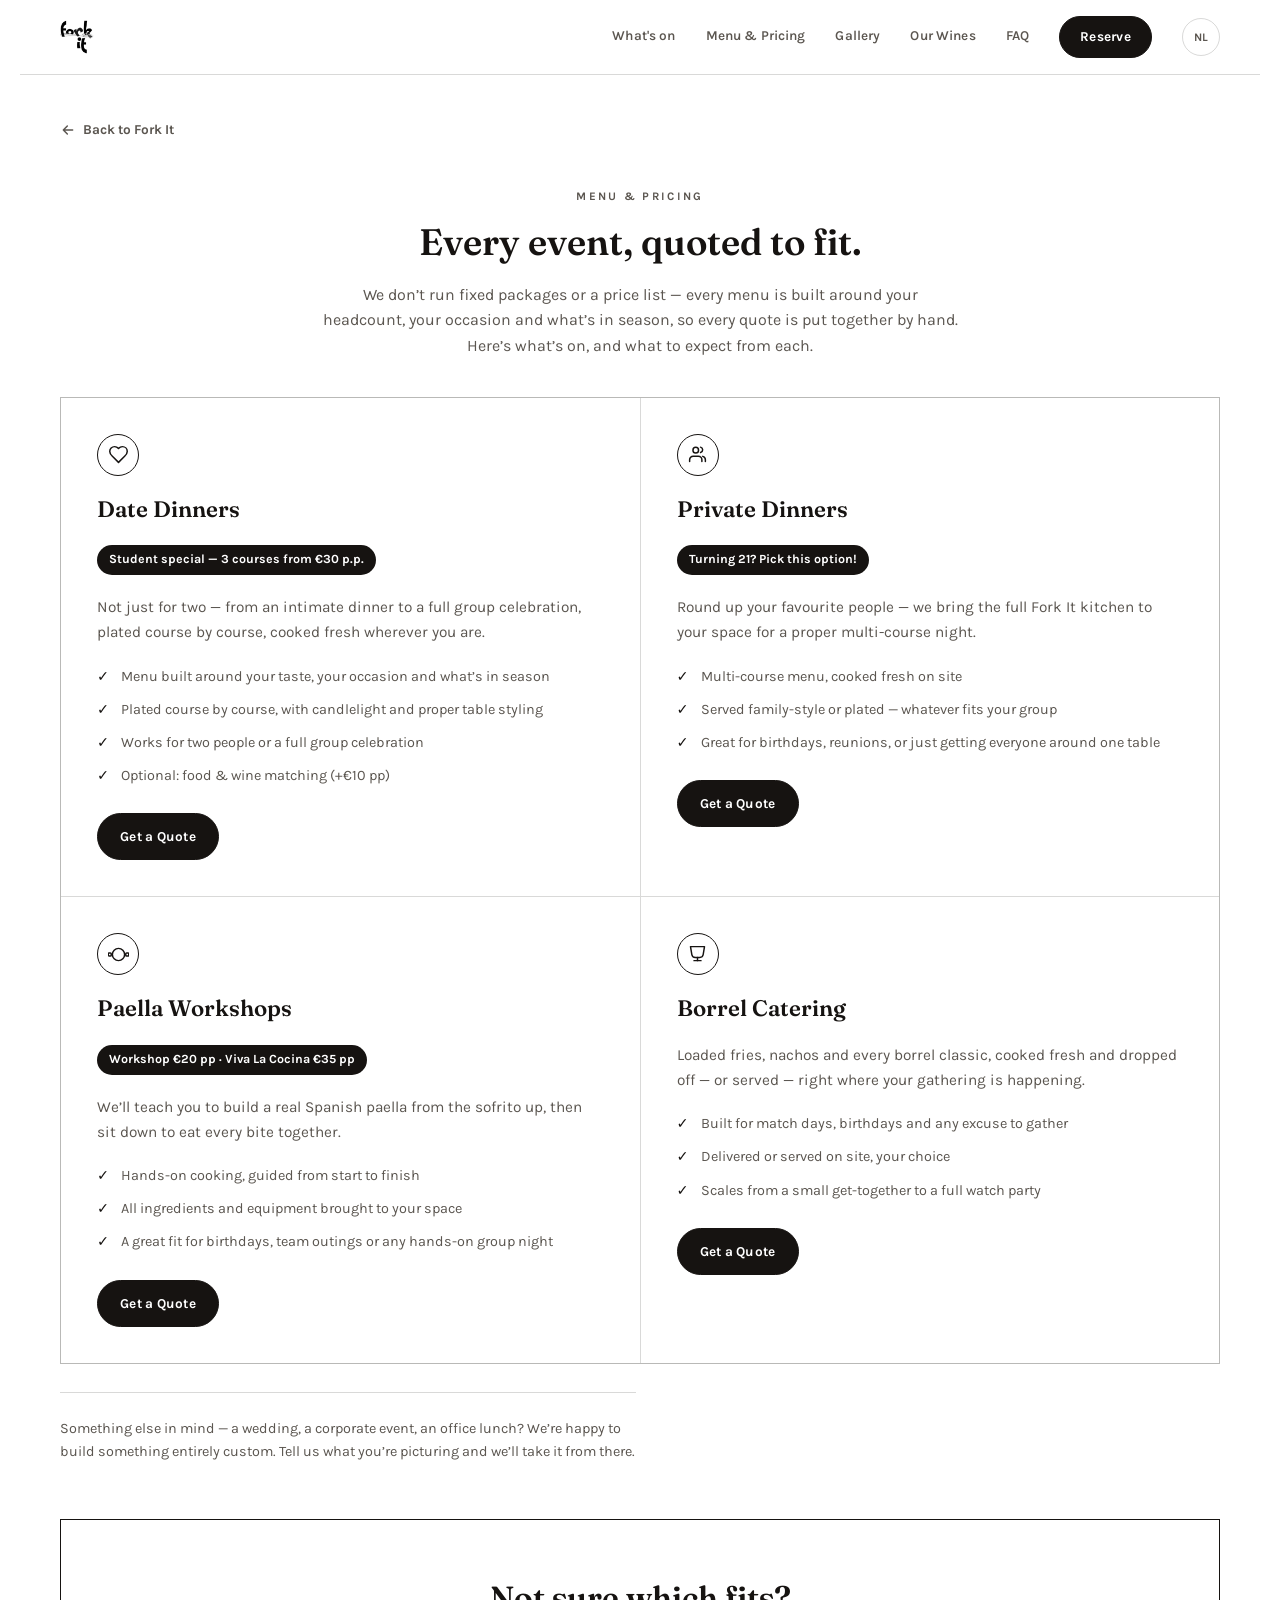
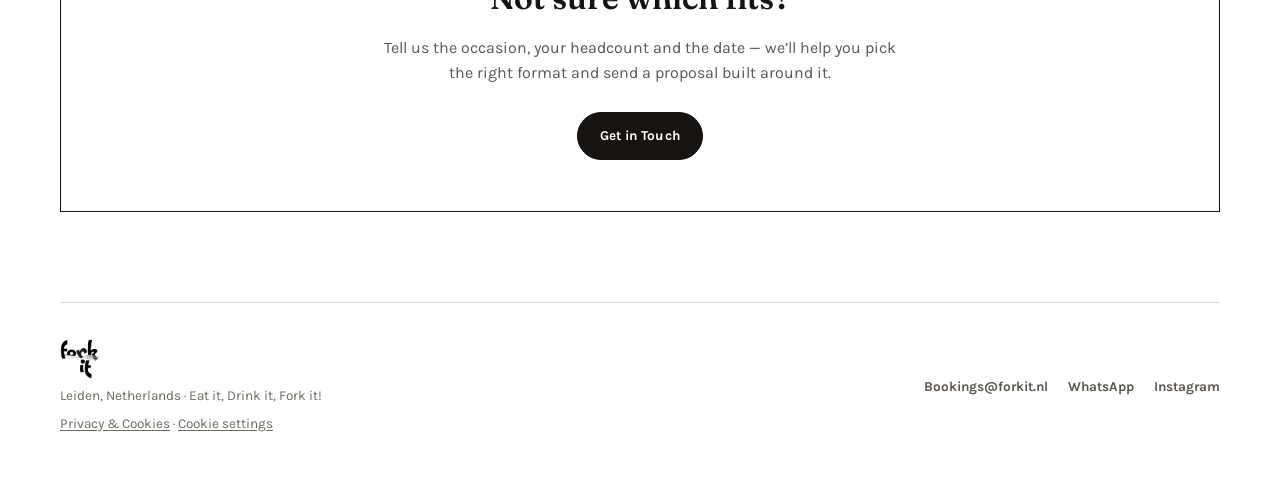
<file: menu.html>
<!doctype html>
<html lang="en">
<head>
<meta charset="utf-8">
<meta name="viewport" content="width=device-width, initial-scale=1">
<link rel="icon" href="favicon.ico" sizes="any">
<link rel="icon" type="image/png" sizes="32x32" href="images/favicon-32x32.png">
<link rel="icon" type="image/png" sizes="16x16" href="images/favicon-16x16.png">
<link rel="apple-touch-icon" href="images/apple-touch-icon.png">
<link rel="preconnect" href="https://fonts.googleapis.com">
<link rel="preconnect" href="https://fonts.gstatic.com" crossorigin>
<link rel="preload" as="style" href="https://fonts.googleapis.com/css2?family=Fraunces:ital,opsz,wght@0,9..144,400;0,9..144,600;0,9..144,700;0,9..144,900;1,9..144,500;1,9..144,600&family=Karla:ital,wght@0,400;0,500;0,600;0,700;0,800;1,400&display=swap" onload="this.onload=null;this.rel='stylesheet'">
<noscript><link rel="stylesheet" href="https://fonts.googleapis.com/css2?family=Fraunces:ital,opsz,wght@0,9..144,400;0,9..144,600;0,9..144,700;0,9..144,900;1,9..144,500;1,9..144,600&family=Karla:ital,wght@0,400;0,500;0,600;0,700;0,800;1,400&display=swap"></noscript>
<title>Menu &amp; Pricing — Fork It Leiden</title>
<meta name="description" content="Date Dinners, Private Dinners, Paella Workshops and Borrel Catering from Fork It — every event is cooked fresh and quoted to fit your table." data-nl-content="Date Dinners, Private Dinners, Paella Workshops en Borrel Catering van Fork It — elk evenement wordt vers gekookt en op maat gemaakt.">
<link rel="canonical" href="https://forkit.nl/menu.html">
<meta property="og:type" content="website">
<meta property="og:url" content="https://forkit.nl/menu.html">
<meta property="og:site_name" content="Fork It Leiden">
<meta property="og:title" content="Menu &amp; Pricing — Fork It Leiden" data-nl-content="Menu &amp; Prijzen — Fork It Leiden">
<meta property="og:description" content="Every event is cooked fresh and quoted to fit your table. See what's on, then ask for a quote." data-nl-content="Elk evenement wordt vers gekookt en op maat gemaakt. Bekijk het aanbod en vraag een offerte aan.">
<meta property="og:image" content="og-image.jpg">
<meta property="og:image:width" content="1200">
<meta property="og:image:height" content="630">
<meta name="twitter:card" content="summary_large_image">
<meta name="twitter:title" content="Menu &amp; Pricing — Fork It Leiden" data-nl-content="Menu &amp; Prijzen — Fork It Leiden">
<meta name="twitter:description" content="Every event is cooked fresh and quoted to fit your table. See what's on, then ask for a quote." data-nl-content="Elk evenement wordt vers gekookt en op maat gemaakt. Bekijk het aanbod en vraag een offerte aan.">
<meta name="twitter:image" content="og-image.jpg">
<link rel="stylesheet" href="assets/style.css">
<link rel="stylesheet" href="assets/newsletter-popup.css">
<link rel="stylesheet" href="assets/vendor/cookieconsent/cookieconsent.css">
<script type="application/ld+json">
{
  "@context": "https://schema.org",
  "@type": "CateringService",
  "name": "Fork It",
  "description": "Date Dinners, Private Dinners, Paella Workshops and Borrel Catering from Fork It — every event is cooked fresh and quoted to fit your table.",
  "url": "https://forkit.nl/menu.html",
  "image": "https://forkit.nl/og-image.jpg",
  "telephone": "+31630036888",
  "email": "Bookings@forkit.nl",
  "address": {
    "@type": "PostalAddress",
    "addressLocality": "Leiden",
    "addressCountry": "NL"
  },
  "areaServed": "Leiden, Netherlands",
  "sameAs": [
    "https://instagram.com/fork_it_leiden"
  ]
}
</script>
</head>
<body>
<header>
  <div class="nav">
    <a class="logo" href="home.html">
      <img class="logo-mark" src="images/logo.png" alt="Fork It">
    </a>
    <nav class="navlinks">
      <a class="hide-mobile" href="home.html#menu" data-nl="Wat we bieden">What's on</a>
      <a class="hide-mobile" href="menu.html" data-nl="Menu &amp; Prijzen">Menu &amp; Pricing</a>
      <a class="hide-mobile" href="gallery.html" data-nl="Galerij">Gallery</a>
      <a class="hide-mobile" href="wines.html" data-nl="Onze Wijnen">Our Wines</a>
      <a class="hide-mobile" href="faq.html" data-nl="Veelgestelde vragen">FAQ</a>
      <a class="btn btn-dark" href="home.html#book" data-track="book_click" data-location="nav" data-nl="Reserveren">Reserve</a>
      <button type="button" class="lang-toggle" data-lang-toggle aria-label="Switch to Dutch"><span data-lang-label>NL</span></button>
      <button type="button" class="nav-toggle" aria-label="Open menu" data-nl-aria-label="Menu openen" aria-expanded="false" aria-controls="mobileNav">
        <span class="nav-toggle-bar"></span>
        <span class="nav-toggle-bar"></span>
        <span class="nav-toggle-bar"></span>
      </button>
    </nav>
  </div>
  <nav class="mobile-nav" id="mobileNav" hidden>
    <a href="home.html#menu" data-nl="Wat we bieden">What's on</a>
    <a href="menu.html" data-nl="Menu &amp; Prijzen">Menu &amp; Pricing</a>
    <a href="gallery.html" data-nl="Galerij">Gallery</a>
    <a href="wines.html" data-nl="Onze Wijnen">Our Wines</a>
    <a href="faq.html" data-nl="Veelgestelde vragen">FAQ</a>
  </nav>
</header>

<main class="wrap">
  <div class="page-content">

    <a class="detail-back" href="home.html"><svg viewBox="0 0 24 24" fill="none" stroke="currentColor" stroke-width="2.2" stroke-linecap="round" stroke-linejoin="round"><path d="M19 12H5M11 6l-6 6 6 6"/></svg><span data-nl="Terug naar Fork It">Back to Fork It</span></a>

    <div class="section-head">
      <p class="eyebrow" data-nl="Menu &amp; Prijzen">Menu &amp; Pricing</p>
      <h2 data-nl="Elk evenement, op maat gemaakt.">Every event, quoted to fit.</h2>
      <p data-nl-html="Wij werken niet met vaste pakketten of een prijslijst &mdash; elk menu wordt samengesteld rond jouw aantal gasten, de gelegenheid en wat er in het seizoen is, zodat elke offerte met de hand wordt gemaakt. Hier is ons aanbod, en wat je van elk onderdeel kunt verwachten.">We don&rsquo;t run fixed packages or a price list &mdash; every menu is built around your headcount, your occasion and what&rsquo;s in season, so every quote is put together by hand. Here&rsquo;s what&rsquo;s on, and what to expect from each.</p>
    </div>

    <div class="pricing-grid">

      <div class="pricing-card">
        <div class="offer-icon">
          <svg viewBox="0 0 24 24" fill="none" stroke="currentColor" stroke-width="1.7" stroke-linecap="round" stroke-linejoin="round"><path d="M19 14c1.49-1.46 3-3.21 3-5.5A5.5 5.5 0 0 0 16.5 3c-1.76 0-3 .5-4.5 2-1.5-1.5-2.74-2-4.5-2A5.5 5.5 0 0 0 2 8.5c0 2.29 1.51 4.04 3 5.5l7 7Z"/></svg>
        </div>
        <h3>Date Dinners</h3>
        <p class="pricing-highlight" data-nl-html="Speciaal voor studenten &mdash; 3 gangen vanaf &euro;30 p.p.">Student special &mdash; 3 courses from &euro;30 p.p.</p>
        <p class="lede" data-nl-html="Niet alleen voor twee &mdash; van een intiem dinertje tot een complete groepsviering, in gangen geserveerd en vers gekookt waar je ook bent.">Not just for two &mdash; from an intimate dinner to a full group celebration, plated course by course, cooked fresh wherever you are.</p>
        <ul>
          <li data-nl-html="Menu samengesteld rond jouw smaak, de gelegenheid en wat er in het seizoen is">Menu built around your taste, your occasion and what&rsquo;s in season</li>
          <li data-nl-html="In gangen geserveerd, met kaarslicht en verzorgde tafelstyling">Plated course by course, with candlelight and proper table styling</li>
          <li data-nl-html="Geschikt voor twee personen of een complete groepsviering">Works for two people or a full group celebration</li>
          <li data-nl-html="Optioneel: wijn- en spijscombinatie (+&euro;10 p.p.)">Optional: food &amp; wine matching (+&euro;10 pp)</li>
        </ul>
        <a class="btn btn-dark" href="home.html?event=Date%20Dinner#book" data-track="book_click" data-location="menu_page" data-workshop="date-dinner" data-nl="Vraag een Offerte Aan">Get a Quote</a>
      </div>

      <div class="pricing-card">
        <div class="offer-icon">
          <svg viewBox="0 0 24 24" fill="none" stroke="currentColor" stroke-width="1.7" stroke-linecap="round" stroke-linejoin="round"><path d="M17 20v-2a4 4 0 0 0-4-4H7a4 4 0 0 0-4 4v2"/><circle cx="10" cy="7" r="3.2"/><path d="M21 20v-2a4 4 0 0 0-3-3.87"/><path d="M15.5 3.6a3.2 3.2 0 0 1 0 6.2"/></svg>
        </div>
        <h3>Private Dinners</h3>
        <p class="pricing-highlight" data-nl-html="21-diner? Kies deze optie!">Turning 21? Pick this option!</p>
        <p class="lede" data-nl-html="Verzamel je favoriete mensen &mdash; wij brengen de volledige Fork It keuken naar jouw locatie voor een culinaire avond om niet te vergeten.">Round up your favourite people &mdash; we bring the full Fork It kitchen to your space for a proper multi-course night.</p>
        <ul>
          <li data-nl="Menu met meerdere gangen, vers gekookt op locatie">Multi-course menu, cooked fresh on site</li>
          <li data-nl-html="Familiestijl of in gangen geserveerd &mdash; wat het best bij jouw groep past">Served family-style or plated &mdash; whatever fits your group</li>
          <li data-nl="Perfect voor verjaardagen, reünies, of gewoon iedereen rond één tafel krijgen">Great for birthdays, reunions, or just getting everyone around one table</li>
        </ul>
        <a class="btn btn-dark" href="home.html?event=Private%20Dinner#book" data-track="book_click" data-location="menu_page" data-workshop="private-dinner" data-nl="Vraag een Offerte Aan">Get a Quote</a>
      </div>

      <div class="pricing-card">
        <div class="offer-icon">
          <svg viewBox="0 0 24 24" fill="none" stroke="currentColor" stroke-width="1.7" stroke-linecap="round" stroke-linejoin="round"><circle cx="12" cy="12" r="7"/><rect x="0.3" y="10.2" width="3.4" height="3.6" rx="1"/><rect x="20.3" y="10.2" width="3.4" height="3.6" rx="1"/></svg>
        </div>
        <h3>Paella Workshops</h3>
        <p class="pricing-highlight" data-nl-html="Workshop &euro;20 p.p. &middot; Viva La Cocina &euro;35 p.p.">Workshop &euro;20 pp &middot; Viva La Cocina &euro;35 pp</p>
        <p class="lede" data-nl-html="Wij leren je een echte Spaanse paella te bouwen vanaf de sofrito, waarna je samen van elke hap geniet. Liever een volledig Spaans 3-gangenmenu met je groep koken? Dat kan met Viva La Cocina.">We&rsquo;ll teach you to build a real Spanish paella from the sofrito up, then sit down to eat every bite together.</p>
        <ul>
          <li data-nl="Hands-on koken, van begin tot eind begeleid">Hands-on cooking, guided from start to finish</li>
          <li data-nl="Alle ingrediënten en materiaal naar jouw locatie gebracht">All ingredients and equipment brought to your space</li>
          <li data-nl="Perfect voor verjaardagen, teamuitjes of elke hands-on groepsavond">A great fit for birthdays, team outings or any hands-on group night</li>
        </ul>
        <a class="btn btn-dark" href="home.html?event=Paella%20Workshop#book" data-track="book_click" data-location="menu_page" data-workshop="paella-workshop" data-nl="Vraag een Offerte Aan">Get a Quote</a>
      </div>

      <div class="pricing-card">
        <div class="offer-icon">
          <svg viewBox="0 0 24 24" fill="none" stroke="currentColor" stroke-width="1.7" stroke-linecap="round" stroke-linejoin="round"><path d="M4 3h16l-1.5 9a4 4 0 0 1-4 3.4h-5a4 4 0 0 1-4-3.4L4 3z"/><path d="M8 19h8"/><path d="M12 15.4V19"/></svg>
        </div>
        <h3>Borrel Catering</h3>
        <p class="lede" data-nl-html="Loaded fries, nachos en alle borrelklassiekers, vers gekookt en afgeleverd &mdash; of geserveerd &mdash; precies waar jouw gezelligheid plaatsvindt.">Loaded fries, nachos and every borrel classic, cooked fresh and dropped off &mdash; or served &mdash; right where your gathering is happening.</p>
        <ul>
          <li data-nl="Gemaakt voor wedstrijddagen, verjaardagen en elke smoes om samen te komen">Built for match days, birthdays and any excuse to gather</li>
          <li data-nl="Geleverd of geserveerd op locatie, jouw keuze">Delivered or served on site, your choice</li>
          <li data-nl="Van een klein samenzijn tot een complete kijkavond">Scales from a small get-together to a full watch party</li>
        </ul>
        <a class="btn btn-dark" href="home.html?event=Borrel%20Catering#book" data-track="book_click" data-location="menu_page" data-workshop="borrel-catering" data-nl="Vraag een Offerte Aan">Get a Quote</a>
      </div>

    </div>

    <p class="pricing-note" data-nl-html="Iets anders in gedachten &mdash; een bruiloft, een bedrijfsevenement, een lunch op kantoor? We bouwen graag iets volledig op maat. Vertel ons wat je voor ogen hebt en wij gaan verder vanaf daar.">Something else in mind &mdash; a wedding, a corporate event, an office lunch? We&rsquo;re happy to build something entirely custom. Tell us what you&rsquo;re picturing and we&rsquo;ll take it from there.</p>

    <div class="detail-cta" style="margin-top:56px;">
      <h2 data-nl="Niet zeker wat het beste past?">Not sure which fits?</h2>
      <p data-nl-html="Vertel ons de gelegenheid, het aantal gasten en de datum &mdash; wij helpen je het juiste format te kiezen en sturen een voorstel dat erop is afgestemd.">Tell us the occasion, your headcount and the date &mdash; we&rsquo;ll help you pick the right format and send a proposal built around it.</p>
      <a href="home.html#book" class="btn btn-dark" data-track="book_click" data-location="menu_page" data-nl="Neem Contact Op">Get in Touch</a>
    </div>

  </div>
</main>

<footer class="wrap">
  <div class="foot-left">
    <a class="logo" href="home.html">
      <img class="logo-mark" loading="lazy" src="images/logo.png" alt="Fork It">
    </a>
    <p><span data-nl="Leiden, Nederland">Leiden, Netherlands</span> &middot; Eat it, Drink it, Fork it!</p>
    <p class="foot-legal"><a href="privacy.html">Privacy &amp; Cookies</a> &middot; <button type="button" data-cc="show-preferencesModal" data-nl="Cookie-instellingen">Cookie settings</button></p>
  </div>
  <div class="foot-right">
    <a href="mailto:Bookings@forkit.nl" data-track="contact_click" data-method="email">Bookings@forkit.nl</a>
    <a href="https://wa.me/31630036888" target="_blank" rel="noopener" data-track="contact_click" data-method="whatsapp">WhatsApp</a>
    <a href="https://instagram.com/fork_it_leiden" target="_blank" rel="noopener" data-track="contact_click" data-method="instagram">Instagram</a>
  </div>
</footer>

<script src="assets/vendor/cookieconsent/cookieconsent.umd.js"></script>
<script src="assets/analytics-config.js"></script>
<script src="assets/analytics-consent.js"></script>
<script src="assets/analytics-events.js"></script>
<script src="assets/site.js"></script>
<script src="assets/i18n.js"></script>
<script src="assets/newsletter-popup.js"></script>
</body>
</html>
</file>
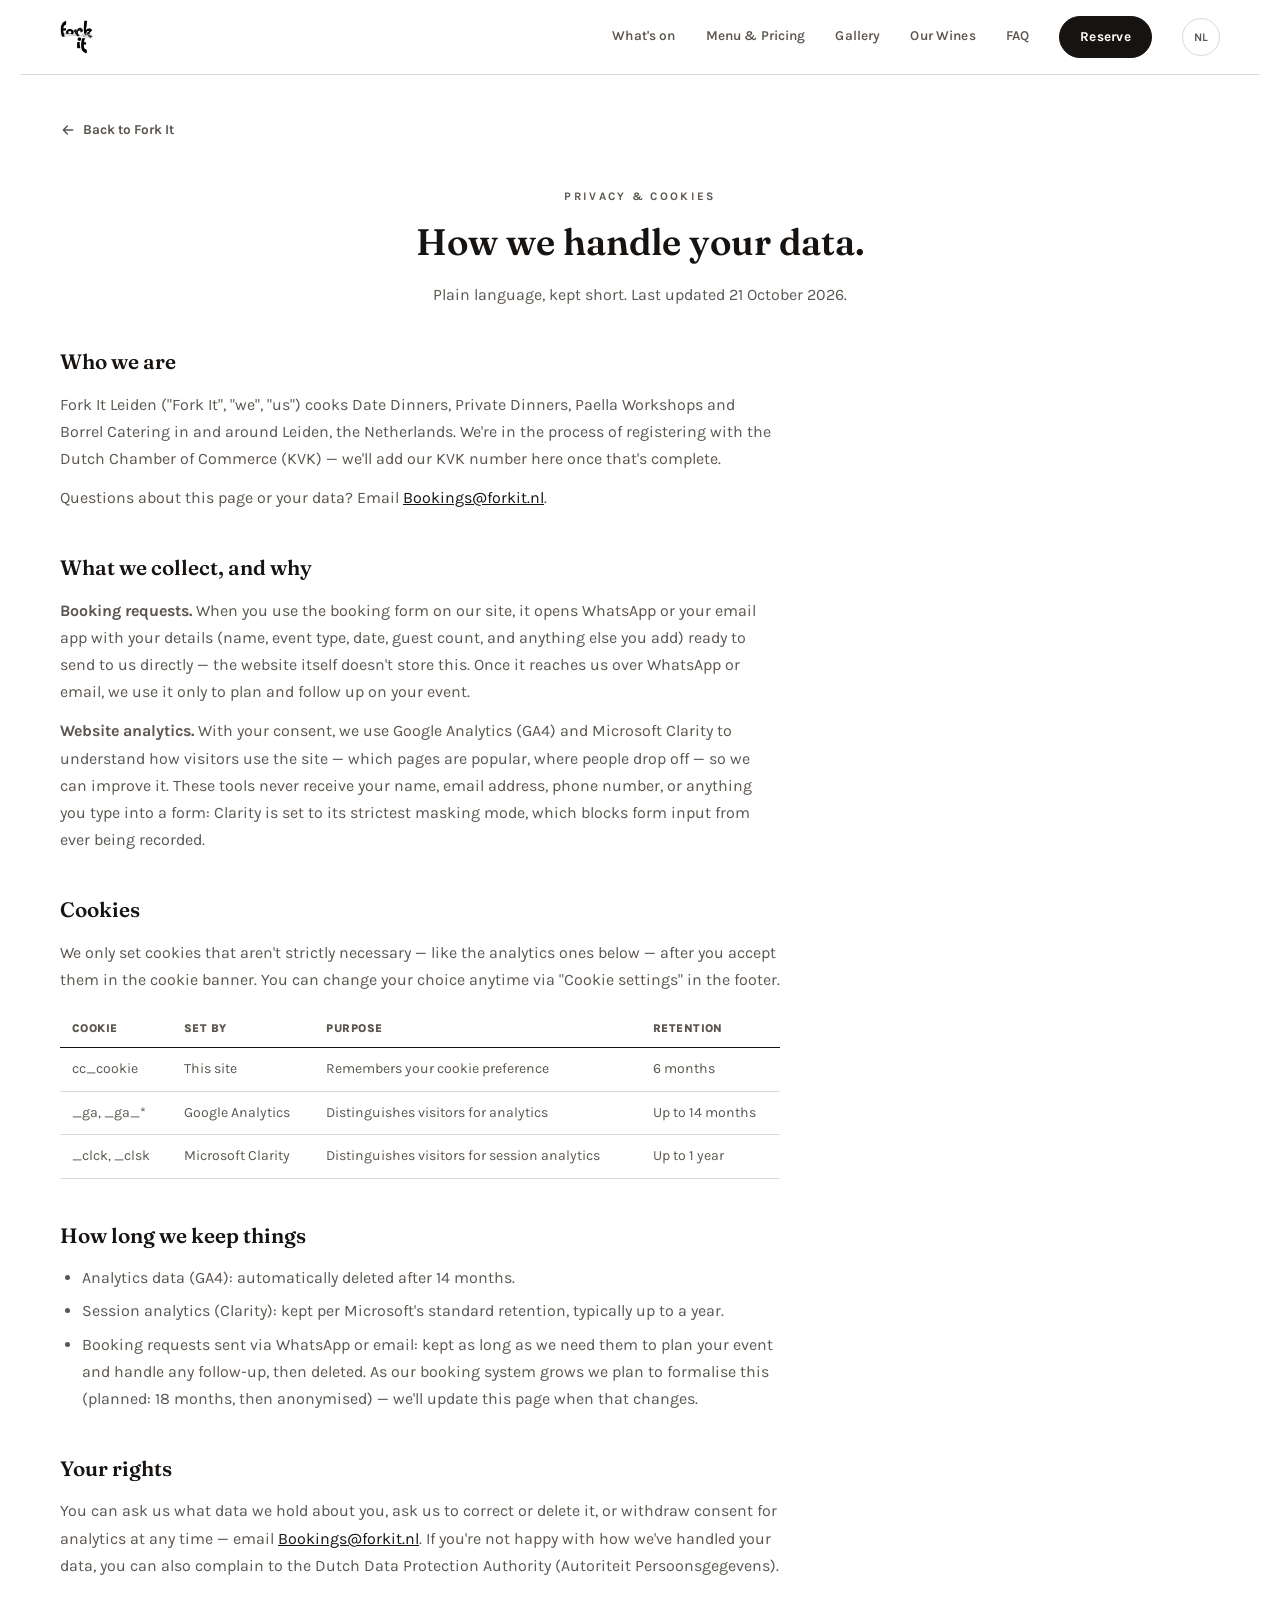
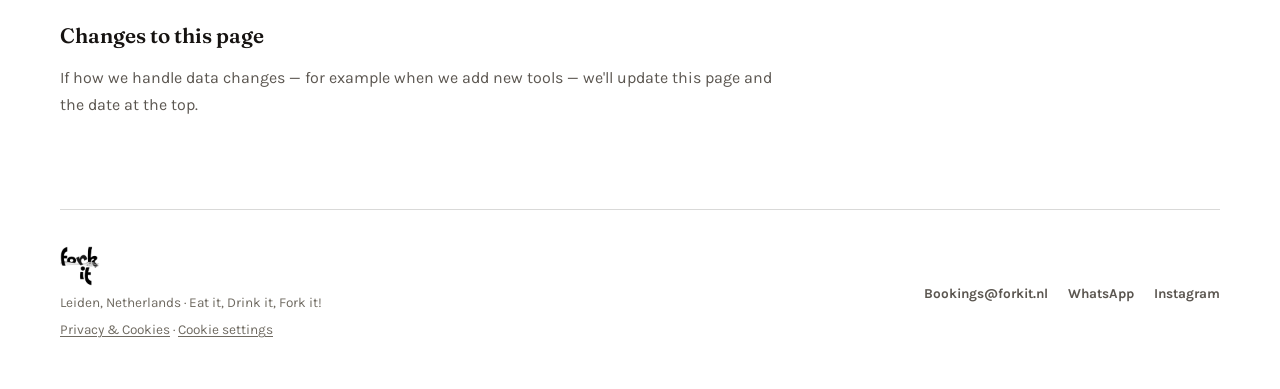
<file: privacy.html>
<!doctype html>
<html lang="en">
<head>
<meta charset="utf-8">
<meta name="viewport" content="width=device-width, initial-scale=1">
<link rel="icon" href="favicon.ico" sizes="any">
<link rel="icon" type="image/png" sizes="32x32" href="images/favicon-32x32.png">
<link rel="icon" type="image/png" sizes="16x16" href="images/favicon-16x16.png">
<link rel="apple-touch-icon" href="images/apple-touch-icon.png">
<link rel="preconnect" href="https://fonts.googleapis.com">
<link rel="preconnect" href="https://fonts.gstatic.com" crossorigin>
<link rel="preload" as="style" href="https://fonts.googleapis.com/css2?family=Fraunces:ital,opsz,wght@0,9..144,400;0,9..144,600;0,9..144,700;0,9..144,900;1,9..144,500;1,9..144,600&family=Karla:ital,wght@0,400;0,500;0,600;0,700;0,800;1,400&display=swap" onload="this.onload=null;this.rel='stylesheet'">
<noscript><link rel="stylesheet" href="https://fonts.googleapis.com/css2?family=Fraunces:ital,opsz,wght@0,9..144,400;0,9..144,600;0,9..144,700;0,9..144,900;1,9..144,500;1,9..144,600&family=Karla:ital,wght@0,400;0,500;0,600;0,700;0,800;1,400&display=swap"></noscript>
<title>Privacy &amp; Cookies — Fork It Leiden</title>
<meta name="description" content="How Fork It Leiden handles your data: what we collect, why, how long we keep it, and how to ask us to delete it." data-nl-content="Hoe Fork It Leiden met jouw gegevens omgaat: wat we verzamelen, waarom, hoe lang we het bewaren, en hoe je ons kunt vragen het te verwijderen.">
<link rel="canonical" href="https://forkit.nl/privacy.html">
<meta name="robots" content="noindex">
<meta property="og:type" content="website">
<meta property="og:url" content="https://forkit.nl/privacy.html">
<meta property="og:site_name" content="Fork It Leiden">
<meta property="og:title" content="Privacy &amp; Cookies — Fork It Leiden">
<meta property="og:description" content="How Fork It Leiden handles your data: what we collect, why, how long we keep it, and how to ask us to delete it." data-nl-content="Hoe Fork It Leiden met jouw gegevens omgaat: wat we verzamelen, waarom, hoe lang we het bewaren, en hoe je ons kunt vragen het te verwijderen.">
<meta property="og:image" content="og-image.jpg">
<meta property="og:image:width" content="1200">
<meta property="og:image:height" content="630">
<meta name="twitter:card" content="summary_large_image">
<meta name="twitter:title" content="Privacy &amp; Cookies — Fork It Leiden">
<meta name="twitter:description" content="How Fork It Leiden handles your data: what we collect, why, how long we keep it, and how to ask us to delete it." data-nl-content="Hoe Fork It Leiden met jouw gegevens omgaat: wat we verzamelen, waarom, hoe lang we het bewaren, en hoe je ons kunt vragen het te verwijderen.">
<meta name="twitter:image" content="og-image.jpg">
<link rel="stylesheet" href="assets/style.css">
<link rel="stylesheet" href="assets/vendor/cookieconsent/cookieconsent.css">
</head>
<body>
<header>
  <div class="nav">
    <a class="logo" href="home.html">
      <img class="logo-mark" src="images/logo.png" alt="Fork It">
    </a>
    <nav class="navlinks">
      <a class="hide-mobile" href="home.html#menu" data-nl="Wat we bieden">What's on</a>
      <a class="hide-mobile" href="menu.html" data-nl="Menu &amp; Prijzen">Menu &amp; Pricing</a>
      <a class="hide-mobile" href="gallery.html" data-nl="Galerij">Gallery</a>
      <a class="hide-mobile" href="wines.html" data-nl="Onze Wijnen">Our Wines</a>
      <a class="hide-mobile" href="faq.html" data-nl="Veelgestelde vragen">FAQ</a>
      <a class="btn btn-dark" href="home.html#book" data-track="book_click" data-location="nav" data-nl="Reserveren">Reserve</a>
      <button type="button" class="lang-toggle" data-lang-toggle aria-label="Switch to Dutch"><span data-lang-label>NL</span></button>
      <button type="button" class="nav-toggle" aria-label="Open menu" data-nl-aria-label="Menu openen" aria-expanded="false" aria-controls="mobileNav">
        <span class="nav-toggle-bar"></span>
        <span class="nav-toggle-bar"></span>
        <span class="nav-toggle-bar"></span>
      </button>
    </nav>
  </div>
  <nav class="mobile-nav" id="mobileNav" hidden>
    <a href="home.html#menu" data-nl="Wat we bieden">What's on</a>
    <a href="menu.html" data-nl="Menu &amp; Prijzen">Menu &amp; Pricing</a>
    <a href="gallery.html" data-nl="Galerij">Gallery</a>
    <a href="wines.html" data-nl="Onze Wijnen">Our Wines</a>
    <a href="faq.html" data-nl="Veelgestelde vragen">FAQ</a>
  </nav>
</header>

<main class="wrap">
  <div class="page-content">

    <a class="detail-back" href="home.html"><svg viewBox="0 0 24 24" fill="none" stroke="currentColor" stroke-width="2.2" stroke-linecap="round" stroke-linejoin="round"><path d="M19 12H5M11 6l-6 6 6 6"/></svg><span data-nl="Terug naar Fork It">Back to Fork It</span></a>

    <div class="section-head">
      <p class="eyebrow">Privacy &amp; Cookies</p>
      <h2 data-nl="Hoe we met jouw gegevens omgaan.">How we handle your data.</h2>
      <p data-nl="Begrijpelijke taal, kort gehouden. Laatst bijgewerkt op 21 oktober 2026.">Plain language, kept short. Last updated 21 October 2026.</p>
    </div>

    <div class="privacy-body">

      <h3 data-nl="Wie we zijn">Who we are</h3>
      <p data-nl-html="Fork It Leiden (&ldquo;Fork It&rdquo;, &ldquo;we&rdquo;, &ldquo;ons&rdquo;) kookt Date Dinners, Private Dinners, Paella Workshops en Borrel Catering in en rond Leiden. We zijn bezig met de inschrijving bij de Kamer van Koophandel (KVK) &mdash; we voegen ons KVK-nummer hier toe zodra dat is afgerond.">Fork It Leiden ("Fork It", "we", "us") cooks Date Dinners, Private Dinners, Paella Workshops and Borrel Catering in and around Leiden, the Netherlands. We're in the process of registering with the Dutch Chamber of Commerce (KVK) &mdash; we'll add our KVK number here once that's complete.</p>
      <p data-nl-html="Vragen over deze pagina of jouw gegevens? Mail naar <a href=&quot;mailto:Bookings@forkit.nl&quot;>Bookings@forkit.nl</a>.">Questions about this page or your data? Email <a href="mailto:Bookings@forkit.nl">Bookings@forkit.nl</a>.</p>

      <h3 data-nl="Wat we verzamelen, en waarom">What we collect, and why</h3>
      <p data-nl-html="<strong>Boekingsaanvragen.</strong> Wanneer je het boekingsformulier op onze site gebruikt, wordt WhatsApp of je e-mailapp geopend met jouw gegevens (naam, type evenement, datum, aantal gasten en alles wat je verder invult) klaar om direct naar ons te sturen &mdash; de website zelf slaat dit niet op. Zodra het ons bereikt via WhatsApp of e-mail, gebruiken we het alleen om jouw evenement te plannen en op te volgen."><strong>Booking requests.</strong> When you use the booking form on our site, it opens WhatsApp or your email app with your details (name, event type, date, guest count, and anything else you add) ready to send to us directly &mdash; the website itself doesn't store this. Once it reaches us over WhatsApp or email, we use it only to plan and follow up on your event.</p>
      <p data-nl-html="<strong>Websiteanalyse.</strong> Met jouw toestemming gebruiken we Google Analytics (GA4) en Microsoft Clarity om te begrijpen hoe bezoekers de site gebruiken &mdash; welke pagina&rsquo;s populair zijn, waar mensen afhaken &mdash; zodat we de site kunnen verbeteren. Deze tools ontvangen nooit jouw naam, e-mailadres, telefoonnummer, of iets wat je in een formulier invult: Clarity staat in de strengste maskeringsmodus, waardoor forminvoer nooit wordt opgeslagen."><strong>Website analytics.</strong> With your consent, we use Google Analytics (GA4) and Microsoft Clarity to understand how visitors use the site &mdash; which pages are popular, where people drop off &mdash; so we can improve it. These tools never receive your name, email address, phone number, or anything you type into a form: Clarity is set to its strictest masking mode, which blocks form input from ever being recorded.</p>

      <h3>Cookies</h3>
      <p data-nl-html="We plaatsen alleen cookies die niet strikt noodzakelijk zijn &mdash; zoals de analytische cookies hieronder &mdash; nadat je ze hebt geaccepteerd in de cookiebanner. Je kunt je keuze op elk moment wijzigen via &ldquo;Cookie-instellingen&rdquo; in de footer.">We only set cookies that aren't strictly necessary &mdash; like the analytics ones below &mdash; after you accept them in the cookie banner. You can change your choice anytime via "Cookie settings" in the footer.</p>
      <table class="privacy-table">
        <thead>
          <tr><th data-nl="Cookie">Cookie</th><th data-nl="Geplaatst door">Set by</th><th data-nl="Doel">Purpose</th><th data-nl="Bewaartermijn">Retention</th></tr>
        </thead>
        <tbody>
          <tr><td>cc_cookie</td><td data-nl="Deze site">This site</td><td data-nl="Onthoudt je cookievoorkeur">Remembers your cookie preference</td><td data-nl="6 maanden">6 months</td></tr>
          <tr><td>_ga, _ga_*</td><td>Google Analytics</td><td data-nl="Onderscheidt bezoekers voor analyse">Distinguishes visitors for analytics</td><td data-nl="Tot 14 maanden">Up to 14 months</td></tr>
          <tr><td>_clck, _clsk</td><td>Microsoft Clarity</td><td data-nl="Onderscheidt bezoekers voor sessie-analyse">Distinguishes visitors for session analytics</td><td data-nl="Tot 1 jaar">Up to 1 year</td></tr>
        </tbody>
      </table>

      <h3 data-nl="Hoe lang we dingen bewaren">How long we keep things</h3>
      <ul>
        <li data-nl="Analysegegevens (GA4): automatisch verwijderd na 14 maanden.">Analytics data (GA4): automatically deleted after 14 months.</li>
        <li data-nl-html="Sessie-analyse (Clarity): bewaard volgens Microsoft&rsquo;s standaard bewaartermijn, doorgaans tot een jaar.">Session analytics (Clarity): kept per Microsoft's standard retention, typically up to a year.</li>
        <li data-nl-html="Boekingsaanvragen via WhatsApp of e-mail: bewaard zolang we ze nodig hebben om jouw evenement te plannen en af te handelen, en daarna verwijderd. Naarmate ons boekingssysteem groeit, zijn we van plan dit te formaliseren (gepland: 18 maanden, daarna geanonimiseerd) &mdash; we werken deze pagina bij zodra dat verandert.">Booking requests sent via WhatsApp or email: kept as long as we need them to plan your event and handle any follow-up, then deleted. As our booking system grows we plan to formalise this (planned: 18 months, then anonymised) &mdash; we'll update this page when that changes.</li>
      </ul>

      <h3 data-nl="Jouw rechten">Your rights</h3>
      <p data-nl-html="Je kunt ons vragen welke gegevens we over je hebben, ons vragen deze te corrigeren of te verwijderen, of op elk moment je toestemming voor analyse intrekken &mdash; mail naar <a href=&quot;mailto:Bookings@forkit.nl&quot;>Bookings@forkit.nl</a>. Ben je niet tevreden over hoe we met jouw gegevens zijn omgegaan, dan kun je ook een klacht indienen bij de Autoriteit Persoonsgegevens.">You can ask us what data we hold about you, ask us to correct or delete it, or withdraw consent for analytics at any time &mdash; email <a href="mailto:Bookings@forkit.nl">Bookings@forkit.nl</a>. If you're not happy with how we've handled your data, you can also complain to the Dutch Data Protection Authority (Autoriteit Persoonsgegevens).</p>

      <h3 data-nl="Wijzigingen aan deze pagina">Changes to this page</h3>
      <p data-nl-html="Als de manier waarop we met gegevens omgaan verandert &mdash; bijvoorbeeld wanneer we nieuwe tools toevoegen &mdash; werken we deze pagina en de datum hierboven bij.">If how we handle data changes &mdash; for example when we add new tools &mdash; we'll update this page and the date at the top.</p>

    </div>

  </div>
</main>

<footer class="wrap">
  <div class="foot-left">
    <a class="logo" href="home.html">
      <img class="logo-mark" loading="lazy" src="images/logo.png" alt="Fork It">
    </a>
    <p><span data-nl="Leiden, Nederland">Leiden, Netherlands</span> &middot; Eat it, Drink it, Fork it!</p>
    <p class="foot-legal"><a href="privacy.html">Privacy &amp; Cookies</a> &middot; <button type="button" data-cc="show-preferencesModal" data-nl="Cookie-instellingen">Cookie settings</button></p>
  </div>
  <div class="foot-right">
    <a href="mailto:Bookings@forkit.nl" data-track="contact_click" data-method="email">Bookings@forkit.nl</a>
    <a href="https://wa.me/31630036888" target="_blank" rel="noopener" data-track="contact_click" data-method="whatsapp">WhatsApp</a>
    <a href="https://instagram.com/fork_it_leiden" target="_blank" rel="noopener" data-track="contact_click" data-method="instagram">Instagram</a>
  </div>
</footer>

<script src="assets/vendor/cookieconsent/cookieconsent.umd.js"></script>
<script src="assets/analytics-config.js"></script>
<script src="assets/analytics-consent.js"></script>
<script src="assets/analytics-events.js"></script>
<script src="assets/site.js"></script>
<script src="assets/i18n.js"></script>
</body>
</html>
</file>
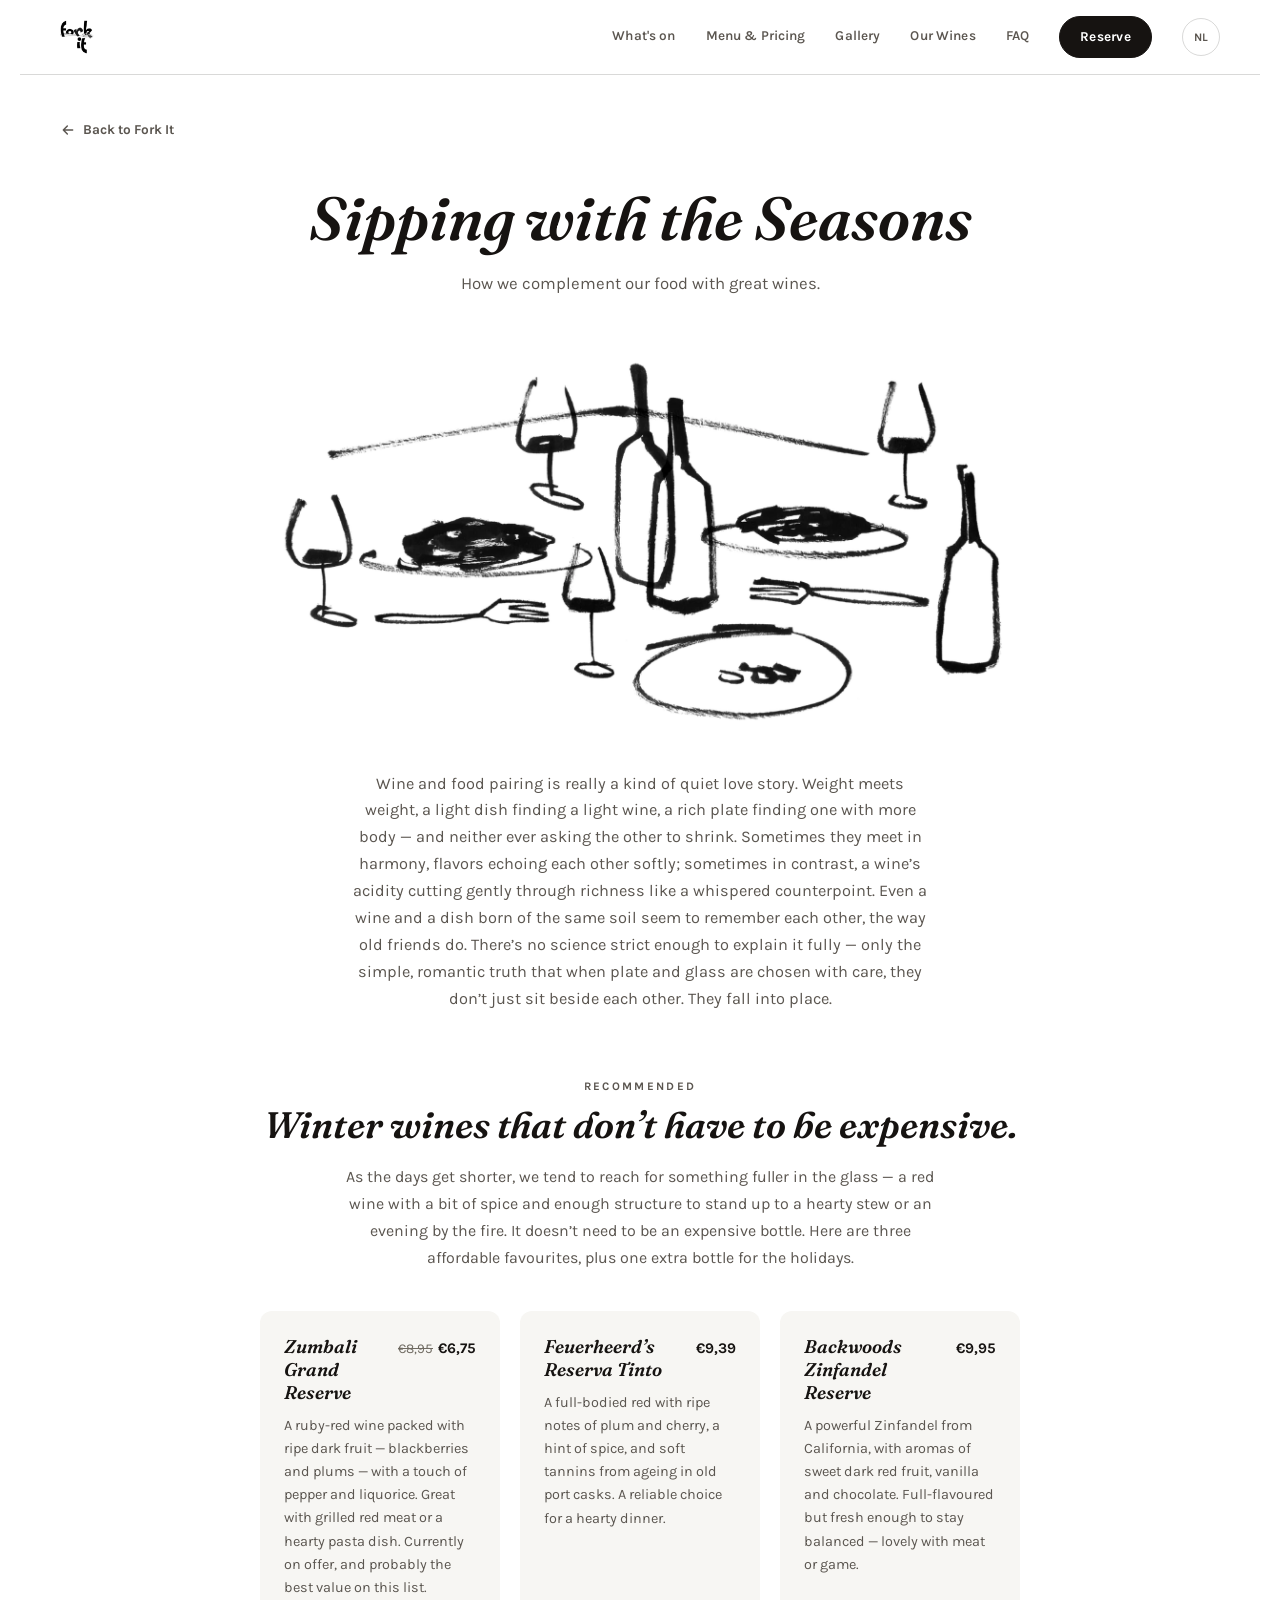
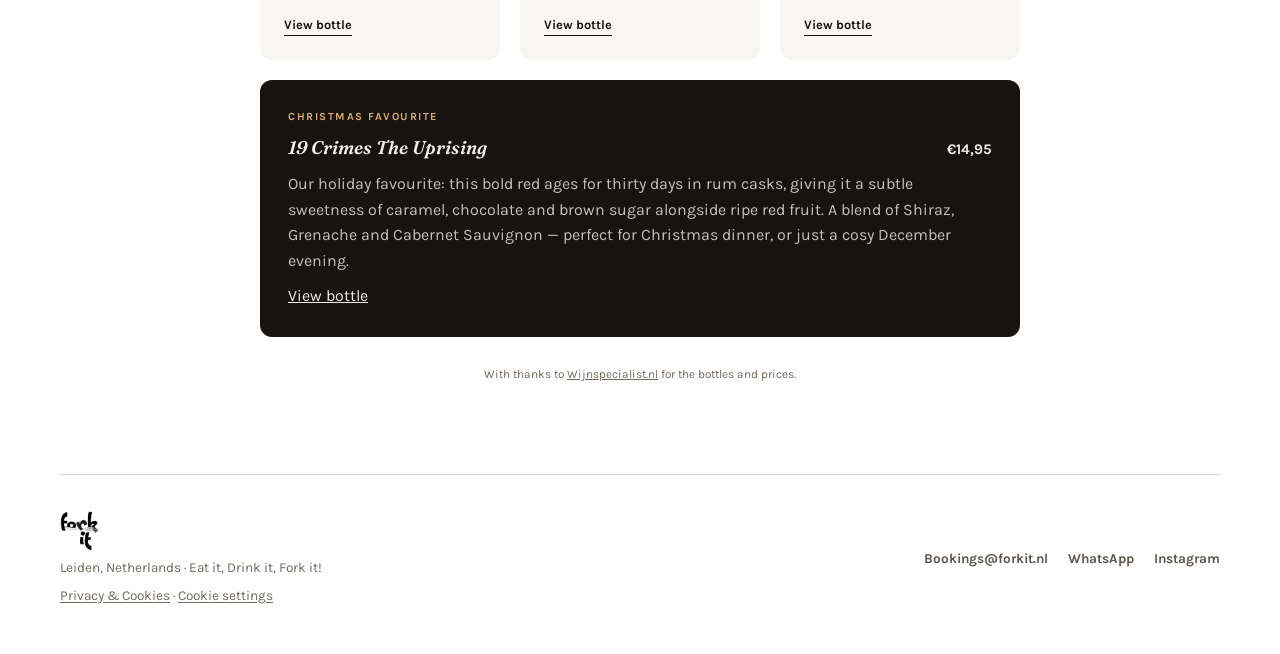
<file: wines.html>
<!doctype html>
<html lang="en">
<head>
<meta charset="utf-8">
<meta name="viewport" content="width=device-width, initial-scale=1">
<link rel="icon" href="favicon.ico" sizes="any">
<link rel="icon" type="image/png" sizes="32x32" href="images/favicon-32x32.png">
<link rel="icon" type="image/png" sizes="16x16" href="images/favicon-16x16.png">
<link rel="apple-touch-icon" href="images/apple-touch-icon.png">
<link rel="preconnect" href="https://fonts.googleapis.com">
<link rel="preconnect" href="https://fonts.gstatic.com" crossorigin>
<link rel="preload" as="style" href="https://fonts.googleapis.com/css2?family=Fraunces:ital,opsz,wght@0,9..144,400;0,9..144,600;0,9..144,700;0,9..144,900;1,9..144,500;1,9..144,600&family=Karla:ital,wght@0,400;0,500;0,600;0,700;0,800;1,400&display=swap" onload="this.onload=null;this.rel='stylesheet'">
<noscript><link rel="stylesheet" href="https://fonts.googleapis.com/css2?family=Fraunces:ital,opsz,wght@0,9..144,400;0,9..144,600;0,9..144,700;0,9..144,900;1,9..144,500;1,9..144,600&family=Karla:ital,wght@0,400;0,500;0,600;0,700;0,800;1,400&display=swap"></noscript>
<title>Our Wines — Fork It Leiden</title>
<meta name="description" content="Fork It's wine and food matching in Leiden, Netherlands." data-nl-content="De wijn- en spijscombinaties van Fork It in Leiden.">
<link rel="canonical" href="https://forkit.nl/wines.html">
<meta property="og:type" content="website">
<meta property="og:url" content="https://forkit.nl/wines.html">
<meta property="og:site_name" content="Fork It Leiden">
<meta property="og:title" content="Our Wines — Fork It Leiden" data-nl-content="Onze Wijnen — Fork It Leiden">
<meta property="og:description" content="Fork It's wine and food matching." data-nl-content="De wijn- en spijscombinaties van Fork It.">
<meta property="og:image" content="og-image.jpg">
<meta property="og:image:width" content="1200">
<meta property="og:image:height" content="630">
<meta name="twitter:card" content="summary_large_image">
<meta name="twitter:title" content="Our Wines — Fork It Leiden" data-nl-content="Onze Wijnen — Fork It Leiden">
<meta name="twitter:description" content="Fork It's wine and food matching." data-nl-content="De wijn- en spijscombinaties van Fork It.">
<meta name="twitter:image" content="og-image.jpg">
<link rel="stylesheet" href="assets/style.css">
<link rel="stylesheet" href="assets/wines.css">
<link rel="stylesheet" href="assets/newsletter-popup.css">
<link rel="stylesheet" href="assets/vendor/cookieconsent/cookieconsent.css">
<script type="application/ld+json">
{
  "@context": "https://schema.org",
  "@type": "CateringService",
  "name": "Fork It",
  "description": "Fork It's wine and food matching in Leiden, Netherlands.",
  "url": "https://forkit.nl/wines.html",
  "image": "https://forkit.nl/og-image.jpg",
  "telephone": "+31630036888",
  "email": "Bookings@forkit.nl",
  "address": {
    "@type": "PostalAddress",
    "addressLocality": "Leiden",
    "addressCountry": "NL"
  },
  "areaServed": "Leiden, Netherlands",
  "sameAs": [
    "https://instagram.com/fork_it_leiden"
  ]
}
</script>
</head>
<body>
<header>
  <div class="nav">
    <a class="logo" href="home.html">
      <img class="logo-mark" src="images/logo.png" alt="Fork It">
    </a>
    <nav class="navlinks">
      <a class="hide-mobile" href="home.html#menu" data-nl="Wat we bieden">What's on</a>
      <a class="hide-mobile" href="menu.html" data-nl="Menu &amp; Prijzen">Menu &amp; Pricing</a>
      <a class="hide-mobile" href="gallery.html" data-nl="Galerij">Gallery</a>
      <a class="hide-mobile" href="wines.html" data-nl="Onze Wijnen">Our Wines</a>
      <a class="hide-mobile" href="faq.html" data-nl="Veelgestelde vragen">FAQ</a>
      <a class="btn btn-dark" href="home.html#book" data-track="book_click" data-location="nav" data-nl="Reserveren">Reserve</a>
      <button type="button" class="lang-toggle" data-lang-toggle aria-label="Switch to Dutch"><span data-lang-label>NL</span></button>
      <button type="button" class="nav-toggle" aria-label="Open menu" data-nl-aria-label="Menu openen" aria-expanded="false" aria-controls="mobileNav">
        <span class="nav-toggle-bar"></span>
        <span class="nav-toggle-bar"></span>
        <span class="nav-toggle-bar"></span>
      </button>
    </nav>
  </div>
  <nav class="mobile-nav" id="mobileNav" hidden>
    <a href="home.html#menu" data-nl="Wat we bieden">What's on</a>
    <a href="menu.html" data-nl="Menu &amp; Prijzen">Menu &amp; Pricing</a>
    <a href="gallery.html" data-nl="Galerij">Gallery</a>
    <a href="wines.html" data-nl="Onze Wijnen">Our Wines</a>
    <a href="faq.html" data-nl="Veelgestelde vragen">FAQ</a>
  </nav>
</header>

<main class="wrap">
  <div class="page-content">

    <a class="detail-back" href="home.html"><svg viewBox="0 0 24 24" fill="none" stroke="currentColor" stroke-width="2.2" stroke-linecap="round" stroke-linejoin="round"><path d="M19 12H5M11 6l-6 6 6 6"/></svg><span data-nl="Terug naar Fork It">Back to Fork It</span></a>

    <div class="wines-hero">
      <h1 data-nl="Proeven met de Seizoenen">Sipping with the Seasons</h1>
      <p class="lede" data-nl="Hoe we ons eten aanvullen met geweldige wijnen.">How we complement our food with great wines.</p>
    </div>

    <div class="wines-sketch">
      <img loading="lazy" src="images/wine-table-sketch.png" alt="Hand-drawn ink sketch of a table set with wine bottles, glasses, plates and cutlery" data-nl-alt="Met de hand getekende inktschets van een gedekte tafel met wijnflessen, glazen, borden en bestek">
      <p class="wines-sketch-text" data-nl-html="Wijn en spijs combineren is eigenlijk een soort stil liefdesverhaal. Gewicht ontmoet gewicht, een licht gerecht vindt een lichte wijn, een rijk gerecht vindt er een met meer body &mdash; en geen van beide vraagt de ander om kleiner te worden. Soms ontmoeten ze elkaar in harmonie, waarbij smaken elkaar zachtjes weerspiegelen; soms in contrast, waarbij de zuurgraad van een wijn zachtjes door rijkdom snijdt als een gefluisterd tegengeluid. Zelfs een wijn en een gerecht geboren uit dezelfde grond lijken elkaar te herkennen, zoals oude vrienden dat doen. Geen wetenschap is strikt genoeg om het volledig te verklaren &mdash; alleen de simpele, romantische waarheid dat wanneer bord en glas met zorg gekozen worden, ze niet zomaar naast elkaar staan. Ze vallen op hun plek.">Wine and food pairing is really a kind of quiet love story. Weight meets weight, a light dish finding a light wine, a rich plate finding one with more body &mdash; and neither ever asking the other to shrink. Sometimes they meet in harmony, flavors echoing each other softly; sometimes in contrast, a wine&rsquo;s acidity cutting gently through richness like a whispered counterpoint. Even a wine and a dish born of the same soil seem to remember each other, the way old friends do. There&rsquo;s no science strict enough to explain it fully &mdash; only the simple, romantic truth that when plate and glass are chosen with care, they don&rsquo;t just sit beside each other. They fall into place.</p>
    </div>

    <div class="wine-article">
      <p class="eyebrow" data-nl="Aanbevolen">Recommended</p>
      <h2 data-nl="Winterse wijnen die niet duur hoeven te zijn.">Winter wines that don&rsquo;t have to be expensive.</h2>
      <p class="wine-article-intro" data-nl-html="Als de dagen korter worden, vragen we vaak om iets vollers in het glas &mdash; een rode wijn met wat kruidigheid en genoeg structuur om tegen een stevige stoofpot of een avond bij de open haard op te boksen. Dat hoeft geen dure fles te zijn. Hier zijn drie betaalbare favorieten, plus &eacute;&eacute;n extra fles voor de feestdagen.">As the days get shorter, we tend to reach for something fuller in the glass &mdash; a red wine with a bit of spice and enough structure to stand up to a hearty stew or an evening by the fire. It doesn&rsquo;t need to be an expensive bottle. Here are three affordable favourites, plus one extra bottle for the holidays.</p>

      <div class="wine-cards">
        <div class="wine-card">
          <div class="wine-card-head">
            <h3>Zumbali Grand Reserve</h3>
            <span class="wine-price"><span class="wine-price-old">&euro;8,95</span>&euro;6,75</span>
          </div>
          <p data-nl-html="Een robijnrode wijn vol rijp donker fruit &mdash; zwarte bessen en pruimen &mdash; met een vleugje peper en zoethout. Lekker bij gegrild rood vlees of een stevig pastagerecht. Op dit moment in de aanbieding, en daarmee waarschijnlijk de beste prijs-kwaliteitverhouding van het rijtje.">A ruby-red wine packed with ripe dark fruit &mdash; blackberries and plums &mdash; with a touch of pepper and liquorice. Great with grilled red meat or a hearty pasta dish. Currently on offer, and probably the best value on this list.</p>
          <a href="https://www.wijnspecialist.nl/product/zumbali-grand-reserve/" target="_blank" rel="noopener" data-nl="Bekijk fles">View bottle</a>
        </div>

        <div class="wine-card">
          <div class="wine-card-head">
            <h3>Feuerheerd&rsquo;s Reserva Tinto</h3>
            <span class="wine-price">&euro;9,39</span>
          </div>
          <p data-nl-html="Een volle rode wijn met rijpe tonen van pruimen en kersen, een vleugje kruiden, en zachte tannines dankzij rijping op oude portvaten. Een betrouwbare keuze voor bij een stevige avondmaaltijd.">A full-bodied red with ripe notes of plum and cherry, a hint of spice, and soft tannins from ageing in old port casks. A reliable choice for a hearty dinner.</p>
          <a href="https://www.wijnspecialist.nl/product/feuerheerds-reserva-tinto/" target="_blank" rel="noopener" data-nl="Bekijk fles">View bottle</a>
        </div>

        <div class="wine-card">
          <div class="wine-card-head">
            <h3>Backwoods Zinfandel Reserve</h3>
            <span class="wine-price">&euro;9,95</span>
          </div>
          <p data-nl-html="Een krachtige Zinfandel uit Californi&euml;, met geuren van zoet donkerrood fruit, vanille en chocolade. Vol van smaak, maar fris genoeg om niet te zwaar te worden &mdash; fijn bij vlees- of wildgerechten.">A powerful Zinfandel from California, with aromas of sweet dark red fruit, vanilla and chocolate. Full-flavoured but fresh enough to stay balanced &mdash; lovely with meat or game.</p>
          <a href="https://www.wijnspecialist.nl/product/backwoods-zinfandel-reserve/" target="_blank" rel="noopener" data-nl="Bekijk fles">View bottle</a>
        </div>
      </div>

      <div class="wine-card-featured">
        <p class="wine-card-tag" data-nl="Kerst Favoriet">Christmas Favourite</p>
        <div class="wine-card-head">
          <h3>19 Crimes The Uprising</h3>
          <span class="wine-price">&euro;14,95</span>
        </div>
        <p data-nl-html="Onze feestdagenfavoriet: deze stevige rode wijn rijpt dertig dagen op rumvaten, wat zorgt voor een subtiele zoetheid van karamel, chocolade en bruine suiker naast rijp rood fruit. Een blend van Shiraz, Grenache en Cabernet Sauvignon &mdash; perfect bij het kerstdiner, of gewoon een gezellige decemberavond.">Our holiday favourite: this bold red ages for thirty days in rum casks, giving it a subtle sweetness of caramel, chocolate and brown sugar alongside ripe red fruit. A blend of Shiraz, Grenache and Cabernet Sauvignon &mdash; perfect for Christmas dinner, or just a cosy December evening.</p>
        <a href="https://www.wijnspecialist.nl/product/19-crimes-the-uprising/" target="_blank" rel="noopener" data-nl="Bekijk fles">View bottle</a>
      </div>

      <p class="wine-article-sources" data-nl-html="Met dank aan <a href=&quot;https://www.wijnspecialist.nl/&quot; target=&quot;_blank&quot; rel=&quot;noopener&quot;>Wijnspecialist.nl</a> voor de flessen en prijzen.">With thanks to <a href="https://www.wijnspecialist.nl/" target="_blank" rel="noopener">Wijnspecialist.nl</a> for the bottles and prices.</p>
    </div>

  </div>
</main>

<footer class="wrap">
  <div class="foot-left">
    <a class="logo" href="home.html">
      <img class="logo-mark" loading="lazy" src="images/logo.png" alt="Fork It">
    </a>
    <p><span data-nl="Leiden, Nederland">Leiden, Netherlands</span> &middot; Eat it, Drink it, Fork it!</p>
    <p class="foot-legal"><a href="privacy.html">Privacy &amp; Cookies</a> &middot; <button type="button" data-cc="show-preferencesModal" data-nl="Cookie-instellingen">Cookie settings</button></p>
  </div>
  <div class="foot-right">
    <a href="mailto:Bookings@forkit.nl" data-track="contact_click" data-method="email">Bookings@forkit.nl</a>
    <a href="https://wa.me/31630036888" target="_blank" rel="noopener" data-track="contact_click" data-method="whatsapp">WhatsApp</a>
    <a href="https://instagram.com/fork_it_leiden" target="_blank" rel="noopener" data-track="contact_click" data-method="instagram">Instagram</a>
  </div>
</footer>

<script src="assets/vendor/cookieconsent/cookieconsent.umd.js"></script>
<script src="assets/analytics-config.js"></script>
<script src="assets/analytics-consent.js"></script>
<script src="assets/analytics-events.js"></script>
<script src="assets/site.js"></script>
<script src="assets/i18n.js"></script>
<script src="assets/newsletter-popup.js"></script>
</body>
</html>
</file>
<file: assets/style.css>
:root{
    --bg:#FFFFFF;
    --surface:#FFFFFF;
    --surface-2:#F7F6F3;
    --ink:#161311;
    --ink-soft:#5B5650;
    --ink-faint:#6F6A61;
    --line:rgba(22,19,17,0.16);
    --line-strong:rgba(22,19,17,0.9);
    --radius-lg: 4px;
    --radius-md: 3px;
    --radius-sm: 2px;
  }

  .sr-only{
    position:absolute; width:1px; height:1px; padding:0; margin:-1px;
    overflow:hidden; clip:rect(0,0,0,0); white-space:nowrap; border:0;
  }
  *{ box-sizing:border-box; }
  html{ scroll-behavior:smooth; }
  body{
    margin:0;
    background:var(--bg);
    color:var(--ink);
    font-family:'Karla',system-ui,-apple-system,sans-serif;
    font-size:16px;
    line-height:1.6;
    padding-inline:20px;
  }
  h1,h2,h3,h4{
    font-family:'Fraunces',Georgia,serif;
    font-weight:600;
    text-wrap:balance;
    margin:0;
    color:var(--ink);
  }
  p{ margin:0; }
  a{ color:inherit; }
  img{ max-width:100%; display:block; }
  .wrap{ max-width:1160px; margin-inline:auto; }
  .eyebrow{
    font-family:'Karla',sans-serif;
    font-weight:700;
    font-size:0.72rem;
    letter-spacing:0.2em;
    text-transform:uppercase;
    color:var(--ink-soft);
  }
  .kicker{
    font-family:'Fraunces',serif; font-style:italic; font-weight:500;
    font-size:1.05rem; color:var(--ink-soft);
    margin-block:6px 2px;
  }
  .kicker:empty{ display:none; }

  /* ---------- header ---------- */
  header{
    position:sticky; top:0; z-index:40;
    background:rgba(255,255,255,0.92);
    backdrop-filter: blur(8px);
    border-bottom:1px solid var(--line);
  }
  .nav{
    max-width:1160px; margin-inline:auto;
    display:flex; align-items:center; justify-content:space-between;
    padding-block:16px;
    gap: 16px;
  }
  .logo{
    display:flex; align-items:center;
    text-decoration:none; color:var(--ink);
  }
  .logo-mark{ height:34px; width:auto; display:block; }
  footer .foot-left .logo-mark{ height:40px; }
  .navlinks{ display:flex; align-items:center; gap:30px; }
  .navlinks a:not(.btn){
    font-size:0.85rem; font-weight:600; text-decoration:none; color:var(--ink-soft);
    letter-spacing:0.01em;
    border-bottom:1px solid transparent;
    padding-bottom:2px;
  }
  .navlinks a:not(.btn):hover{ color:var(--ink); border-color:var(--ink); }
  .btn{
    display:inline-flex; align-items:center; justify-content:center; gap:8px;
    font-family:'Karla',sans-serif; font-weight:700; font-size:0.85rem;
    letter-spacing:0.02em;
    padding:12px 22px; border-radius:999px; border:1px solid var(--ink);
    cursor:pointer; text-decoration:none; white-space:nowrap;
    transition: background .15s ease, color .15s ease, transform .1s ease;
  }
  .btn:active{ transform: scale(0.98); }
  .btn-dark{ background:var(--ink); color:#fff; }
  .btn-dark:hover{ background:#3A322A; border-color:#3A322A; }
  .btn-line{ background:transparent; border-color:var(--ink); color:var(--ink); }
  .btn-line:hover{ background:var(--ink); color:#fff; }
  .navlinks .btn{ padding:9px 20px; }

  .lang-toggle{
    display:inline-flex; align-items:center; justify-content:center;
    width:38px; height:38px; flex:none; border-radius:999px;
    border:1px solid var(--line); background:transparent;
    font-family:'Karla',sans-serif; font-size:0.72rem; font-weight:700; letter-spacing:0.02em;
    color:var(--ink-soft); cursor:pointer;
    transition: background .15s ease, color .15s ease, border-color .15s ease;
  }
  .lang-toggle:hover{ color:var(--ink); border-color:var(--ink); }
  .mobile-nav .lang-toggle{
    width:auto; height:auto; border-radius:999px; align-self:flex-start;
    padding:8px 16px; margin-top:10px;
  }

  .nav-toggle{
    display:none; position:relative; flex:none;
    width:38px; height:38px; border-radius:999px; padding:0;
    border:1px solid var(--line); background:transparent;
    cursor:pointer;
  }
  .nav-toggle-bar{
    position:absolute; left:9px; right:9px; height:2px; background:var(--ink);
    transition:transform .2s ease, opacity .2s ease;
  }
  .nav-toggle-bar:nth-child(1){ top:14px; }
  .nav-toggle-bar:nth-child(2){ top:18px; }
  .nav-toggle-bar:nth-child(3){ top:22px; }
  .nav-toggle[aria-expanded="true"] .nav-toggle-bar:nth-child(1){ transform:translateY(4px) rotate(45deg); }
  .nav-toggle[aria-expanded="true"] .nav-toggle-bar:nth-child(2){ opacity:0; }
  .nav-toggle[aria-expanded="true"] .nav-toggle-bar:nth-child(3){ transform:translateY(-4px) rotate(-45deg); }

  .mobile-nav{
    display:flex; flex-direction:column;
    max-width:1160px; margin-inline:auto;
    padding:4px 0 14px;
    border-top:1px solid var(--line);
  }
  .mobile-nav[hidden]{ display:none; }
  .mobile-nav a{
    padding:14px 2px;
    font-size:0.95rem; font-weight:600; color:var(--ink-soft); text-decoration:none;
    border-bottom:1px solid var(--line);
  }
  .mobile-nav a:last-child{ border-bottom:none; }
  .mobile-nav a:hover{ color:var(--ink); }

  @media (max-width:760px){
    .navlinks a.hide-mobile{ display:none; }
    .nav-toggle{ display:inline-flex; }
  }

  /* ---------- hero ---------- */
  .hero{
    display:grid; grid-template-columns: 1.05fr 0.95fr;
    gap:56px; align-items:start;
    padding-block: 60px 44px;
  }
  @media (max-width:860px){ .hero{ grid-template-columns:1fr; padding-block:36px 24px; } }
  .hero h1{
    font-size: clamp(2rem, 3.7vw, 3rem);
    line-height:1.12;
    margin-block:10px 16px;
    font-weight:600;
    font-style:italic;
  }
  .hero h1 em{ font-style:normal; font-weight:700; }
  .hero p.lede{
    font-size:1.02rem; color:var(--ink-soft); max-width:46ch; margin-block:16px;
  }
  .hero .ctas{ display:flex; gap:12px; flex-wrap:wrap; }
  .hero-media{
    position:relative; border-radius: var(--radius-lg); overflow:hidden;
    border:1px solid var(--line);
    aspect-ratio: 4/5;
  }
  .hero-media .slide{
    position:absolute; inset:0;
    opacity:0; transition: opacity 1.1s ease;
  }
  .hero-media .slide.is-active{ opacity:1; }
  .hero-media .slide:first-child{ position:relative; opacity:1; }
  .hero-media img{ width:100%; height:100%; object-fit:cover; filter:grayscale(0.04) contrast(1.03); }
  .hero-media .tag{
    position:absolute; left:14px; bottom:14px; z-index:3;
    background:var(--ink); color:#fff;
    padding:9px 15px; border-radius:999px;
    font-size:0.76rem; font-weight:700;
    display:flex; align-items:center; gap:8px;
  }
  .hero-media .tag svg{ width:14px; height:14px; }
  .hero-dots{
    position:absolute; right:14px; bottom:14px; z-index:3;
    display:flex;
  }
  .hero-dots button{
    width:24px; height:24px; padding:0; border:none; background:transparent; cursor:pointer;
    display:flex; align-items:center; justify-content:center;
  }
  .hero-dots button::after{
    content:""; display:block; width:7px; height:7px; border-radius:999px; border:1px solid #fff;
  }
  .hero-dots button.is-active::after{ background:#fff; width:18px; }
  @media (prefers-reduced-motion: reduce){
    .hero-media .slide{ transition:none; }
  }

  section{ padding-block:60px; }
  .section-head{ max-width:640px; margin-bottom:38px; }
  .section-head h1, .section-head h2{ font-size:clamp(1.7rem,3vw,2.3rem); margin-top:8px; }
  .section-head p{ color:var(--ink-soft); margin-top:10px; }
  .rule{ border:none; border-top:1px solid var(--line); margin:0; }

  /* ---------- offerings ---------- */
  .offer-icon{
    width:42px; height:42px; border-radius:999px;
    display:flex; align-items:center; justify-content:center;
    border:1.4px solid var(--ink);
  }
  .offer-icon svg{ width:21px; height:21px; color:var(--ink); }

  /* ---------- offerings: centered carousel with faded side peeks ---------- */
  .offer-carousel{ --offer-slide-w: min(260px, 24vw); margin-top:12px; max-width:980px; margin-inline:auto; }
  .offer-row{ display:flex; align-items:center; gap:10px; }
  .offer-viewport{ flex:1; overflow:hidden; }
  .offer-track{
    display:flex; align-items:center; gap:22px;
    transition:transform .5s cubic-bezier(.65,0,.35,1);
    will-change:transform;
  }
  .offer-slide{
    position:relative; flex:none;
    width:var(--offer-slide-w);
    aspect-ratio:3/4;
    border-radius:20px; overflow:hidden;
    display:block; text-decoration:none; color:#fff;
    opacity:0.62; transform:scale(0.94);
    transition:opacity .5s ease, transform .5s ease;
    cursor:pointer;
  }
  .offer-slide.is-active{
    opacity:1; transform:scale(1); z-index:1;
    cursor:default;
  }
  .offer-slide-bg{
    width:100%; height:100%; object-fit:cover;
    filter:grayscale(0.04) contrast(1.03);
  }
  .offer-slide-scrim{
    position:absolute; inset:0;
    background:linear-gradient(0deg, rgba(10,8,6,0.92) 0%, rgba(10,8,6,0.5) 44%, rgba(10,8,6,0) 74%);
  }
  .offer-slide-content{
    position:absolute; left:0; right:0; bottom:0;
    padding:22px;
  }
  .offer-slide .offer-icon{
    width:38px; height:38px; border-radius:999px;
    display:flex; align-items:center; justify-content:center;
    border:1.4px solid rgba(255,255,255,0.85);
    margin-bottom:12px;
  }
  .offer-slide .offer-icon svg{ width:19px; height:19px; color:#fff; }
  .offer-slide h3{ color:#fff; font-size:1.2rem; }
  .offer-slide p{ color:rgba(255,255,255,0.88); font-size:0.88rem; margin-top:8px; line-height:1.45; }
  .offer-slide .reserve{
    margin-top:12px; font-size:0.78rem; font-weight:700; color:#fff;
    display:inline-flex; align-items:center; gap:6px; text-decoration:none;
    letter-spacing:0.01em;
    border-bottom:1px solid rgba(255,255,255,0.7);
    width:fit-content; padding-bottom:1px;
  }
  .offer-slide .reserve svg{ width:13px; height:13px; transition:transform .15s ease; }
  .offer-slide.is-active:hover .reserve svg{ transform:translateX(3px); }

  .offer-arrow{
    flex:none;
    width:40px; height:40px; border-radius:999px; padding:0;
    display:flex; align-items:center; justify-content:center;
    background:var(--surface); border:1px solid var(--line); color:var(--ink);
    cursor:pointer;
    transition:background .15s ease, border-color .15s ease;
  }
  .offer-arrow:hover{ background:var(--surface-2); border-color:var(--ink); }
  .offer-arrow svg{ width:18px; height:18px; }

  .offer-dots{
    margin-top:20px;
    display:flex; justify-content:center;
  }
  .offer-dots button{
    width:24px; height:24px; padding:0; border:none; background:transparent; cursor:pointer;
    display:flex; align-items:center; justify-content:center;
  }
  .offer-dots button::after{
    content:""; display:block; width:7px; height:7px; border-radius:999px; border:1px solid var(--ink);
  }
  .offer-dots button.is-active::after{ background:var(--ink); width:18px; }

  @media (min-width:621px){
    /* clip the viewport to exactly 3 slides + 2 gaps so no sliver of a
       4th slide peeks in on in-between desktop widths */
    .offer-row{ justify-content:center; }
    .offer-viewport{ max-width:calc(var(--offer-slide-w) * 3 + 44px); margin-inline:auto; }
  }

  @media (max-width:620px){
    .offer-arrow{ display:none; }
    .offer-carousel{ --offer-slide-w: min(260px, 68vw); }
  }

  /* ---------- season: elegant flip-book menu ----------
     Closed = a single page, like the front of a book. Opening it both
     turns the cover AND widens the book into a two-page spread. The
     width transition is deliberately much faster than the cover's
     rotation so the book reaches full width before the cover has
     rotated far enough to reveal any text underneath — otherwise the
     page content visibly reflows mid-animation. */
  .season-box{
    border:1.5px solid var(--ink);
    padding:clamp(28px,4vw,56px);
    text-align:center;
  }
  .season-book{
    width:100%;
    display:flex; flex-direction:column; align-items:center; gap:22px;
    margin-top:28px;
  }
  .menu-book{
    --page-w: min(280px, 50%);
    container-type:inline-size;
    position:relative;
    width:var(--page-w);
    aspect-ratio:3/4;
    perspective:2200px;
    margin-inline:auto;
    overflow:hidden;
    border:1px solid #2A0A06;
    background:#532102;
    box-shadow:0 14px 32px rgba(22,19,17,0.12);
    transition:width .25s ease-out, aspect-ratio .25s ease-out;
  }
  #seasonBook.is-open .menu-book{ width:calc(var(--page-w) * 2); aspect-ratio:3/2; }
  .menu-book::after{
    content:"";
    position:absolute; top:0; left:50%; width:18px; height:100%;
    transform:translateX(-50%);
    background:linear-gradient(90deg, rgba(0,0,0,0.07), rgba(0,0,0,0) 50%, rgba(0,0,0,0.07));
    pointer-events:none; z-index:40;
  }

  /* static left-hand title page, always sits beneath the cover/leaves */
  .book-titlepage{
    position:absolute; top:0; left:0; width:50%; height:100%;
    background:#532102; border-right:1px solid rgba(243,237,226,0.15);
    padding:clamp(20px,3.6vw,30px);
    display:flex; flex-direction:column; justify-content:center;
    z-index:1;
  }

  /* cover: full width, hinged at the book's true left edge (the spine) */
  .book-cover{
    position:absolute; inset:0;
    transform-style:preserve-3d;
    transform-origin:left center;
    transition:transform .8s cubic-bezier(.45,.05,.2,1);
    z-index:1000;
  }
  .book-cover.is-turned{ transform:rotateY(-180deg); }
  .book-cover .leaf-front{
    background:#532102 url("../images/season-menu-cover.webp") center/cover no-repeat;
    color:#F7F2E8;
    cursor:pointer;
  }
  .book-cover .leaf-back{ transform:rotateY(180deg); background:#532102; }
  .book-cover .book-hint{
    position:absolute; z-index:2; right:8%; bottom:8%;
    width:34px; height:34px; border-radius:999px;
    display:inline-flex; align-items:center; justify-content:center;
    background:rgba(83,33,2,0.55); backdrop-filter:blur(4px);
    border:1px solid rgba(247,242,232,0.6); color:#F7F2E8;
  }
  .book-hint svg{ width:15px; height:15px; }

  /* content leaves: half width, hinged at the book's horizontal center */
  .book-leaf{
    position:absolute; top:0; left:50%; width:50%; height:100%;
    transform-style:preserve-3d;
    transform-origin:left center;
    transition:transform .7s cubic-bezier(.45,.05,.2,1);
  }
  .book-leaf.is-turned{ transform:rotateY(-180deg); }
  .leaf-face{
    position:absolute; inset:0;
    backface-visibility:hidden;
    padding:clamp(20px,3.6vw,30px);
    display:flex; flex-direction:column; justify-content:center;
    overflow:hidden;
  }
  .book-leaf .leaf-front{ background:#532102; color:#F7F2E8; border-right:1px solid rgba(243,237,226,0.15); }
  .book-leaf .leaf-back{ transform:rotateY(180deg); background:#532102; color:#F7F2E8; border-right:1px solid rgba(243,237,226,0.15); }

  .book-titlepage .book-page-label, .leaf-face .book-page-label{
    font-family:'Karla',sans-serif; font-weight:700; font-size:0.68rem;
    letter-spacing:0.2em; text-transform:uppercase; color:#B30D1A;
    font-style:normal;
    margin-bottom:10px;
  }
  .book-titlepage h3, .leaf-face h3{
    font-family:'Caveat Brush',cursive; font-weight:400; font-style:normal;
    font-size:1.7rem; color:#F7F2E8;
  }
  .book-titlepage p, .leaf-face p{
    font-family:'Fraunces',serif; font-style:italic; font-weight:400;
    color:rgba(247,242,232,0.78); font-size:0.88rem; margin-top:8px; line-height:1.5;
  }

  .book-wines{ list-style:none; margin:0; padding:0; display:flex; flex-direction:column; gap:11px; }
  .book-wines .wine-name{
    display:block; font-family:'Caveat Brush',cursive; font-weight:400; font-size:1.25rem; color:#F7F2E8;
  }
  .book-wines .wine-note{
    display:block; font-family:'Fraunces',serif; font-style:italic; font-weight:400;
    color:rgba(247,242,232,0.72); font-size:0.8rem; margin-top:2px; line-height:1.35;
  }

  .leaf-face .btn{
    margin-top:16px; align-self:flex-start;
    background:#B30D1A; color:#F7F2E8; border-color:#B30D1A;
  }
  .leaf-face .btn:hover{ background:transparent; color:#F7F2E8; border-color:#F7F2E8; }

  .book-nav{ display:flex; align-items:center; gap:16px; }
  .book-arrow{
    width:38px; height:38px; border-radius:999px; padding:0; flex:none;
    display:flex; align-items:center; justify-content:center;
    background:var(--surface); border:1px solid var(--line); color:var(--ink);
    cursor:pointer; transition:background .15s ease, opacity .15s ease;
  }
  .book-arrow:hover{ background:var(--surface-2); }
  .book-arrow:disabled{ opacity:0.3; cursor:default; }
  .book-arrow:disabled:hover{ background:var(--surface); }
  .book-arrow svg{ width:16px; height:16px; }
  .book-pageindicator{
    font-family:'Karla',sans-serif; font-size:0.78rem; color:var(--ink-faint);
    min-width:4ch; text-align:center;
  }

  @media (max-width:480px){
    .menu-book{ aspect-ratio:2/3; }
    #seasonBook.is-open .menu-book{ aspect-ratio:4/5; }
    .leaf-face{ padding:16px 14px; }
    .book-titlepage .book-page-label, .leaf-face .book-page-label{ font-size:0.6rem; margin-bottom:6px; }
    .book-titlepage h3, .leaf-face h3{ font-size:1.3rem; }
    .leaf-face p{ font-size:0.78rem; margin-top:5px; line-height:1.4; }
    .book-wines{ gap:7px; }
    .book-wines .wine-name{ font-size:0.84rem; }
    .book-wines .wine-note{ font-size:0.7rem; }
    .leaf-face .btn{ margin-top:10px; padding:10px 16px; font-size:0.78rem; }
  }

  /* ---------- gallery ---------- */
  .gallery-block + .gallery-block{ margin-top:52px; }
  .gallery-title{ display:flex; align-items:baseline; justify-content:space-between; gap:16px; margin-bottom:18px; flex-wrap:wrap; }
  .gallery-title h3{ font-size:1.3rem; }
  .gallery-title span{ color:var(--ink-faint); font-size:0.88rem; font-style:italic; font-family:'Fraunces',serif; }
  .gallery-grid{
    display:grid; grid-template-columns:repeat(4, 1fr); gap:22px 16px;
  }
  .plate{ display:block; text-decoration:none; color:var(--ink); }
  .plate .frame{
    display:block;
    border:1px solid var(--line); padding:5px; background:var(--surface);
    overflow:hidden;
  }
  .plate img{
    display:block;
    width:100%; height:auto; object-fit:cover;
    aspect-ratio:1/1;
    transition: transform .4s ease, filter .4s ease;
    filter:grayscale(0.04);
  }
  .plate:hover img{ transform:scale(1.04); filter:grayscale(0); }
  .plate .cap{
    display:block; margin-top:9px; font-size:0.82rem;
    font-family:'Fraunces',serif; font-style:italic; color:var(--ink-soft);
  }
  .plate.tall{ grid-row: span 2; align-self:start; }
  .plate.tall .frame img{ aspect-ratio:1/2.15; }
  @media (max-width:760px){
    .gallery-grid{ grid-template-columns:repeat(2,1fr); }
    .plate.tall{ grid-row:span 1; }
    .plate.tall .frame img{ aspect-ratio:1/1; }
  }

  /* ---------- booking ---------- */
  .book{
    border:1.5px solid var(--ink);
    padding:clamp(24px,4vw,48px);
    display:grid; grid-template-columns: 0.9fr 1.1fr; gap:44px;
  }
  @media (max-width:860px){ .book{ grid-template-columns:1fr; } }
  .book-intro p{ color:var(--ink-soft); margin-top:12px; }
  .book-intro .contact-list{ margin-top:26px; display:flex; flex-direction:column; gap:13px; }
  .contact-list a{
    display:flex; align-items:center; gap:10px; text-decoration:none;
    font-weight:700; font-size:0.94rem; color:var(--ink);
    width:fit-content;
    border-bottom:1px solid transparent;
  }
  .contact-list a:hover{ border-color:var(--ink); }
  .contact-list svg{ width:18px; height:18px; color:var(--ink); flex:none; }

  form{ display:flex; flex-direction:column; gap:14px; }
  .field-row{ display:grid; grid-template-columns:1fr 1fr; gap:14px; }
  @media (max-width:520px){ .field-row{ grid-template-columns:1fr; } }
  label{ font-size:0.78rem; font-weight:700; color:var(--ink-soft); margin-bottom:6px; display:block; letter-spacing:0.02em; }
  input, select, textarea{
    width:100%; font-family:'Karla',sans-serif; font-size:0.95rem;
    padding:11px 13px; border-radius:var(--radius-sm); border:1px solid var(--line);
    background:var(--surface-2); color:var(--ink);
  }
  input:focus, select:focus, textarea:focus{
    outline:2px solid var(--ink); outline-offset:1px;
  }
  textarea{ resize:vertical; min-height:80px; font-family:'Karla',sans-serif; }
  .form-actions{ display:flex; gap:12px; flex-wrap:wrap; margin-top:6px; }
  .btn-full{ flex:1; }
  .hint{ font-size:0.8rem; color:var(--ink-faint); }
  .field-checkbox{
    display:flex; align-items:center; gap:9px;
    font-size:0.85rem; font-weight:600; color:var(--ink-soft);
    cursor:pointer;
  }
  .field-checkbox input{ width:auto; accent-color:var(--ink); }
  /* Honeypot: hidden from sighted users and screen readers, but still
     present in the DOM/tab order of nothing a human would reach. */
  .field-honeypot{
    position:absolute; left:-9999px; top:-9999px;
    width:1px; height:1px; overflow:hidden;
  }
  .form-status{
    font-size:0.85rem; font-weight:700; padding:10px 14px;
    border-radius:var(--radius-sm); margin:0;
  }
  .form-status.is-success{ background:#EAF4EA; color:#1E5C26; }
  .form-status.is-error{ background:#FBEAE8; color:#8A2A20; }

  footer{
    border-top:1px solid var(--line); margin-top:20px; padding-block:36px 48px;
    display:flex; flex-wrap:wrap; gap:20px; align-items:center; justify-content:space-between;
  }
  footer .foot-left{ display:flex; flex-direction:column; gap:6px; }
  footer .foot-left .logo{ font-size:1.3rem; }
  footer .foot-left p{ color:var(--ink-faint); font-size:0.85rem; }
  footer .foot-right{ display:flex; gap:20px; flex-wrap:wrap; }
  footer .foot-right a{ font-size:0.85rem; font-weight:700; text-decoration:none; color:var(--ink-soft); }
  footer .foot-right a:hover{ color:var(--ink); }
  footer .foot-legal{ font-size:0.78rem; color:var(--ink-faint); }
  footer .foot-legal a, footer .foot-legal button{
    color:var(--ink-faint); text-decoration:underline; text-underline-offset:2px;
    background:none; border:0; padding:0; font:inherit; cursor:pointer;
  }
  footer .foot-legal a:hover, footer .foot-legal button:hover{ color:var(--ink-soft); }

  ::selection{ background:var(--ink); color:#fff; }
  :focus-visible{ outline:2px solid var(--ink); outline-offset:2px; }

  /* ---------- about ---------- */
  .about-grid{
    display:grid; grid-template-columns:1fr; gap:36px;
  }
  .about{
    max-width:760px;
  }
  /* collage is desktop/webpage only — hidden on phone widths */
  .about-collage{ display:none; }
  @media (min-width:960px){
    .about-grid{ grid-template-columns:1fr 400px; align-items:center; gap:48px; padding-right:48px; }
    .about-collage{
      display:block; position:relative;
      width:400px; aspect-ratio:760/1120;
    }
    .about-collage img{
      position:absolute; display:block; object-fit:cover;
      border-radius:16px;
    }
    /* positions placed by hand in the collage editor */
    .about-collage img:nth-child(1){ left:2.31%; top:7.46%; width:30.00%; height:24.00%; }
    .about-collage img:nth-child(2){ left:35.00%; top:2.50%; width:30.00%; height:24.00%; }
    .about-collage img:nth-child(3){ left:67.73%; top:12.57%; width:30.00%; height:24.00%; }
    .about-collage img:nth-child(4){ left:1.81%; top:33.04%; width:30.00%; height:30.00%; }
    .about-collage img:nth-child(5){ left:35.00%; top:29.00%; width:30.00%; height:30.00%; }
    .about-collage img:nth-child(6){ left:68.42%; top:38.07%; width:30.00%; height:30.00%; }
    .about-collage img:nth-child(7){ left:35.07%; top:61.50%; width:29.77%; height:38.50%; }
    .about-collage img:nth-child(8){ left:1.85%; top:64.86%; width:30.00%; height:20.00%; }
    .about-collage img:nth-child(9){ left:67.04%; top:70.43%; width:30.00%; height:20.00%; }
  }
  .about h2{
    font-size:clamp(1.8rem,3.6vw,2.6rem);
    font-style:italic;
    margin-top:10px;
  }
  .about .lead-line{
    font-family:'Fraunces',serif; font-style:italic; font-weight:500;
    font-size:1.15rem; color:var(--ink-soft); margin-top:22px;
  }
  .about p{ margin-top:20px; color:var(--ink-soft); font-size:1rem; line-height:1.7; max-width:58ch; }
  .about p strong{ color:var(--ink); font-weight:700; }
  .about .btn{ margin-top:30px; }

  /* ---------- trial: center text on full-screen/desktop ----------
     Hero and About stay left-aligned; the rest of the trial holds. */
  @media (min-width:860px){
    .section-head{ text-align:center; margin-inline:auto; }
    .book-intro{ text-align:center; }
    .book-intro .contact-list{ align-items:center; }
  }

  /* ---------- detail pages ---------- */
  [hidden]{ display:none !important; }
  .detail-page, .page-content{ padding-block:44px 70px; }
  .detail-back{
    display:inline-flex; align-items:center; gap:7px;
    font-size:0.85rem; font-weight:700; color:var(--ink-soft);
    text-decoration:none; margin-bottom:36px;
  }
  .detail-back svg{ width:16px; height:16px; }
  .detail-back:hover{ color:var(--ink); }
  .detail-hero{
    display:grid; grid-template-columns:1.05fr 0.95fr;
    gap:48px; align-items:center; margin-bottom:56px;
  }
  @media (max-width:860px){ .detail-hero{ grid-template-columns:1fr; } }
  .detail-hero h1{
    font-family:'Fraunces',Georgia,serif; font-weight:600;
    font-style:italic;
    font-size:clamp(1.9rem,3.8vw,2.9rem); line-height:1.12;
    margin-top:10px;
  }
  .detail-hero .lede{
    font-size:1.02rem; color:var(--ink-soft); max-width:48ch; margin-top:16px;
  }
  .detail-hero-img{
    border:1px solid var(--line); overflow:hidden; aspect-ratio:4/5;
  }
  .detail-hero-img img{ width:100%; height:100%; object-fit:cover; filter:grayscale(0.04); }
  .detail-gallery{
    display:grid; grid-template-columns:repeat(4,1fr); gap:16px; margin-bottom:60px;
  }
  @media (max-width:760px){ .detail-gallery{ grid-template-columns:repeat(2,1fr); } }
  .detail-gallery img{
    display:block; width:100%; height:auto; aspect-ratio:1/1; object-fit:cover;
    border:1px solid var(--line); padding:5px; background:var(--surface);
  }
  .detail-cta{
    border:1.5px solid var(--ink); padding:clamp(28px,4vw,52px); text-align:center;
  }
  .detail-cta h2{ font-size:clamp(1.5rem,2.8vw,2rem); }
  .detail-cta p{ color:var(--ink-soft); margin-top:12px; max-width:52ch; margin-inline:auto; }
  .detail-cta .btn{ margin-top:26px; }

  /* ---------- pricing / packages ---------- */
  .pricing-grid{
    display:grid; grid-template-columns:repeat(2,1fr); gap:1px;
    background:var(--line); border:1px solid var(--line); margin-top:12px;
  }
  @media (max-width:760px){ .pricing-grid{ grid-template-columns:1fr; } }
  .pricing-card{
    background:var(--surface); padding:clamp(24px,3vw,36px); display:flex; flex-direction:column; gap:16px;
  }
  .pricing-card h3{ font-size:1.4rem; }
  .pricing-highlight{
    display:inline-flex; align-self:flex-start;
    background:var(--ink); color:#fff;
    font-family:'Karla',sans-serif; font-weight:700; font-size:0.78rem;
    padding:5px 12px; border-radius:999px; margin:2px 0 4px;
  }
  .pricing-card .lede{ color:var(--ink-soft); font-size:0.96rem; }
  .pricing-card ul{ list-style:none; padding:0; margin:4px 0 0; display:flex; flex-direction:column; gap:10px; }
  .pricing-card li{ font-size:0.9rem; color:var(--ink-soft); padding-left:24px; position:relative; }
  .pricing-card li::before{ content:"\2713"; position:absolute; left:0; top:0; color:var(--ink); font-weight:700; }
  .pricing-card .btn{ margin-top:10px; align-self:flex-start; }
  .pricing-note{
    margin-top:28px; padding-top:24px; border-top:1px solid var(--line);
    font-size:0.9rem; color:var(--ink-soft); max-width:64ch;
  }

  /* ---------- privacy page ---------- */
  .privacy-body{ max-width:72ch; }
  .privacy-body h3{
    font-family:'Fraunces',Georgia,serif; font-weight:600;
    font-size:1.3rem; margin-top:40px;
  }
  .privacy-body h3:first-child{ margin-top:0; }
  .privacy-body p{ color:var(--ink-soft); margin-top:12px; line-height:1.7; }
  .privacy-body a{ color:var(--ink); }
  .privacy-body ul{ margin-top:12px; padding-left:22px; color:var(--ink-soft); line-height:1.7; }
  .privacy-body li{ margin-bottom:6px; }
  .privacy-table{
    width:100%; margin-top:16px; border-collapse:collapse; font-size:0.88rem;
  }
  .privacy-table th, .privacy-table td{
    text-align:left; padding:10px 12px; border-bottom:1px solid var(--line);
  }
  .privacy-table thead th{
    font-weight:800; text-transform:uppercase; letter-spacing:0.04em;
    font-size:0.72rem; color:var(--ink-soft); border-bottom:1.5px solid var(--ink);
  }
  .privacy-table td{ color:var(--ink-soft); }
  @media (max-width:640px){
    .privacy-table{ display:block; overflow-x:auto; white-space:nowrap; }
  }

  /* ---------- reviews ---------- */
  .review-rotator{
    border:1.5px solid var(--ink);
    padding:clamp(32px,5vw,64px) clamp(20px,4vw,64px);
    text-align:center;
  }
  .review-track{ display:grid; }
  .review-slide{
    grid-area:1/1; opacity:0; visibility:hidden;
    transition:opacity .5s ease;
  }
  .review-slide.is-active{ opacity:1; visibility:visible; }
  .review-quote{
    font-family:'Fraunces',serif; font-style:italic; font-weight:500;
    font-size:clamp(1.1rem,2.1vw,1.45rem); line-height:1.55;
    color:var(--ink); max-width:62ch; margin-inline:auto;
  }
  .review-meta{
    margin-top:20px; font-size:0.78rem; font-weight:700; color:var(--ink-soft);
    text-transform:uppercase; letter-spacing:0.08em;
  }
  .review-dots{
    margin-top:32px; display:flex; justify-content:center;
  }
  .review-dots button{
    width:24px; height:24px; padding:0; border:none; background:transparent; cursor:pointer;
    display:flex; align-items:center; justify-content:center;
  }
  .review-dots button::after{
    content:""; display:block; width:7px; height:7px; border-radius:999px; border:1px solid var(--ink);
  }
  .review-dots button.is-active::after{ background:var(--ink); width:18px; }
  .review-cta{
    margin-top:40px; padding-top:28px; border-top:1px solid var(--line);
    text-align:center;
  }
  .review-cta h3{ font-size:1.1rem; font-family:'Fraunces',serif; font-style:italic; font-weight:600; }
  .review-cta p{ color:var(--ink-soft); font-size:0.92rem; margin-top:6px; margin-bottom:18px; }
  @media (prefers-reduced-motion: reduce){
    .review-slide{ transition:none; }
  }
</file>
<file: assets/gate.css>
html{
  scroll-snap-type: y mandatory;
}
html, body{ margin:0; padding:0; background:#141210; }

/* ---------- scrolling photo wall ---------- */
.gate-scroll{
  position:relative;
  z-index:1;
}

.gate-row{
  height:100dvh;
  min-height:420px;
  display:flex;
  scroll-snap-align:start;
  scroll-snap-stop:always;
}

.gate-cell{
  flex:1 1 50%;
  height:100%;
  overflow:hidden;
}

.gate-cell img{
  width:100%; height:100%; object-fit:cover; display:block;
  filter:sepia(0.3) saturate(1.15) contrast(1.06) brightness(0.72);
}

/* ---------- fixed vintage tone over the whole scroll ---------- */
.gate-scrim{
  position:fixed; inset:0; z-index:2; pointer-events:none;
  background:
    radial-gradient(ellipse 60% 46% at center, rgba(16,10,7,0.62) 0%, rgba(16,10,7,0.22) 62%, rgba(10,6,4,0) 100%),
    linear-gradient(rgba(10,6,4,0.4), rgba(10,6,4,0.05) 18%, rgba(10,6,4,0.05) 82%, rgba(10,6,4,0.5));
}

.gate-grain{
  position:fixed; inset:0; z-index:3; pointer-events:none;
  opacity:0.15; mix-blend-mode:overlay;
  background-image:url("data:image/svg+xml,%3Csvg xmlns='http://www.w3.org/2000/svg' width='140' height='140'%3E%3Cfilter id='n'%3E%3CfeTurbulence type='fractalNoise' baseFrequency='0.85' numOctaves='2' stitchTiles='stitch'/%3E%3C/filter%3E%3Crect width='100%25' height='100%25' filter='url(%23n)'/%3E%3C/svg%3E");
  background-size:140px 140px;
}

/* ---------- fixed centered logo + CTA, follows the scroll ---------- */
.gate-overlay{
  position:fixed; inset:0; z-index:4; pointer-events:none;
  display:flex; align-items:center; justify-content:center;
}

.gate-content{
  pointer-events:auto;
  display:flex; flex-direction:column; align-items:center; gap:24px;
  padding:32px; text-align:center;
}

.gate-logo{
  width:min(210px, 42vw);
  opacity:0.55;
  filter:drop-shadow(0 6px 18px rgba(0,0,0,0.4)) brightness(0) invert(1);
}

.gate-content .kicker{
  color:#F3EDE2;
  font-size:1rem;
  margin:0;
  opacity:0.92;
}

.gate-cta{
  margin-top:2px;
  display:inline-flex; align-items:center; gap:10px;
  font-family:'Karla',sans-serif; font-weight:700; font-size:0.8rem;
  letter-spacing:0.16em; text-transform:uppercase;
  color:#161311; background:#F3EDE2; border:1px solid #F3EDE2;
  padding:16px 36px; border-radius:999px; text-decoration:none;
  transition:background .2s ease, color .2s ease, letter-spacing .2s ease, transform .12s ease;
}
.gate-cta svg{ width:15px; height:15px; transition:transform .2s ease; }
.gate-cta:hover{ background:transparent; color:#F3EDE2; letter-spacing:0.22em; }
.gate-cta:hover svg{ transform:translateX(4px); }
.gate-cta:active{ transform:scale(0.97); }

/* ---------- fixed language toggle ---------- */
.gate-lang-toggle{
  position:fixed; top:20px; right:20px; z-index:5;
  width:38px; height:38px; border-radius:999px;
  display:inline-flex; align-items:center; justify-content:center;
  font-family:'Karla',sans-serif; font-weight:700; font-size:0.72rem; letter-spacing:0.02em;
  color:rgba(243,237,226,0.9);
  background:rgba(20,18,16,0.55);
  border:1px solid rgba(243,237,226,0.25);
  backdrop-filter:blur(6px);
  cursor:pointer;
  transition:background .15s ease, color .15s ease;
}
.gate-lang-toggle:hover{ color:#F3EDE2; background:rgba(20,18,16,0.85); }

/* ---------- fixed footer tagline ---------- */
.gate-footer{
  position:fixed; left:0; right:0; bottom:22px; z-index:4; pointer-events:none;
  text-align:center; margin:0;
  font-family:'Karla',sans-serif; font-size:0.7rem; font-weight:700;
  letter-spacing:0.18em; text-transform:uppercase;
  color:rgba(243,237,226,0.7);
}

/* ---------- scroll hint ---------- */
.gate-scroll-hint{
  position:fixed; left:0; right:0; bottom:56px; z-index:4; pointer-events:none;
  display:flex; flex-direction:column; align-items:center; gap:6px;
  font-family:'Karla',sans-serif; font-size:0.66rem; font-weight:700;
  letter-spacing:0.18em; text-transform:uppercase;
  color:rgba(243,237,226,0.75);
  transition:opacity .4s ease;
}
.gate-scroll-hint svg{
  width:14px; height:14px;
  animation:gate-bounce 1.8s ease-in-out infinite;
}
.gate-scroll-hint.is-hidden{ opacity:0; }
@keyframes gate-bounce{
  0%, 100%{ transform:translateY(0); }
  50%{ transform:translateY(6px); }
}
@media (prefers-reduced-motion: reduce){
  .gate-scroll-hint svg{ animation:none; }
}

@media (max-width:480px){
  .gate-logo{ width:min(170px, 50vw); }
  .gate-cta{ padding:14px 28px; }
  .gate-row{ min-height:360px; }
}
</file>
<file: assets/vendor/cookieconsent/cookieconsent.css>
#cc-main{background:transparent;color:var(--cc-primary-color);font-family:var(--cc-font-family);font-size:16px;font-weight:400;-webkit-font-smoothing:antialiased;-moz-osx-font-smoothing:grayscale;line-height:1.15;position:relative;text-rendering:optimizeLegibility;-webkit-text-size-adjust:100%;position:fixed;z-index:var(--cc-z-index)}#cc-main :after,#cc-main :before,#cc-main a,#cc-main button,#cc-main div,#cc-main h2,#cc-main input,#cc-main p,#cc-main span{all:unset;box-sizing:border-box}#cc-main .pm__badge,#cc-main button{all:initial;box-sizing:border-box;color:unset;visibility:unset}#cc-main .pm__badge,#cc-main a,#cc-main button,#cc-main input{-webkit-appearance:none;appearance:none;cursor:pointer;font-family:inherit;font-size:100%;line-height:normal;margin:0;outline:revert;outline-offset:2px;overflow:hidden}#cc-main table,#cc-main tbody,#cc-main td,#cc-main th,#cc-main thead,#cc-main tr{all:revert;color:inherit;font-family:inherit;font-size:inherit;font-weight:inherit}:root{--cc-font-family:-apple-system,BlinkMacSystemFont,"Segoe UI",Roboto,Helvetica,Arial,sans-serif,"Apple Color Emoji","Segoe UI Emoji","Segoe UI Symbol";--cc-modal-border-radius:.5rem;--cc-btn-border-radius:.4rem;--cc-modal-transition-duration:.25s;--cc-link-color:var(--cc-btn-primary-bg);--cc-modal-margin:1rem;--cc-z-index:2147483647;--cc-bg:#fff;--cc-primary-color:#2c2f31;--cc-secondary-color:#5e6266;--cc-btn-primary-bg:#30363c;--cc-btn-primary-color:#fff;--cc-btn-primary-border-color:var(--cc-btn-primary-bg);--cc-btn-primary-hover-bg:#000;--cc-btn-primary-hover-color:#fff;--cc-btn-primary-hover-border-color:var(--cc-btn-primary-hover-bg);--cc-btn-secondary-bg:#eaeff2;--cc-btn-secondary-color:var(--cc-primary-color);--cc-btn-secondary-border-color:var(--cc-btn-secondary-bg);--cc-btn-secondary-hover-bg:#d4dae0;--cc-btn-secondary-hover-color:#000;--cc-btn-secondary-hover-border-color:#d4dae0;--cc-separator-border-color:#f0f4f7;--cc-toggle-on-bg:var(--cc-btn-primary-bg);--cc-toggle-off-bg:#667481;--cc-toggle-on-knob-bg:#fff;--cc-toggle-off-knob-bg:var(--cc-toggle-on-knob-bg);--cc-toggle-enabled-icon-color:var(--cc-bg);--cc-toggle-disabled-icon-color:var(--cc-bg);--cc-toggle-readonly-bg:#d5dee2;--cc-toggle-readonly-knob-bg:#fff;--cc-toggle-readonly-knob-icon-color:var(--cc-toggle-readonly-bg);--cc-section-category-border:var(--cc-cookie-category-block-bg);--cc-cookie-category-block-bg:#f0f4f7;--cc-cookie-category-block-border:#f0f4f7;--cc-cookie-category-block-hover-bg:#e9eff4;--cc-cookie-category-block-hover-border:#e9eff4;--cc-cookie-category-expanded-block-bg:transparent;--cc-cookie-category-expanded-block-hover-bg:#dee4e9;--cc-overlay-bg:rgba(0,0,0,.65);--cc-webkit-scrollbar-bg:var(--cc-section-category-border);--cc-webkit-scrollbar-hover-bg:var(--cc-btn-primary-hover-bg);--cc-footer-bg:var(--cc-btn-secondary-bg);--cc-footer-color:var(--cc-secondary-color);--cc-footer-border-color:#e4eaed;--cc-pm-toggle-border-radius:4em}#cc-main.cc--rtl{direction:rtl}#cc-main .cm__title,#cc-main a,#cc-main b,#cc-main em,#cc-main strong{font-weight:600}#cc-main button>span{pointer-events:none}#cc-main .cc__link,#cc-main a{background-image:linear-gradient(currentColor,currentColor);background-position:0 100%;background-repeat:no-repeat;background-size:0 1px;font-weight:600;position:relative;transition:background-size .25s,color .25s ease}#cc-main .cc__link:hover,#cc-main a:hover{background-size:100% 1px;color:var(--cc-primary-color)}#cc-main .cc__link{color:var(--cc-link-color)}#cc-main .cm__desc,#cc-main .pm__body{overscroll-behavior:auto contain;scrollbar-width:thin}@media screen and (min-width:640px){#cc-main ::-webkit-scrollbar,#cc-main ::-webkit-scrollbar-thumb,#cc-main ::-webkit-scrollbar-track{all:revert}#cc-main ::-webkit-scrollbar-thumb{-webkit-background-clip:padding-box;background-clip:padding-box;background:var(--cc-toggle-readonly-bg);border:.25rem solid var(--cc-bg);border-radius:1rem}#cc-main ::-webkit-scrollbar-thumb:hover{background:var(--cc-toggle-off-bg)}#cc-main ::-webkit-scrollbar{background:transparent;width:12px}}html.disable--interaction.show--consent,html.disable--interaction.show--consent body{height:auto!important;overflow:hidden!important}@media (prefers-reduced-motion){#cc-main{--cc-modal-transition-duration:0s}}.cc--darkmode{--cc-bg:#161a1c;--cc-primary-color:#ebf3f6;--cc-secondary-color:#aebbc5;--cc-btn-primary-bg:#c2d0e0;--cc-btn-primary-color:var(--cc-bg);--cc-btn-primary-border-color:var(--cc-btn-primary-bg);--cc-btn-primary-hover-bg:#98a7b6;--cc-btn-primary-hover-color:#000;--cc-btn-primary-hover-border-color:var(--cc-btn-primary-hover-bg);--cc-btn-secondary-bg:#242c31;--cc-btn-secondary-color:var(--cc-primary-color);--cc-btn-secondary-border-color:var(--cc-btn-secondary-bg);--cc-btn-secondary-hover-bg:#353d43;--cc-btn-secondary-hover-color:#fff;--cc-btn-secondary-hover-border-color:var(--cc-btn-secondary-hover-bg);--cc-separator-border-color:#222a30;--cc-toggle-on-bg:var(--cc-btn-primary-bg);--cc-toggle-off-bg:#525f6b;--cc-toggle-on-knob-bg:var(--cc-btn-primary-color);--cc-toggle-off-knob-bg:var(--cc-btn-primary-color);--cc-toggle-enabled-icon-color:var(--cc-btn-primary-color);--cc-toggle-disabled-icon-color:var(--cc-btn-primary-color);--cc-toggle-readonly-bg:#343e45;--cc-toggle-readonly-knob-bg:#5f6b72;--cc-toggle-readonly-knob-icon-color:var(--cc-toggle-readonly-bg);--cc-section-category-border:#1e2428;--cc-cookie-category-block-bg:#1e2428;--cc-cookie-category-block-border:var(--cc-section-category-border);--cc-cookie-category-block-hover-bg:#242c31;--cc-cookie-category-block-hover-border:#232a2f;--cc-cookie-category-expanded-block-bg:transparent;--cc-cookie-category-expanded-block-hover-bg:var(--cc-toggle-readonly-bg);--cc-overlay-bg:rgba(0,0,0,.65);--cc-webkit-scrollbar-bg:var(--cc-section-category-border);--cc-webkit-scrollbar-hover-bg:var(--cc-btn-primary-hover-bg);--cc-footer-bg:#0c0e0f;--cc-footer-color:var(--cc-secondary-color);--cc-footer-border-color:#060809}.cc--darkmode #cc-main{color-scheme:dark}#cc-main .cm{background:var(--cc-bg);border-radius:var(--cc-modal-border-radius);box-shadow:0 .625em 1.875em rgba(0,0,2,.3);display:flex;flex-direction:column;max-width:24rem;opacity:0;overflow:hidden;position:fixed;transform:translateY(1.6em);visibility:hidden;z-index:1}#cc-main .cm--top{top:var(--cc-modal-margin)}#cc-main .cm--middle{top:50%;transform:translateY(calc(-50% + 1.6em))}#cc-main .cm--bottom{bottom:var(--cc-modal-margin)}#cc-main .cm--center{left:var(--cc-modal-margin);margin:0 auto;right:var(--cc-modal-margin);width:unset}#cc-main .cm--left{left:var(--cc-modal-margin);margin-right:var(--cc-modal-margin)}#cc-main .cm--right{margin-left:var(--cc-modal-margin);right:var(--cc-modal-margin)}#cc-main .cm__body{display:flex;flex-direction:column;justify-content:space-between;position:relative}#cc-main .cm__btns,#cc-main .cm__links{padding:1rem 1.3rem;width:unset}#cc-main .cm__texts{display:flex;flex:1;flex-direction:column;justify-content:center;padding:1rem 0 0}#cc-main .cm__desc,#cc-main .cm__title{padding:0 1.3rem}#cc-main .cm__title{font-size:1.05em}#cc-main .cm__title+.cm__desc{margin-top:1.1em}#cc-main .cm__desc{color:var(--cc-secondary-color);font-size:.9em;line-height:1.5;max-height:40vh;overflow-x:visible;overflow-y:auto;padding-bottom:1em}#cc-main .cm__btns{border-top:1px solid var(--cc-separator-border-color);display:flex;flex-direction:column;justify-content:center}#cc-main .cm__btn-group{display:grid;grid-auto-columns:minmax(0,1fr)}#cc-main .cm__btn+.cm__btn,#cc-main .cm__btn-group+.cm__btn-group{margin-top:.375rem}#cc-main .cm--flip .cm__btn+.cm__btn,#cc-main .cm--flip .cm__btn-group+.cm__btn-group{margin-bottom:.375rem;margin-top:0}#cc-main .cm--inline .cm__btn+.cm__btn{margin-left:.375rem;margin-top:0}#cc-main .cm--inline.cm--flip .cm__btn+.cm__btn{margin-bottom:0;margin-left:0;margin-right:.375rem}#cc-main .cm--inline.cm--flip .cm__btn-group+.cm__btn-group{margin-bottom:.375rem;margin-right:0}#cc-main .cm--wide .cm__btn+.cm__btn,#cc-main .cm--wide .cm__btn-group+.cm__btn-group{margin-left:.375rem;margin-top:0}#cc-main .cm--wide.cm--flip .cm__btn+.cm__btn,#cc-main .cm--wide.cm--flip .cm__btn-group+.cm__btn-group{margin-bottom:0;margin-right:.375rem}#cc-main .cm--bar:not(.cm--inline) .cm__btn-group--uneven,#cc-main .cm--wide .cm__btn-group--uneven{display:flex;flex:1;justify-content:space-between}#cc-main .cm--bar:not(.cm--inline).cm--flip .cm__btn-group--uneven,#cc-main .cm--wide.cm--flip .cm__btn-group--uneven{flex-direction:row-reverse}#cc-main .cm__btn{background:var(--cc-btn-primary-bg);border:1px solid var(--cc-btn-primary-border-color);border-radius:var(--cc-btn-border-radius);color:var(--cc-btn-primary-color);font-size:.82em;font-weight:600;min-height:42px;padding:.5em 1em;text-align:center}#cc-main .cm__btn:hover{background:var(--cc-btn-primary-hover-bg);border-color:var(--cc-btn-primary-hover-border-color);color:var(--cc-btn-primary-hover-color)}#cc-main .cm__btn--secondary{background:var(--cc-btn-secondary-bg);border-color:var(--cc-btn-secondary-border-color);color:var(--cc-btn-secondary-color)}#cc-main .cm__btn--secondary:hover{background:var(--cc-btn-secondary-hover-bg);border-color:var(--cc-btn-secondary-hover-border-color);color:var(--cc-btn-secondary-hover-color)}#cc-main .cm__btn--close{border-radius:0;border-bottom-left-radius:var(--cc-btn-border-radius);border-right:none;border-top:none;display:none;font-size:1em;height:42px;min-width:auto!important;overflow:hidden;padding:0!important;position:absolute;right:0;top:0;width:42px}#cc-main .cm__btn--close svg{stroke:var(--cc-btn-primary-color);transform:scale(.5);transition:stroke .15s ease}#cc-main .cm__btn--close:hover svg{stroke:var(--cc-btn-primary-hover-color)}#cc-main .cm__btn--close.cm__btn--secondary svg{stroke:var(--cc-btn-secondary-color)}#cc-main .cm__btn--close.cm__btn--secondary:hover svg{stroke:var(--cc-btn-secondary-hover-color)}#cc-main .cm__btn--close+.cm__texts .cm__title{padding-right:3rem}#cc-main .cm--inline .cm__btn-group{grid-auto-flow:column}#cc-main .cm__footer{background:var(--cc-footer-bg);border-top:1px solid var(--cc-footer-border-color);color:var(--cc-footer-color);padding:.4em 0 .5em}#cc-main .cm__links{display:flex;flex-direction:row;padding-bottom:0;padding-top:0}#cc-main .cm__link-group{display:flex;flex-direction:row;font-size:.8em;width:100%}#cc-main .cm__link-group>*+*{margin-left:1.3rem}#cc-main .cm--flip .cm__btn:last-child{grid-row:1}#cc-main .cm--inline.cm--flip .cm__btn:last-child{grid-column:1}#cc-main .cm--box .cm__btn--close{display:block}#cc-main .cm--box.cm--flip .cm__btns{flex-direction:column-reverse}#cc-main .cm--box.cm--wide{max-width:36em}#cc-main .cm--box.cm--wide .cm__btns{flex-direction:row;justify-content:space-between}#cc-main .cm--box.cm--wide .cm__btn-group{grid-auto-flow:column}#cc-main .cm--box.cm--wide .cm__btn{min-width:120px;padding-left:1.8em;padding-right:1.8em}#cc-main .cm--box.cm--wide.cm--flip .cm__btns{flex-direction:row-reverse}#cc-main .cm--box.cm--wide.cm--flip .cm__btn:last-child{grid-column:1}#cc-main .cm--cloud{max-width:54em;width:unset}#cc-main .cm--cloud .cm__body{flex-direction:row}#cc-main .cm--cloud .cm__texts{flex:1}#cc-main .cm--cloud .cm__desc{max-height:9.4em}#cc-main .cm--cloud .cm__btns{border-left:1px solid var(--cc-separator-border-color);border-top:none;max-width:23em}#cc-main .cm--cloud .cm__btn-group{flex-direction:column}#cc-main .cm--cloud .cm__btn{min-width:19em}#cc-main .cm--cloud.cm--flip .cm__btn-group,#cc-main .cm--cloud.cm--flip .cm__btns{flex-direction:column-reverse}#cc-main .cm--cloud.cm--inline .cm__btn-group{flex-direction:row}#cc-main .cm--cloud.cm--inline .cm__btn{min-width:10em}#cc-main .cm--cloud.cm--inline.cm--flip .cm__btn-group{flex-direction:row-reverse}#cc-main .cm--bar{border-radius:0;left:0;margin:0;max-width:unset;opacity:1;right:0;transform:translateY(0);width:100vw;--cc-modal-transition-duration:.35s}#cc-main .cm--bar.cm--top{top:0;transform:translateY(-100%)}#cc-main .cm--bar.cm--bottom{bottom:0;transform:translateY(100%)}#cc-main .cm--bar .cm__body,#cc-main .cm--bar .cm__links{margin:0 auto;max-width:55em;width:100%}#cc-main .cm--bar .cm__body{padding:.5em 0 .9em}#cc-main .cm--bar .cm__btns{border-top:none;flex-direction:row;justify-content:space-between}#cc-main .cm--bar .cm__btn-group{grid-auto-flow:column}#cc-main .cm--bar:not(.cm--inline) .cm__btn+.cm__btn,#cc-main .cm--bar:not(.cm--inline) .cm__btn-group+.cm__btn-group{margin-left:.375rem;margin-top:0}#cc-main .cm--bar .cm__btn{min-width:120px;padding-left:2em;padding-right:2em}#cc-main .cm--bar.cm--flip:not(.cm--inline) .cm__btn+.cm__btn,#cc-main .cm--bar.cm--flip:not(.cm--inline) .cm__btn-group+.cm__btn-group{margin-bottom:0;margin-left:0;margin-right:.375rem}#cc-main .cm--bar.cm--flip .cm__btns{flex-direction:row-reverse}#cc-main .cm--bar.cm--flip .cm__btn:last-child{grid-column:1}#cc-main .cm--bar.cm--inline .cm__body,#cc-main .cm--bar.cm--inline .cm__links{max-width:74em}#cc-main .cm--bar.cm--inline .cm__body{flex-direction:row;padding:0}#cc-main .cm--bar.cm--inline .cm__btns{flex-direction:column;justify-content:center;max-width:23em}#cc-main .cm--bar.cm--inline.cm--flip .cm__btns{flex-direction:column-reverse}#cc-main .cc--anim .cm,#cc-main .cc--anim.cm-wrapper:before{transition:opacity var(--cc-modal-transition-duration) ease,visibility var(--cc-modal-transition-duration) ease,transform var(--cc-modal-transition-duration) ease}#cc-main .cc--anim .cm__btn,#cc-main .cc--anim .cm__close{transition:background-color .15s ease,border-color .15s ease,color .15s ease}.disable--interaction #cc-main .cm-wrapper:before{background:var(--cc-overlay-bg);bottom:0;content:"";left:0;opacity:0;position:fixed;right:0;top:0;visibility:hidden;z-index:0}.show--consent #cc-main .cc--anim .cm{opacity:1;transform:translateY(0);visibility:visible!important}.show--consent #cc-main .cc--anim .cm--middle{transform:translateY(-50%)}.show--consent #cc-main .cc--anim .cm--bar{transform:translateY(0)}.show--consent #cc-main .cc--anim.cm-wrapper:before{opacity:1;visibility:visible}#cc-main.cc--rtl .cm__btn--close{border-bottom-left-radius:unset;border-bottom-right-radius:var(--cc-btn-border-radius);left:0;right:unset}#cc-main.cc--rtl .cm__btn--close+.cm__texts .cm__title{padding-left:3rem!important;padding-right:1.3rem}#cc-main.cc--rtl .cm--inline .cm__btn+.cm__btn{margin-left:0;margin-right:.375rem}#cc-main.cc--rtl .cm--inline.cm--flip .cm__btn+.cm__btn{margin-left:.375rem;margin-right:0}#cc-main.cc--rtl .cm:not(.cm--inline).cm--bar .cm__btn+.cm__btn,#cc-main.cc--rtl .cm:not(.cm--inline).cm--bar .cm__btn-group+.cm__btn-group,#cc-main.cc--rtl .cm:not(.cm--inline).cm--wide .cm__btn+.cm__btn,#cc-main.cc--rtl .cm:not(.cm--inline).cm--wide .cm__btn-group+.cm__btn-group{margin-left:0;margin-right:.375rem}#cc-main.cc--rtl .cm:not(.cm--inline).cm--bar.cm--flip .cm__btn+.cm__btn,#cc-main.cc--rtl .cm:not(.cm--inline).cm--wide.cm--flip .cm__btn+.cm__btn{margin-left:.375rem;margin-right:0}#cc-main.cc--rtl .cm__link-group>*+*{margin-left:0;margin-right:1.3rem}@media screen and (max-width:640px){#cc-main{--cc-modal-margin:.5em}#cc-main .cm{max-width:none!important;width:auto!important}#cc-main .cm__body{flex-direction:column!important;padding:0!important}#cc-main .cm__btns,#cc-main .cm__desc,#cc-main .cm__links,#cc-main .cm__title{padding-left:1.1rem!important;padding-right:1.1rem!important}#cc-main .cm__btns{border-left:none!important;border-top:1px solid var(--cc-separator-border-color)!important;flex-direction:column!important;max-width:none!important;min-width:auto!important}#cc-main .cm__btn+.cm__btn,#cc-main .cm__btn-group+.cm__btn-group{margin:.375rem 0 0!important}#cc-main .cm--flip .cm__btn+.cm__btn,#cc-main .cm--flip .cm__btn-group+.cm__btn-group{margin-bottom:.375rem!important;margin-top:0!important}#cc-main .cm__btn-group{display:flex!important;flex-direction:column!important;min-width:auto!important}#cc-main .cm__btn{flex:auto!important}#cc-main .cm__link-group{justify-content:center!important}#cc-main .cm--flip .cm__btn-group,#cc-main .cm--flip .cm__btns{flex-direction:column-reverse!important}}#cc-main .pm-wrapper{position:relative;z-index:2}#cc-main .pm{background:var(--cc-bg);border-radius:var(--cc-modal-border-radius);box-shadow:0 .625em 1.875em rgba(0,0,2,.3);display:flex;flex-direction:column;opacity:0;overflow:hidden;position:fixed;visibility:hidden;width:100%;width:unset;z-index:1}#cc-main svg{fill:none;width:100%}#cc-main .pm__body,#cc-main .pm__footer,#cc-main .pm__header{padding:1em 1.4em}#cc-main .pm__header{align-items:center;border-bottom:1px solid var(--cc-separator-border-color);display:flex;justify-content:space-between}#cc-main .pm__title{align-items:center;display:flex;flex:1;font-weight:600;margin-right:2em}#cc-main .pm__close-btn{background:var(--cc-btn-secondary-bg);border:1px solid var(--cc-btn-secondary-border-color);border-radius:var(--cc-btn-border-radius);height:40px;position:relative;transition:all .15s ease;width:40px}#cc-main .pm__close-btn span{display:flex;height:100%;width:100%}#cc-main .pm__close-btn svg{stroke:var(--cc-btn-secondary-color);transform:scale(.5);transition:stroke .15s ease}#cc-main .pm__close-btn:hover{background:var(--cc-btn-secondary-hover-bg);border-color:var(--cc-btn-secondary-hover-border-color)}#cc-main .pm__close-btn:hover svg{stroke:var(--cc-btn-secondary-hover-color)}#cc-main .pm__body{flex:1;overflow-y:auto;overflow-y:overlay}#cc-main .pm__section,#cc-main .pm__section--toggle{border-radius:var(--cc-btn-border-radius);display:flex;flex-direction:column;margin-bottom:.5em}#cc-main .pm__section--toggle .pm__section-desc-wrapper{border:1px solid var(--cc-cookie-category-block-border);border-radius:var(--cc-btn-border-radius);border-top:none;border-top-left-radius:0;border-top-right-radius:0;display:none;margin-top:0!important;overflow:hidden}#cc-main .pm__section{border:1px solid var(--cc-separator-border-color);padding:1em;transition:background-color .25s ease,border-color .25s ease}#cc-main .pm__section:first-child{border:none;margin-bottom:2em;margin-top:0;padding:0;transition:none}#cc-main .pm__section:not(:first-child):hover{background:var(--cc-cookie-category-block-bg);border-color:var(--cc-cookie-category-block-border)}#cc-main .pm__section-toggles+.pm__section{margin-top:2em}#cc-main .pm__section--toggle{background:var(--cc-cookie-category-block-bg);border-top:none;margin-bottom:.375rem}#cc-main .pm__section--toggle .pm__section-title{align-items:center;background:var(--cc-cookie-category-block-bg);border:1px solid var(--cc-cookie-category-block-border);display:flex;justify-content:space-between;min-height:58px;padding:1.1em 5.4em 1.1em 1.2em;position:relative;transition:background-color .25s ease,border-color .25s ease;width:100%}#cc-main .pm__section--toggle .pm__section-title:hover{background:var(--cc-cookie-category-block-hover-bg);border-color:var(--cc-cookie-category-block-hover-border)}#cc-main .pm__section--toggle .pm__section-desc{margin-top:0;padding:1em}#cc-main .pm__section--toggle.is-expanded{--cc-cookie-category-block-bg:var(--cc-cookie-category-expanded-block-bg);--cc-cookie-category-block-border:var(--cc-cookie-category-expanded-block-hover-bg)}#cc-main .pm__section--toggle.is-expanded .pm__section-title{border-bottom-left-radius:0;border-bottom-right-radius:0}#cc-main .pm__section--toggle.is-expanded .pm__section-arrow svg{transform:scale(.5) rotate(180deg)}#cc-main .pm__section--toggle.is-expanded .pm__section-desc-wrapper{display:flex}#cc-main .pm__section--expandable .pm__section-title{cursor:pointer;padding-left:3.4em}#cc-main .pm__section--expandable .pm__section-arrow{background:var(--cc-toggle-readonly-bg);border-radius:100%;display:flex;height:20px;justify-content:center;left:18px;pointer-events:none;position:absolute;width:20px}#cc-main .pm__section--expandable .pm__section-arrow svg{stroke:var(--cc-btn-secondary-color);transform:scale(.5)}#cc-main .pm__section-title-wrapper{align-items:center;display:flex;position:relative}#cc-main .pm__section-title-wrapper+.pm__section-desc-wrapper{margin-top:.85em}#cc-main .pm__section-title{border-radius:var(--cc-btn-border-radius);font-size:.95em;font-weight:600}#cc-main .pm__badge{align-items:center;background:var(--cc-btn-secondary-bg);border-radius:5em;color:var(--cc-secondary-color);display:flex;flex:none;font-size:.8em;font-weight:600;height:23px;justify-content:center;margin-left:1em;min-width:23px;overflow:hidden;padding:0 .6em 1px;position:relative;text-align:center;white-space:nowrap;width:auto}#cc-main .pm__service-counter{background:var(--cc-btn-primary-bg);color:var(--cc-btn-primary-color);padding:0;width:23px}#cc-main .pm__service-counter[data-counterlabel]{padding:0 .6em 1px;width:auto}#cc-main .section__toggle,#cc-main .section__toggle-wrapper,#cc-main .toggle__icon,#cc-main .toggle__label{border-radius:var(--cc-pm-toggle-border-radius);height:23px;transform:translateZ(0);width:50px}#cc-main .section__toggle-wrapper{cursor:pointer;position:absolute;right:18px;z-index:1}#cc-main .toggle-service{height:19px;position:relative;right:0;width:42px}#cc-main .toggle-service .section__toggle,#cc-main .toggle-service .toggle__icon,#cc-main .toggle-service .toggle__label{height:19px;width:42px}#cc-main .toggle-service .toggle__icon{position:relative}#cc-main .toggle-service .toggle__icon-circle{height:19px;width:19px}#cc-main .toggle-service .section__toggle:checked~.toggle__icon .toggle__icon-circle{transform:translateX(23px)}#cc-main .pm__section--toggle:nth-child(2) .section__toggle-wrapper:after{display:none!important}#cc-main .section__toggle{border:0;cursor:pointer;display:block;left:0;margin:0;position:absolute;top:0}#cc-main .section__toggle:disabled{cursor:not-allowed}#cc-main .toggle__icon{background:var(--cc-toggle-off-bg);box-shadow:0 0 0 1px var(--cc-toggle-off-bg);display:flex;flex-direction:row;pointer-events:none;position:absolute;transition:all .25s ease}#cc-main .toggle__icon-circle{background:var(--cc-toggle-off-knob-bg);border:none;border-radius:var(--cc-pm-toggle-border-radius);box-shadow:0 1px 2px rgba(24,32,3,.36);display:block;height:23px;left:0;position:absolute;top:0;transition:transform .25s ease,background-color .25s ease;width:23px}#cc-main .toggle__icon-off,#cc-main .toggle__icon-on{height:100%;position:absolute;transition:opacity .15s ease;width:100%}#cc-main .toggle__icon-on{opacity:0;transform:rotate(45deg)}#cc-main .toggle__icon-on svg{stroke:var(--cc-toggle-on-bg);transform:scale(.55) rotate(-45deg)}#cc-main .toggle__icon-off{opacity:1}#cc-main .toggle__icon-off svg{stroke:var(--cc-toggle-off-bg);transform:scale(.55)}#cc-main .section__toggle:checked~.toggle__icon{background:var(--cc-toggle-on-bg);box-shadow:0 0 0 1px var(--cc-toggle-on-bg)}#cc-main .section__toggle:checked~.toggle__icon .toggle__icon-circle{background-color:var(--cc-toggle-on-knob-bg);transform:translateX(27px)}#cc-main .section__toggle:checked~.toggle__icon .toggle__icon-on{opacity:1}#cc-main .section__toggle:checked~.toggle__icon .toggle__icon-off{opacity:0}#cc-main .section__toggle:checked:disabled~.toggle__icon{background:var(--cc-toggle-readonly-bg);box-shadow:0 0 0 1px var(--cc-toggle-readonly-bg)}#cc-main .section__toggle:checked:disabled~.toggle__icon .toggle__icon-circle{background:var(--cc-toggle-readonly-knob-bg);box-shadow:none}#cc-main .section__toggle:checked:disabled~.toggle__icon svg{stroke:var(--cc-toggle-readonly-knob-icon-color)}#cc-main .toggle__label{opacity:0;overflow:hidden;pointer-events:none;position:absolute;top:0;z-index:-1}#cc-main .pm__section-desc-wrapper{color:var(--cc-secondary-color);display:flex;flex-direction:column;font-size:.9em}#cc-main .pm__section-desc-wrapper>:not(:last-child){border-bottom:1px solid var(--cc-cookie-category-block-border)}#cc-main .pm__section-services{display:flex;flex-direction:column}#cc-main .pm__service{align-items:center;display:flex;justify-content:space-between;padding:.4em 1.2em;position:relative;transition:background-color .15s ease}#cc-main .pm__service:hover{background-color:var(--cc-cookie-category-block-hover-bg)}#cc-main .pm__service-header{align-items:center;display:flex;margin-right:1em;width:100%}#cc-main .pm__service-icon{border:2px solid;border-radius:100%;height:8px;margin-left:6px;margin-right:20px;margin-top:1px;min-width:8px}#cc-main .pm__service-title{font-size:.95em;width:100%;word-break:break-word}#cc-main .pm__section-desc{line-height:1.5em}#cc-main .pm__section-table{border-collapse:collapse;font-size:.9em;margin:0;overflow:hidden;padding:0;text-align:left;width:100%}#cc-main .pm__table-caption{text-align:left}#cc-main .pm__table-caption,#cc-main .pm__table-head>tr{border-bottom:1px dashed var(--cc-separator-border-color);color:var(--cc-primary-color);font-weight:600}#cc-main .pm__table-tr{transition:background-color .15s ease}#cc-main .pm__table-tr:hover{background:var(--cc-cookie-category-block-hover-bg)}#cc-main .pm__table-caption,#cc-main .pm__table-td,#cc-main .pm__table-th{padding:.625em .625em .625em 1.2em;vertical-align:top}#cc-main .pm__footer{border-top:1px solid var(--cc-separator-border-color);display:flex;justify-content:space-between}#cc-main .pm__btn-group{display:flex}#cc-main .pm__btn+.pm__btn,#cc-main .pm__btn-group+.pm__btn-group{margin-left:.375rem}#cc-main .pm--flip .pm__btn+.pm__btn,#cc-main .pm--flip .pm__btn-group+.pm__btn-group{margin-left:0;margin-right:.375rem}#cc-main .pm__btn{background:var(--cc-btn-primary-bg);border:1px solid var(--cc-btn-primary-border-color);border-radius:var(--cc-btn-border-radius);color:var(--cc-btn-primary-color);flex:auto;font-size:.82em;font-weight:600;min-height:42px;min-width:110px;padding:.5em 1.5em;text-align:center;transition:background-color .15s ease,border-color .15s ease,color .15s ease}#cc-main .pm__btn:hover{background:var(--cc-btn-primary-hover-bg);border-color:var(--cc-btn-primary-hover-border-color);color:var(--cc-btn-primary-hover-color)}#cc-main .pm__btn--secondary{background:var(--cc-btn-secondary-bg);border-color:var(--cc-btn-secondary-border-color);color:var(--cc-btn-secondary-color)}#cc-main .pm__btn--secondary:hover{background:var(--cc-btn-secondary-hover-bg);border-color:var(--cc-btn-secondary-hover-border-color);color:var(--cc-btn-secondary-hover-color)}#cc-main .pm--box{height:calc(100% - 2em);left:var(--cc-modal-margin);margin:0 auto;max-height:37.5em;max-width:43em;right:var(--cc-modal-margin);top:50%;transform:translateY(calc(-50% + 1.6em))}#cc-main .pm--box.pm--flip .pm__btn-group,#cc-main .pm--box.pm--flip .pm__footer{flex-direction:row-reverse}#cc-main .pm--bar{border-radius:0;bottom:0;height:100%;margin:0;max-height:none;max-width:29em;opacity:1;top:0;width:100%;--cc-modal-transition-duration:.35s}#cc-main .pm--bar .pm__section-table,#cc-main .pm--bar .pm__table-body,#cc-main .pm--bar .pm__table-td,#cc-main .pm--bar .pm__table-th,#cc-main .pm--bar .pm__table-tr{display:block}#cc-main .pm--bar .pm__table-head{display:none}#cc-main .pm--bar .pm__table-caption{display:block}#cc-main .pm--bar .pm__table-tr:not(:last-child){border-bottom:1px solid var(--cc-separator-border-color)}#cc-main .pm--bar .pm__table-td{display:flex;justify-content:space-between}#cc-main .pm--bar .pm__table-td:before{color:var(--cc-primary-color);content:attr(data-column);flex:1;font-weight:600;min-width:100px;overflow:hidden;padding-right:2em;text-overflow:ellipsis}#cc-main .pm--bar .pm__table-td>div{flex:3}#cc-main .pm--bar:not(.pm--wide) .pm__body,#cc-main .pm--bar:not(.pm--wide) .pm__footer,#cc-main .pm--bar:not(.pm--wide) .pm__header{padding:1em 1.3em}#cc-main .pm--bar:not(.pm--wide) .pm__btn-group,#cc-main .pm--bar:not(.pm--wide) .pm__footer{flex-direction:column}#cc-main .pm--bar:not(.pm--wide) .pm__btn+.pm__btn,#cc-main .pm--bar:not(.pm--wide) .pm__btn-group+.pm__btn-group{margin:.375rem 0 0}#cc-main .pm--bar:not(.pm--wide).pm--flip .pm__btn-group,#cc-main .pm--bar:not(.pm--wide).pm--flip .pm__footer{flex-direction:column-reverse}#cc-main .pm--bar:not(.pm--wide).pm--flip .pm__btn+.pm__btn,#cc-main .pm--bar:not(.pm--wide).pm--flip .pm__btn-group+.pm__btn-group{margin-bottom:.375rem;margin-top:0}#cc-main .pm--bar:not(.pm--wide) .pm__badge{display:none}#cc-main .pm--bar.pm--left{left:0;transform:translateX(-100%)}#cc-main .pm--bar.pm--right{right:0;transform:translateX(100%)}#cc-main .pm--bar.pm--wide{max-width:35em}#cc-main .pm--bar.pm--wide .pm__body,#cc-main .pm--bar.pm--wide .pm__footer,#cc-main .pm--bar.pm--wide .pm__header{padding:1em 1.4em}#cc-main .pm--bar.pm--wide.pm--flip .pm__btn-group,#cc-main .pm--bar.pm--wide.pm--flip .pm__footer{flex-direction:row-reverse}#cc-main .pm-overlay{background:var(--cc-overlay-bg);bottom:0;content:"";left:0;opacity:0;position:fixed;right:0;top:0;visibility:hidden;z-index:1}#cc-main .cc--anim .pm,#cc-main .cc--anim .pm-overlay{transition:opacity var(--cc-modal-transition-duration) ease,visibility var(--cc-modal-transition-duration) ease,transform var(--cc-modal-transition-duration) ease}.show--preferences #cc-main .cc--anim .pm{opacity:1;visibility:visible!important}.show--preferences #cc-main .cc--anim .pm--box{transform:translateY(-50%)}.show--preferences #cc-main .cc--anim .pm--bar{transform:translateX(0)}.show--preferences #cc-main .cc--anim .pm-overlay{opacity:1;visibility:visible}#cc-main.cc--rtl .pm__service-header{margin-left:1em;margin-right:0}#cc-main.cc--rtl .pm__section-arrow{left:unset;right:18px}#cc-main.cc--rtl .section__toggle-wrapper{left:18px;right:unset;transform-origin:left}#cc-main.cc--rtl .toggle-service{left:0}#cc-main.cc--rtl .pm__service-icon{margin-left:20px;margin-right:5px}#cc-main.cc--rtl .pm__section--toggle .pm__section-title{padding-left:5.4em;padding-right:1.2em}#cc-main.cc--rtl .pm__section--expandable .pm__section-title{padding-right:3.4em}#cc-main.cc--rtl .pm__badge{margin-left:unset;margin-right:1em}#cc-main.cc--rtl .toggle__icon-circle{transform:translateX(27px)}#cc-main.cc--rtl .toggle-service .toggle__icon-circle{transform:translateX(23px)}#cc-main.cc--rtl .section__toggle:checked~.toggle__icon .toggle__icon-circle{transform:translateX(0)}#cc-main.cc--rtl .pm__table-td,#cc-main.cc--rtl .pm__table-th{padding-left:unset;padding-right:1.2em;text-align:right}#cc-main.cc--rtl .pm__table-td{padding-left:unset;padding-right:1.2em}#cc-main.cc--rtl .pm__table-td:before{padding-left:2em;padding-right:unset}#cc-main.cc--rtl .pm__btn+.pm__btn,#cc-main.cc--rtl .pm__btn-group+.pm__btn-group{margin-left:0;margin-right:.375rem}#cc-main.cc--rtl .pm--flip .pm__btn+.pm__btn,#cc-main.cc--rtl .pm--flip .pm__btn-group+.pm__btn-group{margin-left:.375rem;margin-right:0}#cc-main.cc--rtl .pm--flip.pm--bar:not(.pm--wide) .pm__btn+.pm__btn,#cc-main.cc--rtl .pm--flip.pm--bar:not(.pm--wide) .pm__btn-group+.pm__btn-group{margin-left:0}@media screen and (max-width:640px){#cc-main .pm{border-radius:0;bottom:0;height:auto;left:0;max-height:100%;max-width:none!important;right:0;top:0;transform:translateY(1.6em)}#cc-main .pm__body,#cc-main .pm__footer,#cc-main .pm__header{padding:.9em!important}#cc-main .pm__badge{display:none}#cc-main .pm__section-table,#cc-main .pm__table-body,#cc-main .pm__table-caption,#cc-main .pm__table-td,#cc-main .pm__table-th,#cc-main .pm__table-tr{display:block}#cc-main .pm__table-head{display:none}#cc-main .pm__table-tr:not(:last-child){border-bottom:1px solid var(--cc-separator-border-color)}#cc-main .pm__table-td{display:flex;justify-content:space-between}#cc-main .pm__table-td:before{color:var(--cc-primary-color);content:attr(data-column);flex:1;font-weight:600;min-width:100px;overflow:hidden;padding-right:2em;text-overflow:ellipsis}#cc-main .pm__table-td>div{flex:3}#cc-main .pm__btn-group,#cc-main .pm__footer{flex-direction:column!important}#cc-main .pm__btn-group{display:flex!important}#cc-main .pm__btn+.pm__btn,#cc-main .pm__btn-group+.pm__btn-group{margin:.375rem 0 0!important}#cc-main .pm--flip .pm__btn+.pm__btn,#cc-main .pm--flip .pm__btn-group+.pm__btn-group{margin-bottom:.375rem!important;margin-top:0!important}#cc-main .pm--flip .pm__btn-group,#cc-main .pm--flip .pm__footer{flex-direction:column-reverse!important}.show--preferences #cc-main .cc--anim .pm{transform:translateY(0)!important}}
</file>
<file: assets/faq.css>
/* ---------- FAQ page ---------- */
.faq-list{
  max-width:760px; margin:40px auto 0;
  border-top:1px solid var(--line);
}
.faq-item{
  border-bottom:1px solid var(--line);
  padding:22px 0;
}
.faq-item summary{
  cursor:pointer; list-style:none;
  display:flex; align-items:center; justify-content:space-between; gap:20px;
  font-family:'Fraunces',serif; font-weight:600;
  font-size:clamp(1rem,2vw,1.12rem); line-height:1.4;
  color:var(--ink);
}
.faq-item summary::-webkit-details-marker{ display:none; }
.faq-item summary::after{
  content:'+'; flex:none;
  font-family:'Karla',sans-serif; font-weight:400; font-size:1.5rem;
  line-height:1; color:var(--ink-faint);
}
.faq-item[open] summary::after{ content:'\2212'; }
.faq-item summary:hover{ color:var(--ink-soft); }
.faq-item summary:focus-visible{
  outline:2px solid var(--ink); outline-offset:6px; border-radius:4px;
}
.faq-item .faq-answer{ margin-top:14px; max-width:62ch; }
.faq-item .faq-answer p{
  font-family:'Karla',sans-serif; font-size:0.96rem; line-height:1.7;
  color:var(--ink-soft);
}

@media (max-width:640px){
  .faq-item summary{ gap:14px; }
}
</file>
<file: assets/newsletter-popup.css>
/* ---------- Newsletter signup popup ---------- */
.newsletter-popup-overlay{
  position:fixed; inset:0; z-index:200;
  display:flex; align-items:center; justify-content:center;
  padding:20px;
  background:rgba(20,16,12,0.5);
  opacity:0; transition:opacity 0.25s ease;
}
.newsletter-popup-overlay.is-visible{ opacity:1; }

.newsletter-popup{
  position:relative;
  width:100%; max-width:420px;
  background:#fff; border-radius:16px;
  padding:36px 32px 30px;
  text-align:center;
  box-shadow:0 24px 60px rgba(0,0,0,0.28);
  transform:translateY(12px) scale(0.98);
  transition:transform 0.25s ease;
}
.newsletter-popup-overlay.is-visible .newsletter-popup{ transform:translateY(0) scale(1); }

.newsletter-popup-close{
  position:absolute; top:12px; right:14px;
  width:32px; height:32px; border:none; background:none;
  font-size:1.5rem; line-height:1; color:var(--ink-faint);
  cursor:pointer; border-radius:50%;
}
.newsletter-popup-close:hover{ background:var(--surface-2); color:var(--ink); }

.newsletter-popup h3{
  font-family:'Fraunces',serif; font-weight:600; font-style:italic;
  font-size:1.5rem; margin:0 0 10px;
}
.newsletter-popup > p{
  font-family:'Karla',sans-serif; font-size:0.95rem; line-height:1.6;
  color:var(--ink-soft); margin:0 0 22px;
}

.newsletter-popup form{ display:flex; flex-direction:column; gap:12px; }
.newsletter-popup input[type="email"]{
  width:100%; padding:13px 16px; border-radius:999px;
  border:1.5px solid var(--line); font-family:'Karla',sans-serif; font-size:0.95rem;
  text-align:center;
}
.newsletter-popup input[type="email"]:focus{ outline:2px solid var(--ink); outline-offset:2px; }
.newsletter-popup .btn{ width:100%; justify-content:center; }

.newsletter-popup-status{
  margin:14px 0 0; font-size:0.85rem; font-weight:700;
}
.newsletter-popup-status.is-success{ color:#2E7D4F; }
.newsletter-popup-status.is-error{ color:#B3271E; }

.newsletter-popup-fine{
  margin:16px 0 0; font-family:'Karla',sans-serif; font-size:0.74rem;
  color:var(--ink-faint); line-height:1.5;
}
.newsletter-popup-fine a{ color:var(--ink-faint); }

.newsletter-popup-dismiss{
  margin-top:14px; border:none; background:none;
  font-family:'Karla',sans-serif; font-size:0.8rem; font-weight:700;
  color:var(--ink-faint); text-decoration:underline; cursor:pointer;
}
.newsletter-popup-dismiss:hover{ color:var(--ink-soft); }

@media (max-width:480px){
  .newsletter-popup{ padding:30px 22px 26px; }
}
</file>
<file: assets/gallery-extra.css>
/* proximity (not mandatory) so scrolling can continue past the last
   row into the closing CTA + footer below the photo carousel */
html{ scroll-snap-type: y proximity; }

/* ---------- gallery page: fixed back link ---------- */
.gallery-back{
  position:fixed; top:20px; left:20px; z-index:5;
  display:inline-flex; align-items:center; gap:6px;
  font-family:'Karla',sans-serif; font-weight:700; font-size:0.82rem;
  color:rgba(243,237,226,0.9); text-decoration:none;
  padding:9px 16px; border-radius:999px;
  background:rgba(20,18,16,0.55);
  border:1px solid rgba(243,237,226,0.25);
  backdrop-filter:blur(6px);
  transition:background .15s ease, color .15s ease;
}
.gallery-back svg{ width:16px; height:16px; flex:none; }
.gallery-back:hover{ color:#F3EDE2; background:rgba(20,18,16,0.85); }

.gallery-lang-toggle{
  position:fixed; top:20px; right:20px; z-index:5;
  width:38px; height:38px; border-radius:999px;
  display:inline-flex; align-items:center; justify-content:center;
  font-family:'Karla',sans-serif; font-weight:700; font-size:0.72rem; letter-spacing:0.02em;
  color:rgba(243,237,226,0.9);
  background:rgba(20,18,16,0.55);
  border:1px solid rgba(243,237,226,0.25);
  backdrop-filter:blur(6px);
  cursor:pointer;
  transition:background .15s ease, color .15s ease;
}
.gallery-lang-toggle:hover{ color:#F3EDE2; background:rgba(20,18,16,0.85); }

/* ---------- fixed hero text, stays above the scrolling photos ---------- */
.gallery-hero{
  position:fixed; top:0; left:0; right:0; z-index:4;
  pointer-events:none;
  padding:92px 24px 44px;
  text-align:center;
  background:linear-gradient(180deg, rgba(10,6,4,0.78) 0%, rgba(10,6,4,0.4) 68%, rgba(10,6,4,0) 100%);
  transition:opacity .5s ease;
}
body.is-gallery-scrolled .gallery-hero{ opacity:0; }

/* ---------- clear the fog once the visitor starts scrolling ---------- */
.gate-scrim, .gate-grain{ transition:opacity .6s ease; }
body.is-gallery-scrolled .gate-scrim{ opacity:0.25; }
body.is-gallery-scrolled .gate-grain{ opacity:0.05; }
.gate-cell img{ transition:filter .6s ease; }
body.is-gallery-scrolled .gate-cell img{ filter:saturate(1.05) contrast(1.02) brightness(0.95); }
.gallery-hero .eyebrow{ color:rgba(243,237,226,0.7); }
.gallery-hero h1{
  font-family:'Fraunces',serif; font-weight:600; font-style:italic;
  font-size:clamp(1.6rem, 4vw, 2.6rem); line-height:1.15;
  color:#F3EDE2; margin-top:10px;
}
.gallery-hero p{
  font-size:0.95rem; color:rgba(243,237,226,0.82);
  margin-top:12px; max-width:52ch; margin-inline:auto;
}

/* ---------- closing CTA + footer, dark themed to match the gallery ---------- */
.gallery-close{
  position:relative; z-index:1;
  background:#141210;
  padding-top:70px;
}
.gallery-close .detail-cta{
  border-color:rgba(243,237,226,0.25);
  background:transparent;
}
.gallery-close .detail-cta h2{ color:#F3EDE2; }
.gallery-close .detail-cta p{ color:rgba(243,237,226,0.75); }
.gallery-close .detail-cta .btn-dark{
  background:#F3EDE2; color:#141210; border-color:#F3EDE2;
}
.gallery-close .detail-cta .btn-dark:hover{ background:transparent; color:#F3EDE2; }

.gallery-close footer{
  background:#141210;
  border-top-color:rgba(243,237,226,0.18);
}
.gallery-close footer .foot-left .logo-mark{ filter:brightness(0) invert(1); }
.gallery-close footer .foot-left p{ color:rgba(243,237,226,0.55); }
.gallery-close footer .foot-right a{ color:rgba(243,237,226,0.75); }
.gallery-close footer .foot-right a:hover{ color:#F3EDE2; }
.gallery-close footer .foot-legal,
.gallery-close footer .foot-legal a,
.gallery-close footer .foot-legal button{ color:rgba(243,237,226,0.55); }
.gallery-close footer .foot-legal a:hover,
.gallery-close footer .foot-legal button:hover{ color:#F3EDE2; }

@media (max-width:640px){
  .gallery-hero{ padding:80px 20px 34px; }
}
</file>
<file: assets/paella-planet.css>
/* ---------- Paella Workshop "planet" detail page ---------- */
.planet-page{
  width:100vw; position:relative; left:50%; right:50%;
  margin-left:-50vw; margin-right:-50vw;
  padding-block:0 !important;
  background:#4A160F;
  color:#F5EAE0;
  overflow:hidden;
}

.planet-bg{
  position:absolute; inset:0; z-index:0;
  display:flex; flex-direction:column;
  gap:18px;
  padding-block:4px;
  pointer-events:none;
  user-select:none;
  overflow:hidden;
}
.planet-bg-row{
  white-space:nowrap;
  font-family:'Fraunces',serif; font-weight:900; text-transform:uppercase;
  font-size:clamp(2.4rem, 7vw, 5rem);
  letter-spacing:0.01em;
  line-height:1;
  color:transparent;
  -webkit-text-stroke:1.5px rgba(245,234,224,0.16);
}
.planet-bg-row.solid{
  -webkit-text-stroke:0;
  color:rgba(245,234,224,0.09);
}

.planet-top{
  position:relative; z-index:2;
  max-width:1160px; margin-inline:auto; padding-inline:20px;
  padding-top:28px;
}
.planet-top .detail-back{ color:rgba(245,234,224,0.85); }
.planet-top .detail-back:hover{ color:#F5EAE0; }

.planet-stage{
  position:relative; z-index:2;
  max-width:960px; margin-inline:auto;
  height:clamp(660px, 78vw, 900px);
}

.planet-photo{
  position:absolute; top:50%; left:50%; transform:translate(-50%,-50%);
  width:min(320px, 44vw); aspect-ratio:1/1; border-radius:50%;
  overflow:hidden;
  border:6px solid rgba(245,234,224,0.9);
  box-shadow:0 20px 60px rgba(0,0,0,0.45);
  z-index:3;
}
.planet-photo img{
  width:100%; height:100%; object-fit:cover; display:block;
  filter:saturate(1.08) contrast(1.04);
}

.planet-float{
  position:absolute; z-index:4;
  margin:0; max-width:260px;
  text-align:center;
}
.planet-float.type-title{
  font-family:'Fraunces',serif; font-weight:700; text-transform:uppercase;
  font-size:clamp(1.6rem, 3.4vw, 2.4rem); line-height:1.08;
  color:#F5EAE0; max-width:340px;
}
.planet-float.type-fact{
  font-family:'Fraunces',serif; font-style:italic; font-weight:500;
  font-size:1.08rem; line-height:1.4; color:rgba(245,234,224,0.8);
  max-width:210px;
}
.planet-float.type-tag{
  display:inline-block; font-family:'Karla',sans-serif; font-weight:700;
  font-size:0.92rem; letter-spacing:0.06em; text-transform:uppercase;
  color:#4A160F; background:#F5EAE0;
  padding:11px 20px; border-radius:999px; max-width:none; white-space:nowrap;
}

.planet-float--title{ top:0; left:50%; transform:translate(-50%,0) rotate(-2deg); }
.planet-float--tag1{ top:9%; right:0; transform:rotate(4deg); }
.planet-float--tag2{ top:47%; right:-4%; transform:translateY(-50%) rotate(-3deg); }
.planet-float--tag3{ top:47%; left:-4%; transform:translateY(-50%) rotate(3deg); }
.planet-float--fact1{ top:9%; left:0; transform:rotate(-4deg); }
.planet-float--fact2{ bottom:14%; right:2%; transform:rotate(3deg); }
.planet-float--fact3{ bottom:14%; left:2%; transform:rotate(-3deg); }

.planet-cta{
  position:absolute; z-index:4;
  top:calc(50% + min(160px, 22vw) + 22px);
  left:50%;
  transform:translateX(-50%);
  text-align:center;
}
.planet-btn{
  display:inline-flex; align-items:center; gap:8px; white-space:nowrap;
  font-family:'Karla',sans-serif; font-weight:700; font-size:0.85rem;
  letter-spacing:0.04em;
  padding:15px 32px; border-radius:999px;
  background:#F5EAE0; color:#4A160F; border:1px solid #F5EAE0;
  text-decoration:none;
  transition:background .15s ease, color .15s ease;
}
.planet-btn svg{ width:16px; height:16px; flex:none; }
.planet-btn:hover{ background:transparent; color:#F5EAE0; }

/* ---------- Choose your workshop ---------- */
.planet-variants{
  position:relative; z-index:2;
  width:min(760px, calc(100% - 40px)); margin:0 auto 56px;
  text-align:center;
}
.planet-variants .eyebrow{ color:rgba(245,234,224,0.7); }
.planet-variants h2{
  font-family:'Fraunces',serif; font-weight:700; text-transform:uppercase;
  font-size:clamp(1.5rem, 3vw, 2rem); color:#F5EAE0; margin-top:8px;
}
.variant-grid{
  margin-top:28px;
  display:grid; grid-template-columns:1fr 1fr; gap:20px;
  text-align:left;
}
.variant-card{
  background:#F5EAE0; border-radius:16px;
  padding:26px 24px;
  box-shadow:0 16px 40px rgba(0,0,0,0.22);
  cursor:pointer; outline:2px solid transparent; outline-offset:3px;
  transition:transform .15s ease, box-shadow .15s ease, outline-color .15s ease;
}
.variant-card:hover{
  transform:translateY(-3px);
  box-shadow:0 22px 48px rgba(0,0,0,0.3);
}
.variant-card:focus-visible{ outline-color:#F5EAE0; }
.variant-card.is-active{ outline-color:#4A160F; }
.variant-card h3{
  font-family:'Fraunces',serif; font-weight:700;
  font-size:1.2rem; color:#4A160F; line-height:1.2;
}
.variant-card p{
  margin-top:10px; font-family:'Karla',sans-serif; font-size:0.92rem;
  color:rgba(74,22,15,0.85); line-height:1.5;
}
.variant-link{
  display:inline-flex; align-items:center; gap:6px; margin-top:16px;
  font-family:'Karla',sans-serif; font-weight:700; font-size:0.78rem;
  letter-spacing:0.04em; text-transform:uppercase;
  color:#4A160F;
}
.variant-link svg{ width:14px; height:14px; flex:none; transition:transform .15s ease; }
.variant-card:hover .variant-link svg{ transform:translateX(3px); }
@media (max-width:640px){
  .variant-grid{ grid-template-columns:1fr; }
}

/* ---------- What's Included ---------- */
.planet-included{
  position:relative; z-index:2;
  width:min(600px, calc(100% - 40px)); margin:0 auto 90px;
  padding:36px 24px 40px;
  text-align:center;
  scroll-margin-top:24px;
  background:#F5EAE0;
  border:1px solid rgba(74,22,15,0.15);
  border-radius:18px;
  box-shadow:0 20px 50px rgba(0,0,0,0.25);
}
.planet-included .eyebrow{ color:rgba(74,22,15,0.65); }
.planet-included h2{
  font-family:'Fraunces',serif; font-weight:700; text-transform:uppercase;
  font-size:clamp(1.5rem, 3vw, 2rem); color:#4A160F; margin-top:8px;
}
.included-list{
  list-style:none; margin:30px 0 0; padding:0;
  border-top:1px solid rgba(74,22,15,0.2);
}
.included-list li{
  display:flex; align-items:center; gap:12px;
  padding:13px 2px;
  border-bottom:1px solid rgba(74,22,15,0.2);
  font-family:'Karla',sans-serif; font-size:0.98rem; color:#4A160F;
  text-align:left;
}
.included-list li::before{
  flex:none; width:20px; height:20px; border-radius:50%;
  display:inline-flex; align-items:center; justify-content:center;
  font-size:0.65rem; font-weight:700; line-height:1;
}
.included-list li.yes::before{
  content:"\2713"; background:#4A160F; color:#F5EAE0;
}
.included-list li.no{ color:rgba(74,22,15,0.5); }
.included-list li.no::before{
  content:"\2715"; background:transparent; border:1.5px solid rgba(74,22,15,0.4); color:rgba(74,22,15,0.5);
}
.included-list li.optional::before{
  content:"+"; background:transparent; border:1.5px solid #4A160F; color:#4A160F;
}
.tag-optional{
  margin-left:auto; flex:none;
  font-family:'Karla',sans-serif; font-weight:700; font-size:0.68rem;
  letter-spacing:0.06em; text-transform:uppercase;
  color:#4A160F; border:1px solid rgba(74,22,15,0.4);
  border-radius:999px; padding:3px 10px;
}
.included-note{
  margin-top:22px; padding:13px 18px;
  background:rgba(74,22,15,0.07);
  border:1px solid rgba(74,22,15,0.25);
  border-radius:8px;
  font-family:'Karla',sans-serif; font-weight:700; font-size:0.85rem;
  color:#4A160F; text-transform:uppercase; letter-spacing:0.03em;
}
.planet-included .planet-btn{
  margin-top:30px;
  background:#4A160F; color:#F5EAE0; border-color:#4A160F;
}
.planet-included .planet-btn:hover{ background:transparent; color:#4A160F; }

/* ---------- theme the persistent header/footer while this page is open ---------- */
body:has(#page-paella-workshop:not([hidden])){
  background:#4A160F;
}
body:has(#page-paella-workshop:not([hidden])) header{
  background:rgba(74,22,15,0.94);
  border-bottom-color:rgba(245,234,224,0.18);
}
body:has(#page-paella-workshop:not([hidden])) header .logo-mark{
  filter:brightness(0) invert(1);
}
body:has(#page-paella-workshop:not([hidden])) header .navlinks a:not(.btn){
  color:rgba(245,234,224,0.8);
}
body:has(#page-paella-workshop:not([hidden])) header .navlinks a:not(.btn):hover{
  color:#F5EAE0; border-color:#F5EAE0;
}
body:has(#page-paella-workshop:not([hidden])) header .btn-dark{
  background:#F5EAE0; color:#4A160F;
}
body:has(#page-paella-workshop:not([hidden])) header .btn-dark:hover{
  background:transparent; color:#F5EAE0; border-color:#F5EAE0;
}
body:has(#page-paella-workshop:not([hidden])) footer{
  background:#4A160F;
  border-top-color:rgba(245,234,224,0.18);
}
body:has(#page-paella-workshop:not([hidden])) footer .foot-left .logo-mark{
  filter:brightness(0) invert(1);
}
body:has(#page-paella-workshop:not([hidden])) footer .foot-left p{ color:rgba(245,234,224,0.6); }
body:has(#page-paella-workshop:not([hidden])) footer .foot-right a{ color:rgba(245,234,224,0.75); }
body:has(#page-paella-workshop:not([hidden])) footer .foot-right a:hover{ color:#F5EAE0; }

@media (max-width:720px){
  .planet-stage{
    height:auto; padding-block:24px 48px;
    display:flex; flex-direction:column; align-items:center;
  }
  .planet-photo{
    position:relative; top:auto; left:auto; transform:none;
    width:min(240px, 56vw); order:-3; margin-bottom:28px;
  }
  .planet-float{
    position:static; max-width:none; width:100%;
    margin:0 0 14px 0 !important; transform:none !important; text-align:center;
  }
  .planet-float--title{ order:-2; }
  .planet-cta{ position:static; order:-1; margin:0 0 28px; transform:none; }
  .planet-float.type-tag{ display:none; }
}
</file>
<file: assets/date-dinner-carousel.css>
/* ---------- Date Dinner full-screen left-right carousel ---------- */
.dd-carousel-page{
  width:100vw; position:relative; left:50%; right:50%;
  margin-left:-50vw; margin-right:-50vw;
  padding-block:0 !important;
  background:#080706;
  color:#F3E9D8;
}

.dd-back{
  position:fixed; top:20px; left:20px; z-index:20;
  display:inline-flex; align-items:center; gap:6px;
  font-family:'Karla',sans-serif; font-weight:700; font-size:0.82rem;
  color:rgba(243,233,216,0.9); text-decoration:none;
  padding:9px 16px; border-radius:999px;
  background:rgba(8,7,6,0.55);
  border:1px solid rgba(243,233,216,0.22);
  backdrop-filter:blur(6px);
  transition:background .15s ease, color .15s ease;
}
.dd-back svg{ width:16px; height:16px; flex:none; }
.dd-back:hover{ color:#F3E9D8; background:rgba(8,7,6,0.85); }

.dd-carousel{
  position:relative;
  width:100vw; height:100vh; height:100dvh;
  overflow:hidden;
}
.dd-track{
  display:flex; height:100%;
  transition:transform .6s cubic-bezier(.65,0,.35,1);
  will-change:transform;
}
.dd-slide{
  position:relative;
  flex:0 0 100%; width:100%; height:100%;
  display:flex; align-items:center; justify-content:center;
  overflow:hidden;
}
.dd-slide-bg{
  position:absolute; inset:0; width:100%; height:100%; object-fit:cover;
  filter:saturate(0.85) sepia(0.12) contrast(1.02) brightness(0.38);
}
.dd-slide::after{
  content:""; position:absolute; inset:0;
  background:radial-gradient(ellipse 75% 65% at 50% 46%, rgba(120,74,24,0.18) 0%, rgba(8,7,6,0.58) 55%, rgba(4,3,2,0.82) 100%);
}
.dd-slide-content{
  position:relative; z-index:2; text-align:center;
  max-width:640px; padding:32px;
  max-height:100%; overflow-y:auto;
}
.dd-slide-content .eyebrow{ color:rgba(243,233,216,0.75); }
.dd-slide-content h1, .dd-slide-content h2{
  font-family:'Fraunces',serif; font-weight:600; font-style:italic;
  font-size:clamp(2rem, 5.5vw, 3.4rem); line-height:1.12;
  color:#F3E9D8; margin-top:12px;
}
.dd-lede{
  font-size:1.05rem; color:rgba(243,233,216,0.82);
  margin-top:18px; max-width:44ch; margin-inline:auto;
}
.dd-slide-cta .dd-lede{ margin-bottom:26px; }

.dd-btn{
  display:inline-flex; align-items:center; gap:8px; white-space:nowrap;
  font-family:'Karla',sans-serif; font-weight:700; font-size:0.85rem;
  letter-spacing:0.04em;
  padding:15px 32px; border-radius:999px;
  background:#D8AD6D; color:#080706; border:1px solid #D8AD6D;
  text-decoration:none;
  transition:background .15s ease, color .15s ease, border-color .15s ease;
}
.dd-btn svg{ width:16px; height:16px; flex:none; }
.dd-btn:hover{ background:transparent; color:#D8AD6D; }

.dd-included-list{
  list-style:none; margin:24px 0 0; padding:0;
  border:1px solid rgba(243,233,216,0.2); border-radius:12px;
  overflow:hidden; text-align:left;
}
.dd-included-list li{
  display:flex; align-items:center; justify-content:space-between; gap:16px;
  padding:13px 16px;
  font-family:'Karla',sans-serif; font-size:0.92rem; color:#F3E9D8;
  background:rgba(243,233,216,0.03);
}
.dd-included-list li:nth-child(even){ background:rgba(243,233,216,0.07); }
.dd-included-list li + li{ border-top:1px solid rgba(243,233,216,0.16); }
.dd-item-label{ display:flex; align-items:center; gap:11px; }
.dd-item-label::before{
  content:""; flex:none; width:8px; height:8px; border-radius:50%;
}
.dd-included-list li.no{ color:rgba(243,233,216,0.6); }
.dd-included-list li.yes .dd-item-label::before{ background:#D8AD6D; }
.dd-included-list li.no .dd-item-label::before{ background:transparent; border:1.5px solid rgba(243,233,216,0.35); }
.dd-item-status{
  flex:none; font-family:'Karla',sans-serif; font-weight:700; font-size:0.68rem;
  letter-spacing:0.05em; text-transform:uppercase; white-space:nowrap;
  padding:4px 11px; border-radius:999px;
}
.dd-included-list li.yes .dd-item-status{ color:#D8AD6D; border:1px solid rgba(216,173,109,0.45); }
.dd-included-list li.no .dd-item-status{ color:rgba(243,233,216,0.55); border:1px solid rgba(243,233,216,0.25); }
.dd-item-status-add{ color:#D8AD6D !important; border-color:rgba(216,173,109,0.45) !important; }
.dd-included-note{
  margin-top:20px; font-size:0.86rem; line-height:1.5;
  color:rgba(243,233,216,0.7);
}

.dd-arrow{
  position:absolute; top:50%; transform:translateY(-50%);
  z-index:15;
  width:52px; height:52px; border-radius:50%;
  display:flex; align-items:center; justify-content:center;
  background:rgba(243,233,216,0.12);
  border:1px solid rgba(243,233,216,0.4);
  color:#F3E9D8;
  cursor:pointer;
  transition:background .15s ease, opacity .2s ease;
}
.dd-arrow svg{ width:22px; height:22px; flex:none; }
.dd-arrow:hover{ background:rgba(243,233,216,0.24); }
.dd-arrow.is-hidden{ opacity:0; pointer-events:none; }
.dd-arrow-prev{ left:20px; }
.dd-arrow-next{ right:20px; }

.dd-dots{
  position:absolute; left:0; right:0; bottom:26px; z-index:15;
  display:flex; align-items:center; justify-content:center; gap:10px;
}
.dd-dots button{
  width:8px; height:8px; border-radius:50%; padding:0;
  border:1px solid rgba(243,233,216,0.6);
  background:transparent;
  cursor:pointer;
  transition:background .15s ease, width .15s ease, border-color .15s ease;
}
.dd-dots button.is-active{
  background:#D8AD6D; border-color:#D8AD6D; width:22px; border-radius:5px;
}

/* full screen takeover: hide the persistent site chrome while this page is open */
body:has(#page-date-dinner:not([hidden])){
  overflow:hidden;
  background:#080706;
}
body:has(#page-date-dinner:not([hidden])) header,
body:has(#page-date-dinner:not([hidden])) footer{
  display:none;
}

@media (max-width:640px){
  .dd-back{ top:14px; left:14px; padding:8px 14px; }
  .dd-arrow{ width:44px; height:44px; }
  .dd-arrow-prev{ left:10px; }
  .dd-arrow-next{ right:10px; }
  .dd-slide-content{ padding:24px; }
}

@media (prefers-reduced-motion: reduce){
  .dd-track{ transition:none; }
}
</file>
<file: assets/borrel-takeover.css>
/* ---------- Borrel Catering: full-screen scroll story ----------
   Four scenes, one per viewport: photo+headline, a plain "breather"
   page with the pitch, photo+quote, then a solid-black close with
   the book button. Bold/uppercase and orange — louder and less
   polished than the Date Dinner/Paella takeovers on purpose, to
   match a match-day-and-birthdays vibe rather than a dinner one. */
.borrel-takeover{
  --borrel-ink:#141210;
  --borrel-paper:#F3EDE2;
  --borrel-accent:#F2642A;
  width:100vw; position:relative; left:50%; right:50%;
  margin-left:-50vw; margin-right:-50vw;
  padding-block:0 !important;
}

html:has(#page-borrel-catering:not([hidden])){
  scroll-snap-type:y mandatory;
}
body:has(#page-borrel-catering:not([hidden])){
  background:var(--borrel-ink);
}
body:has(#page-borrel-catering:not([hidden])) header,
body:has(#page-borrel-catering:not([hidden])) footer{
  display:none;
}

.borrel-back{
  position:fixed; top:20px; left:20px; z-index:20;
  display:inline-flex; align-items:center; gap:6px;
  font-family:'Karla',sans-serif; font-weight:700; font-size:0.82rem;
  color:rgba(243,237,226,0.9); text-decoration:none;
  padding:9px 16px; border-radius:999px;
  background:rgba(20,18,16,0.5);
  border:1px solid rgba(243,237,226,0.25);
  backdrop-filter:blur(6px);
  transition:background .15s ease, color .15s ease;
}
.borrel-back svg{ width:16px; height:16px; flex:none; }
.borrel-back:hover{ color:#F3EDE2; background:rgba(20,18,16,0.85); }

.borrel-scene{
  position:relative;
  min-height:100vh; min-height:100dvh;
  display:flex; align-items:center; justify-content:center;
  scroll-snap-align:start; scroll-snap-stop:always;
  padding:100px 24px;
  text-align:center;
  overflow:hidden;
}

/* ---------- photo scenes (1 and 3) ---------- */
.borrel-scene-photo{ color:var(--borrel-paper); }
.borrel-scene-bg{
  position:absolute; inset:0; width:100%; height:100%; object-fit:cover;
  filter:saturate(1.08) contrast(1.03) brightness(0.56);
}
.borrel-scene-photo::after{
  content:""; position:absolute; inset:0;
  background:linear-gradient(180deg, rgba(20,18,16,0.55) 0%, rgba(20,18,16,0.25) 40%, rgba(20,18,16,0.7) 100%);
}
.borrel-scene-content{
  position:relative; z-index:2;
  max-width:720px;
}
.borrel-scene-photo .eyebrow{
  color:var(--borrel-accent);
  font-weight:800;
}
.borrel-scene-photo h1{
  font-family:'Karla',sans-serif; font-weight:800; text-transform:uppercase;
  font-size:clamp(3rem, 11vw, 7rem); line-height:0.96; letter-spacing:-0.01em;
  color:#fff; margin-top:14px;
}
.borrel-lede{
  font-family:'Karla',sans-serif; font-weight:600;
  font-size:clamp(1.05rem, 2vw, 1.3rem); line-height:1.5;
  color:rgba(243,237,226,0.92);
  max-width:46ch; margin:20px auto 0;
}

.borrel-scroll-hint{
  position:absolute; left:0; right:0; bottom:40px; z-index:2;
  display:flex; flex-direction:column; align-items:center; gap:6px;
  font-family:'Karla',sans-serif; font-size:0.68rem; font-weight:800;
  letter-spacing:0.18em; text-transform:uppercase;
  color:rgba(243,237,226,0.8);
}
.borrel-scroll-hint svg{ width:15px; height:15px; animation:borrel-bounce 1.8s ease-in-out infinite; }
@keyframes borrel-bounce{
  0%, 100%{ transform:translateY(0); }
  50%{ transform:translateY(6px); }
}
@media (prefers-reduced-motion: reduce){
  .borrel-scroll-hint svg{ animation:none; }
}

/* ---------- scene 2: the plain "breather" page ---------- */
.borrel-scene-plain{
  background:var(--borrel-paper);
  color:var(--borrel-ink);
}
.borrel-scene-plain .eyebrow{ color:#B2521E; font-weight:800; }
.borrel-scene-plain h2{
  font-family:'Karla',sans-serif; font-weight:800; text-transform:uppercase;
  font-size:clamp(1.8rem, 4.4vw, 3rem); line-height:1.08; letter-spacing:-0.01em;
  margin-top:14px;
}
.borrel-scene-plain p{
  font-size:1.05rem; line-height:1.6; color:rgba(20,18,16,0.78);
  max-width:56ch; margin:20px auto 0;
}
.borrel-tags{
  display:flex; flex-wrap:wrap; justify-content:center; gap:10px;
  margin-top:30px;
}
.borrel-tags span{
  font-family:'Karla',sans-serif; font-weight:800; font-size:0.78rem;
  letter-spacing:0.04em; text-transform:uppercase;
  color:var(--borrel-ink);
  background:#fff;
  border:1.5px solid var(--borrel-ink);
  padding:11px 18px; border-radius:999px;
}

/* ---------- scene 3: bold statement over photo ---------- */
.borrel-statement{
  font-family:'Karla',sans-serif; font-weight:800; text-transform:uppercase;
  font-size:clamp(1.7rem, 4.2vw, 2.9rem); line-height:1.15; letter-spacing:-0.01em;
  color:#fff;
}
.borrel-included{
  margin-top:22px;
  font-family:'Karla',sans-serif; font-weight:600;
  font-size:1.05rem; line-height:1.5;
  color:rgba(243,237,226,0.9);
  max-width:46ch; margin-inline:auto;
}
.borrel-included-label{
  font-weight:800;
  color:var(--borrel-accent);
}

/* ---------- scene 4: black close + book button ---------- */
.borrel-scene-end{
  background:#0c0a09;
  color:var(--borrel-paper);
}
.borrel-scene-end h2{
  font-family:'Karla',sans-serif; font-weight:800; text-transform:uppercase;
  font-size:clamp(2rem, 5vw, 3.2rem); line-height:1.05; letter-spacing:-0.01em;
  color:#fff;
}
.borrel-scene-end p{
  font-size:1.02rem; color:rgba(243,237,226,0.78);
  max-width:48ch; margin:18px auto 0;
}
.borrel-btn{
  display:inline-flex; align-items:center; gap:8px; white-space:nowrap;
  font-family:'Karla',sans-serif; font-weight:800; font-size:0.9rem;
  letter-spacing:0.02em; text-transform:uppercase;
  padding:17px 36px; border-radius:999px; margin-top:32px;
  background:var(--borrel-accent); color:#fff; border:1px solid var(--borrel-accent);
  text-decoration:none;
  transition:background .15s ease, color .15s ease, transform .1s ease;
}
.borrel-btn:hover{ background:transparent; color:var(--borrel-accent); }
.borrel-btn:active{ transform:scale(0.98); }

@media (max-width:640px){
  .borrel-back{ top:14px; left:14px; padding:8px 14px; }
  .borrel-scene{ padding:90px 20px; }
  .borrel-scene-photo h1{ font-size:clamp(2.6rem, 15vw, 4rem); }
}
</file>
<file: assets/private-dinner.css>
/* ---------- Private Dinners: full-screen scroll story ----------
   Five scenes, one per viewport: photo+title, a plain white "concept"
   page, photo+course info, a plain white wine-pairing page with a
   price table, then a photo close with the book button. Same
   scroll-snap full takeover used for Borrel Catering and the same
   sizing the gallery page's opening uses (100dvh), kept in Fork It's
   own ink/paper palette and Fraunces/Karla system rather than
   Borrel's louder one. */

.pd-takeover{
  width:100vw; position:relative; left:50%; right:50%;
  margin-left:-50vw; margin-right:-50vw;
  padding-block:0 !important;
}

html:has(#page-private-dinner:not([hidden])){
  scroll-snap-type:y mandatory;
}
body:has(#page-private-dinner:not([hidden])){
  background:#fff;
}
body:has(#page-private-dinner:not([hidden])) header,
body:has(#page-private-dinner:not([hidden])) footer{
  display:none;
}

.pd-back{
  position:fixed; top:20px; left:20px; z-index:20;
  display:inline-flex; align-items:center; gap:6px;
  font-family:'Karla',sans-serif; font-weight:700; font-size:0.82rem;
  color:var(--ink); text-decoration:none;
  padding:9px 16px; border-radius:999px;
  background:rgba(255,255,255,0.72);
  border:1px solid var(--line);
  backdrop-filter:blur(6px);
  transition:background .15s ease, color .15s ease;
}
.pd-back svg{ width:16px; height:16px; flex:none; }
.pd-back:hover{ background:#fff; }

.pd-scene{
  position:relative;
  min-height:100vh; min-height:100dvh;
  display:flex; align-items:center; justify-content:center;
  scroll-snap-align:start; scroll-snap-stop:always;
  padding:100px 24px;
  text-align:center;
  overflow:hidden;
}

.pd-kicker{
  display:block; font-family:'Fraunces',serif; font-style:italic; font-weight:500;
  font-size:clamp(1.8rem,3.6vw,2.6rem); line-height:1; color:var(--ink);
}
.pd-sub{
  display:block; font-family:'Karla',sans-serif; font-weight:800; letter-spacing:0.1em; text-transform:uppercase;
  font-size:clamp(0.92rem,1.6vw,1.15rem); color:var(--ink); margin-top:14px;
}

/* ---------- photo scenes (1, 3, 5) ---------- */
.pd-scene-photo{ color:#fff; }
.pd-scene-bg{
  position:absolute; inset:0; width:100%; height:100%; object-fit:cover;
  filter:saturate(1.02) contrast(1.02) brightness(0.4);
}
.pd-scene-photo::after{
  content:""; position:absolute; inset:0;
  background:linear-gradient(180deg, rgba(22,19,17,0.46) 0%, rgba(22,19,17,0.44) 42%, rgba(22,19,17,0.7) 100%);
}
.pd-scene-content{ position:relative; z-index:2; max-width:680px; }
.pd-scene-photo .pd-kicker,
.pd-scene-photo .pd-sub{ color:#fff; text-shadow:0 2px 14px rgba(0,0,0,0.45); }
.pd-scene-photo p{
  color:#fff; margin-top:16px; line-height:1.7; max-width:50ch; margin-inline:auto;
  text-shadow:0 2px 10px rgba(0,0,0,0.45);
}
.pd-scene-photo h2{
  font-family:'Fraunces',Georgia,serif; font-weight:600; color:#fff;
  font-size:clamp(1.8rem,3.6vw,2.6rem); line-height:1.2;
  text-shadow:0 2px 14px rgba(0,0,0,0.45);
}
.pd-scene-photo .btn{ margin-top:28px; }

.pd-price-list{
  list-style:none; margin:26px auto 0; padding:0;
  display:flex; flex-wrap:wrap; justify-content:center; gap:10px 32px;
}
.pd-price-list li{
  display:flex; align-items:baseline; gap:9px;
  font-family:'Karla',sans-serif; font-size:0.98rem; color:#fff;
  text-shadow:0 2px 10px rgba(0,0,0,0.45);
}
.pd-price-list li span:first-child{ font-weight:600; }
.pd-price-list li span:last-child{ font-weight:800; }

/* ---------- plain white scenes (2, 4) ---------- */
.pd-scene-plain{ background:#fff; color:var(--ink); }
.pd-scene-plain .pd-scene-content p{ color:var(--ink-soft); margin-top:16px; line-height:1.75; }
.pd-scene-plain h2{
  font-family:'Fraunces',Georgia,serif; font-weight:600;
  font-size:clamp(1.7rem,3.2vw,2.3rem); line-height:1.2; margin-top:12px;
}
.pd-scene-plain .pd-price-list li{ color:var(--ink); text-shadow:none; }

@media (max-width:640px){
  .pd-back{ top:14px; left:14px; padding:8px 14px; }
  .pd-scene{ padding:90px 20px; }
}
</file>
<file: assets/wines.css>
/* ---------- Our Wines page ---------- */
.wines-hero{
  text-align:center;
  padding-block:8px 0;
}
.wines-hero h1{
  font-family:'Fraunces',serif; font-weight:600; font-style:italic;
  font-size:clamp(2.2rem, 5.4vw, 3.8rem); line-height:1.12;
}
.wines-hero .lede{
  font-size:1.05rem; color:var(--ink-soft);
  max-width:54ch; margin:18px auto 0;
}

.wines-sketch{
  max-width:760px;
  margin:56px auto 0;
}
.wines-sketch img{ width:100%; height:auto; display:block; }
.wines-sketch-text{
  margin:44px auto 64px;
  max-width:58ch;
  font-family:'Karla',sans-serif; font-size:1.02rem; line-height:1.65;
  color:var(--ink-soft); text-align:center;
}

.wines-placeholder{
  border:1.5px dashed var(--line); border-radius:12px;
  padding:56px 28px; text-align:center;
  color:var(--ink-faint); font-family:'Karla',sans-serif; font-size:0.92rem;
  font-style:italic;
}
.wines-placeholder + .wines-placeholder{ margin-top:22px; }

/* ---------- wine recommendation article ---------- */
.wine-article{ max-width:760px; margin:0 auto; }
.wine-article .eyebrow{ text-align:center; display:block; }
.wine-article h2{
  text-align:center;
  font-family:'Fraunces',serif; font-weight:600; font-style:italic;
  font-size:clamp(1.7rem,3.4vw,2.3rem); line-height:1.18;
  margin-top:8px;
}
.wine-article-intro{
  text-align:center; max-width:60ch; margin:16px auto 0;
  font-family:'Karla',sans-serif; font-size:1rem; line-height:1.7;
  color:var(--ink-soft);
}
.wine-cards{
  display:grid; grid-template-columns:repeat(auto-fit,minmax(220px,1fr));
  gap:20px; margin-top:40px;
}
.wine-card{
  background:var(--surface-2); border-radius:12px;
  padding:24px; display:flex; flex-direction:column; gap:10px;
}
.wine-card-head{ display:flex; align-items:baseline; justify-content:space-between; gap:10px; }
.wine-card-head h3{
  font-family:'Fraunces',serif; font-weight:600; font-style:italic;
  font-size:1.15rem; line-height:1.25;
}
.wine-price{
  flex:none; font-family:'Karla',sans-serif; font-weight:700; font-size:0.92rem;
  color:var(--ink);
}
.wine-price .wine-price-old{
  text-decoration:line-through; color:var(--ink-faint); font-weight:400;
  margin-right:5px; font-size:0.84rem;
}
.wine-card p{ font-size:0.9rem; line-height:1.6; color:var(--ink-soft); margin:0; }
.wine-card a{
  margin-top:auto; padding-top:6px;
  font-family:'Karla',sans-serif; font-weight:700; font-size:0.8rem;
  color:var(--ink); text-decoration:none; border-bottom:1px solid var(--ink);
  align-self:flex-start;
}
.wine-card a:hover{ opacity:0.7; }

.wine-card-featured{
  margin-top:20px;
  background:var(--ink); color:#F3EDE2;
  border-radius:12px; padding:28px;
  display:flex; flex-direction:column; gap:10px;
}
.wine-card-featured .wine-card-tag{
  font-family:'Karla',sans-serif; font-weight:700; font-size:0.68rem;
  letter-spacing:0.14em; text-transform:uppercase; color:#D8AD6D;
  margin:0;
}
.wine-card-featured .wine-card-head h3{ color:#F3EDE2; }
.wine-card-featured .wine-price{ color:#F3EDE2; }
.wine-card-featured .wine-price .wine-price-old{ color:rgba(243,237,226,0.5); }
.wine-card-featured p{ color:rgba(243,237,226,0.8); }
.wine-card-featured a{ color:#F3EDE2; border-bottom-color:#F3EDE2; }

.wine-article-sources{
  margin-top:28px; text-align:center;
  font-family:'Karla',sans-serif; font-size:0.74rem; color:var(--ink-faint);
}
.wine-article-sources a{ color:var(--ink-faint); }

@media (max-width:620px){
  .wine-cards{ grid-template-columns:1fr; }
}
</file>
